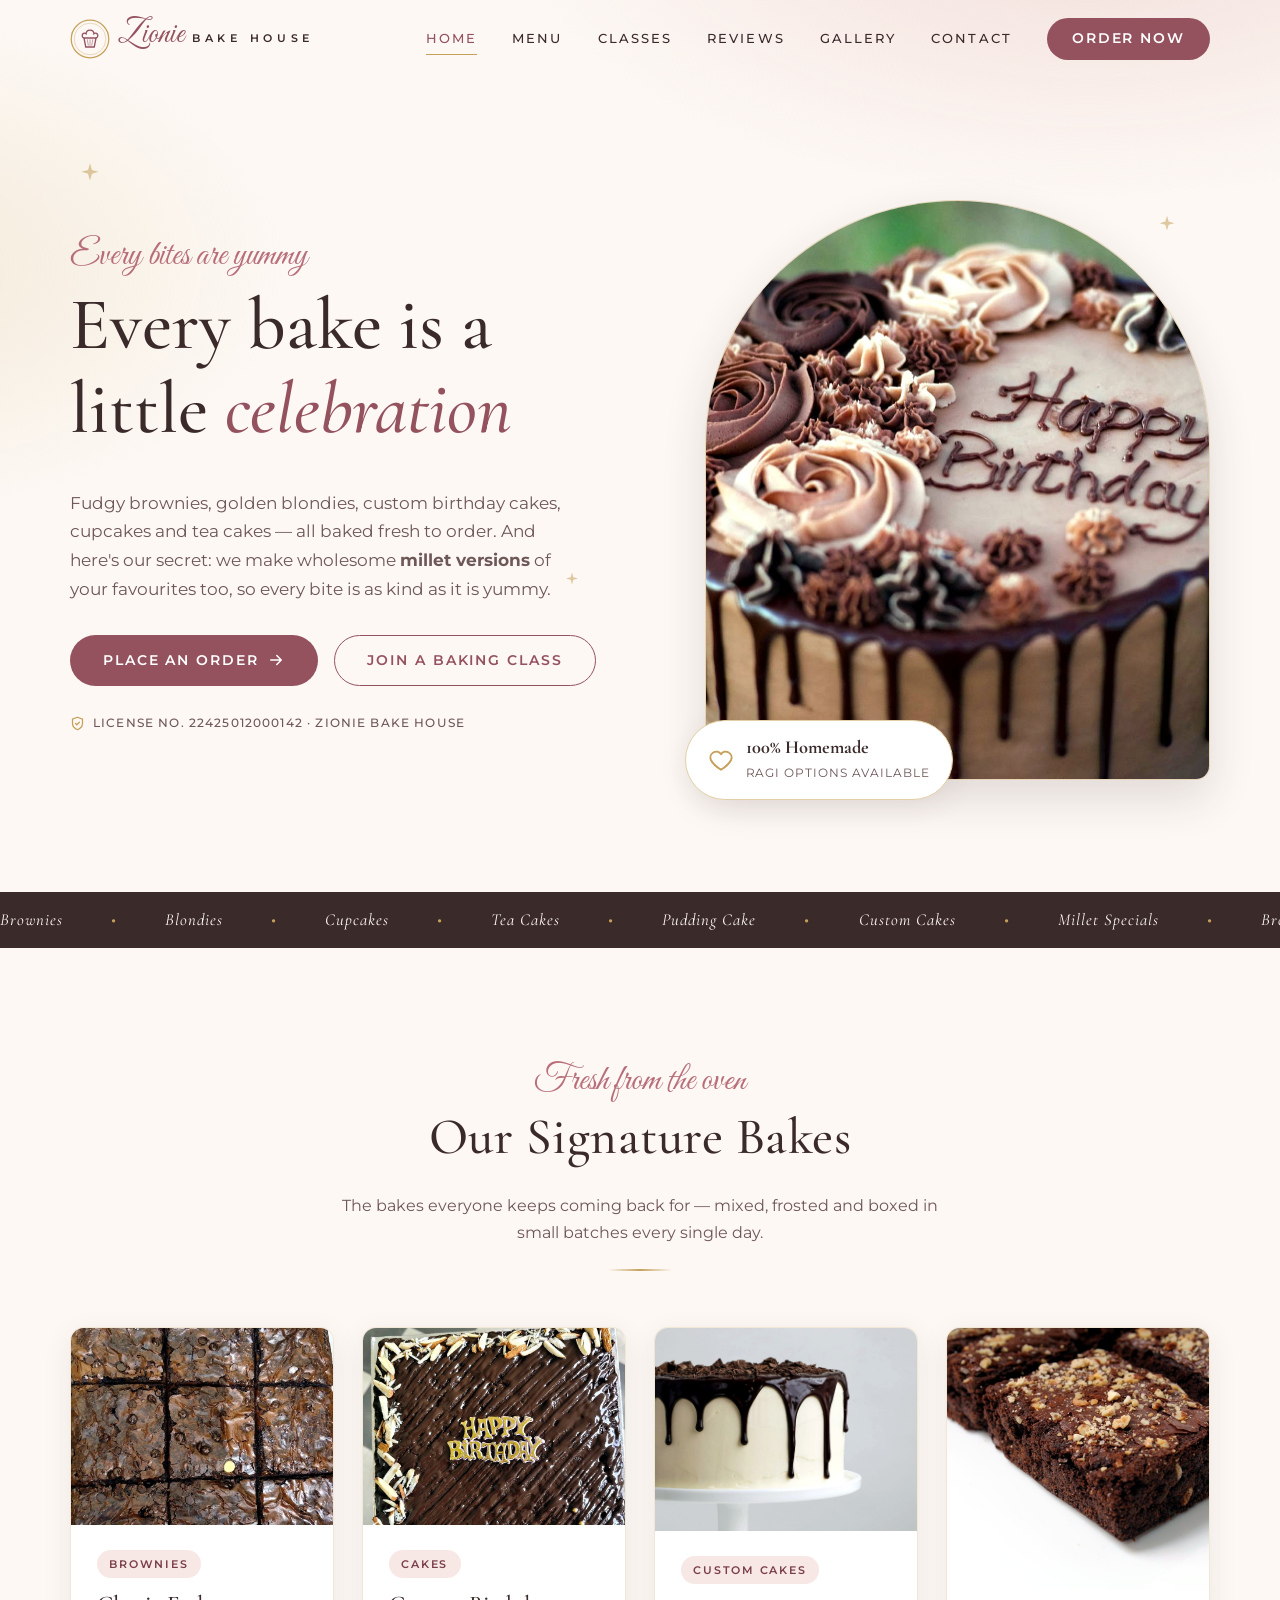
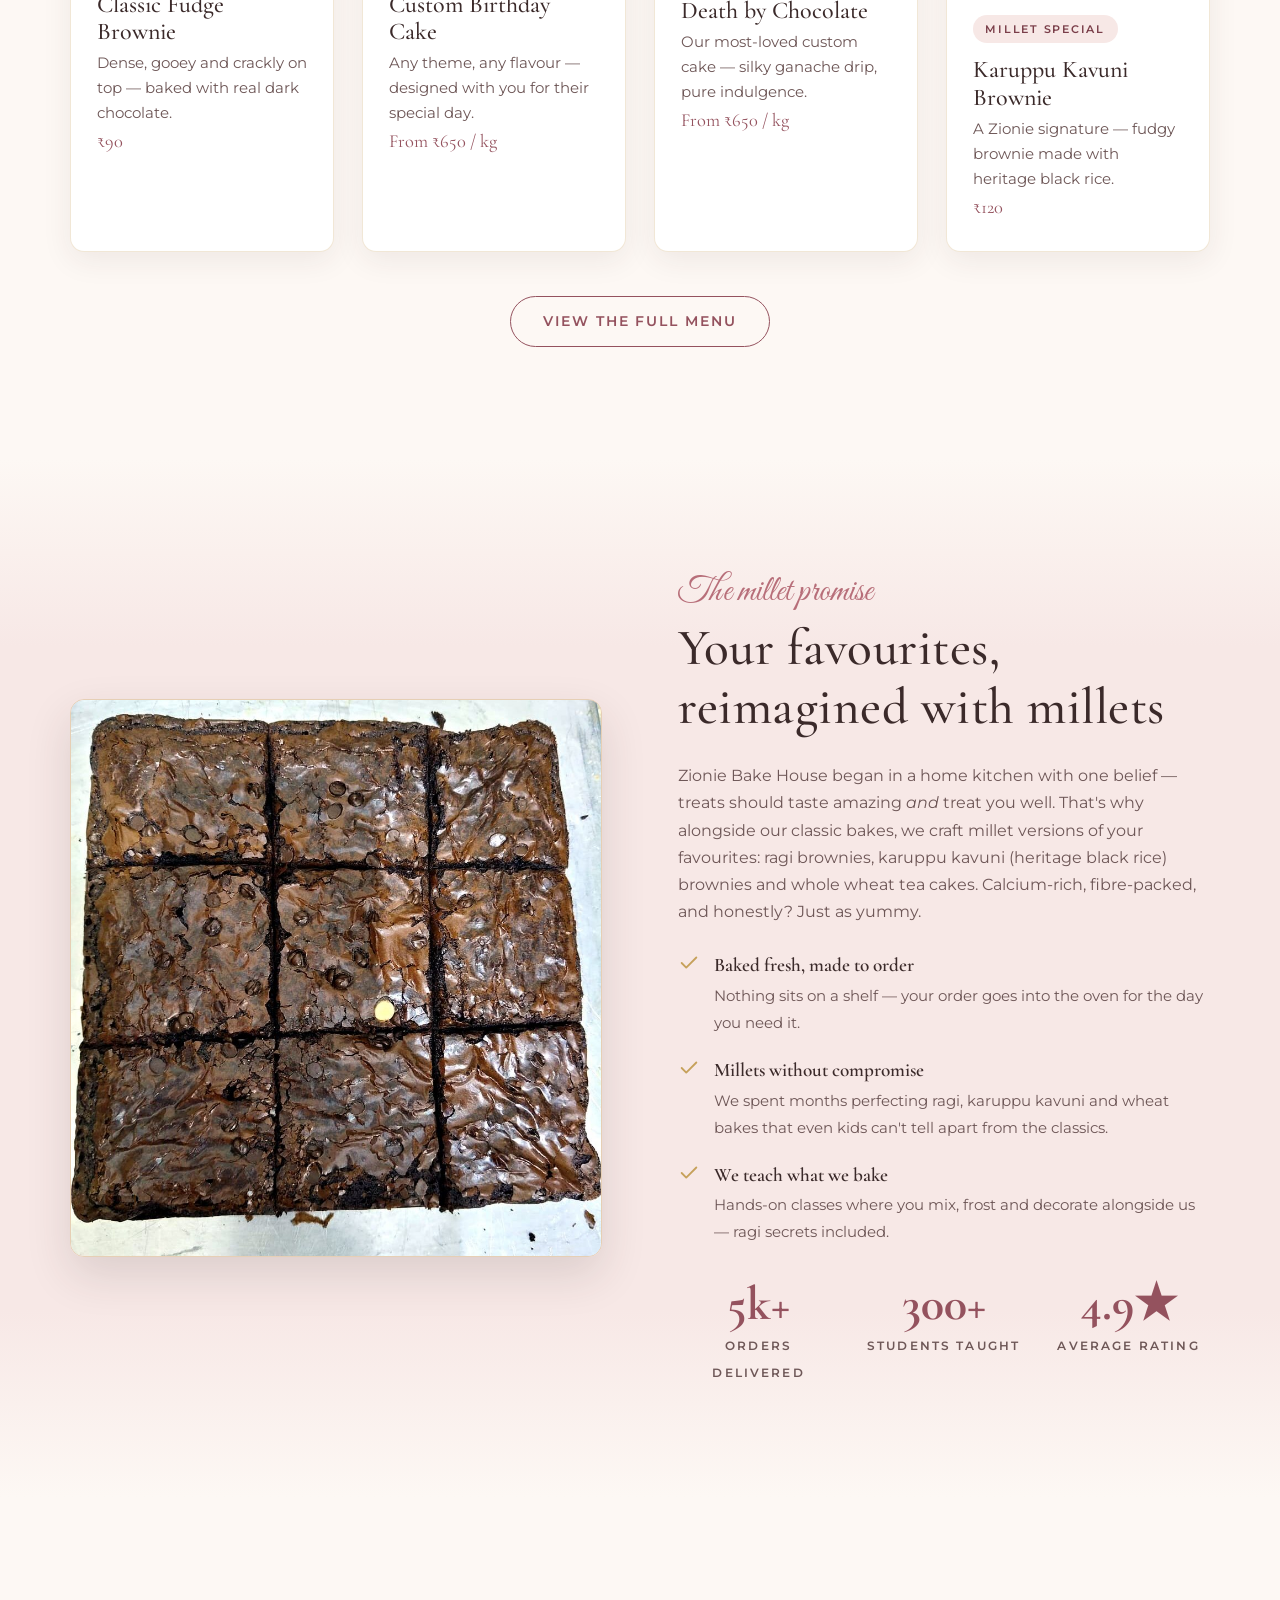
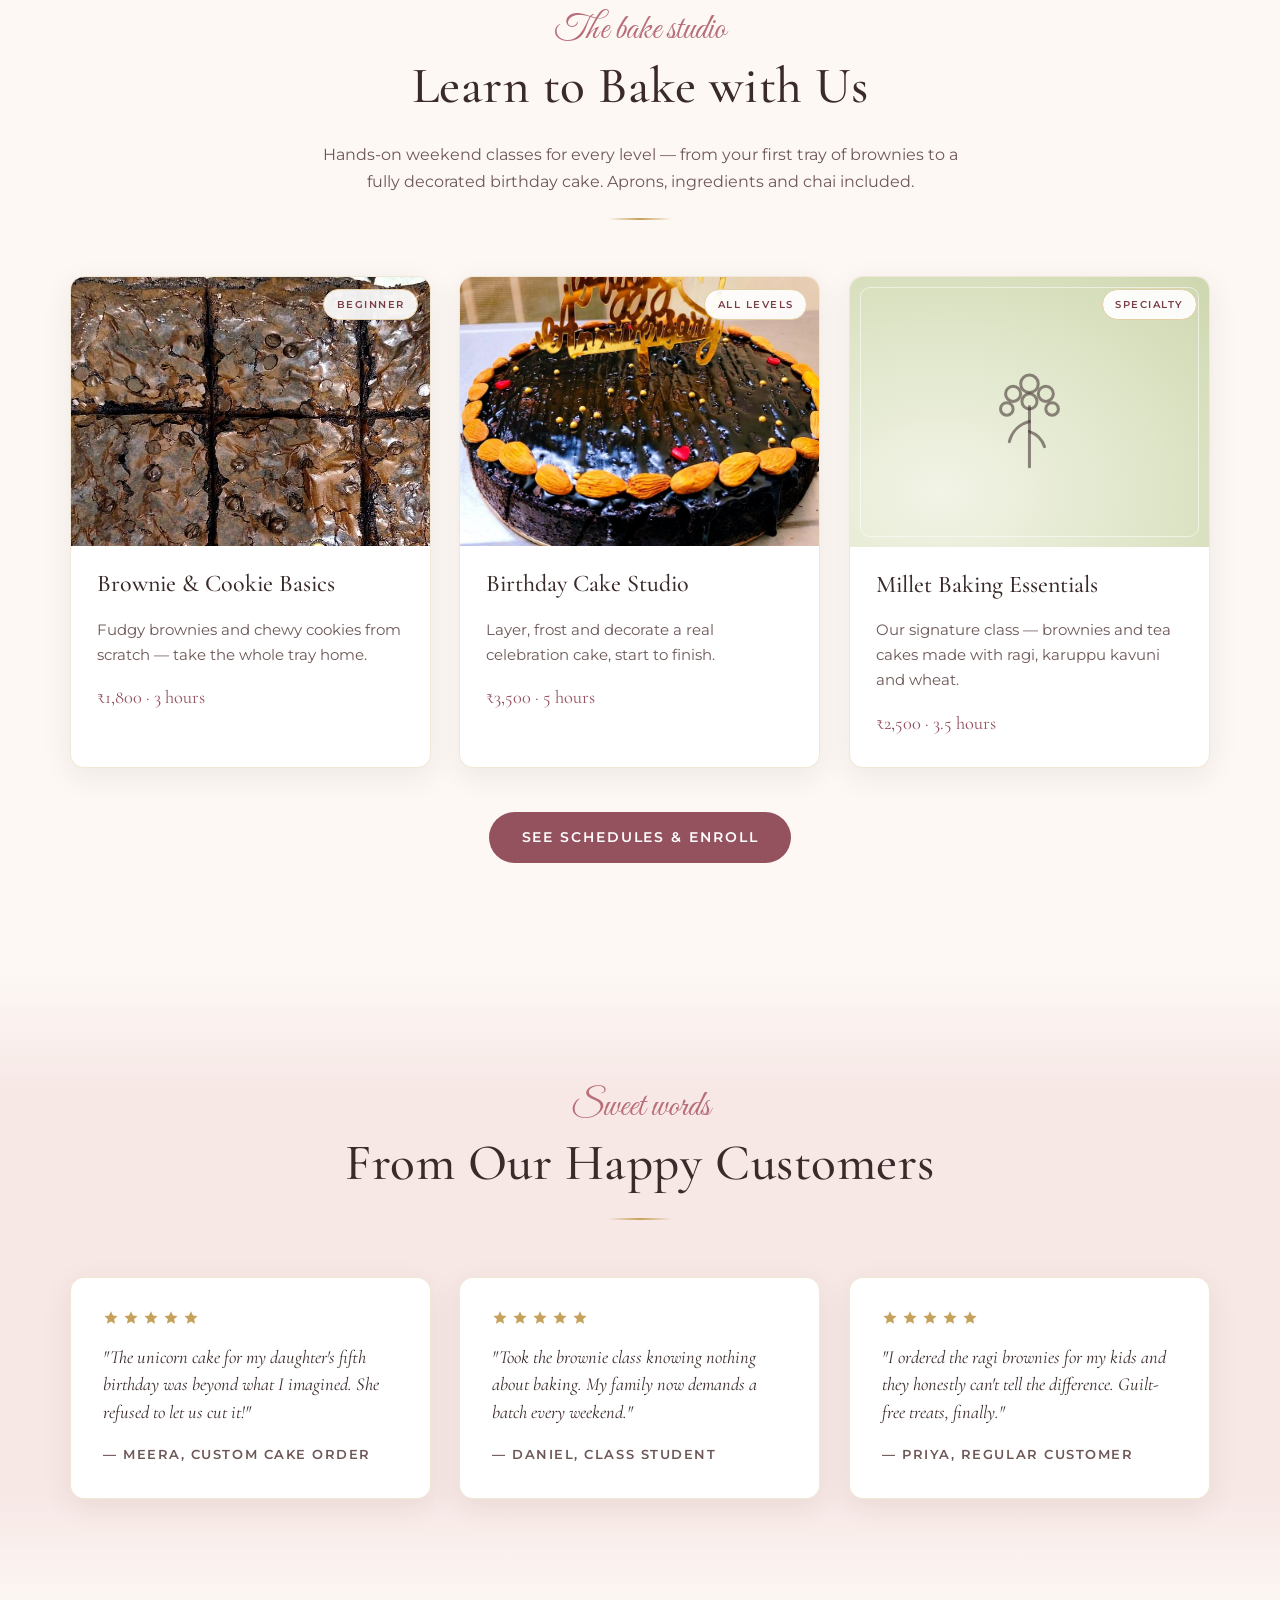
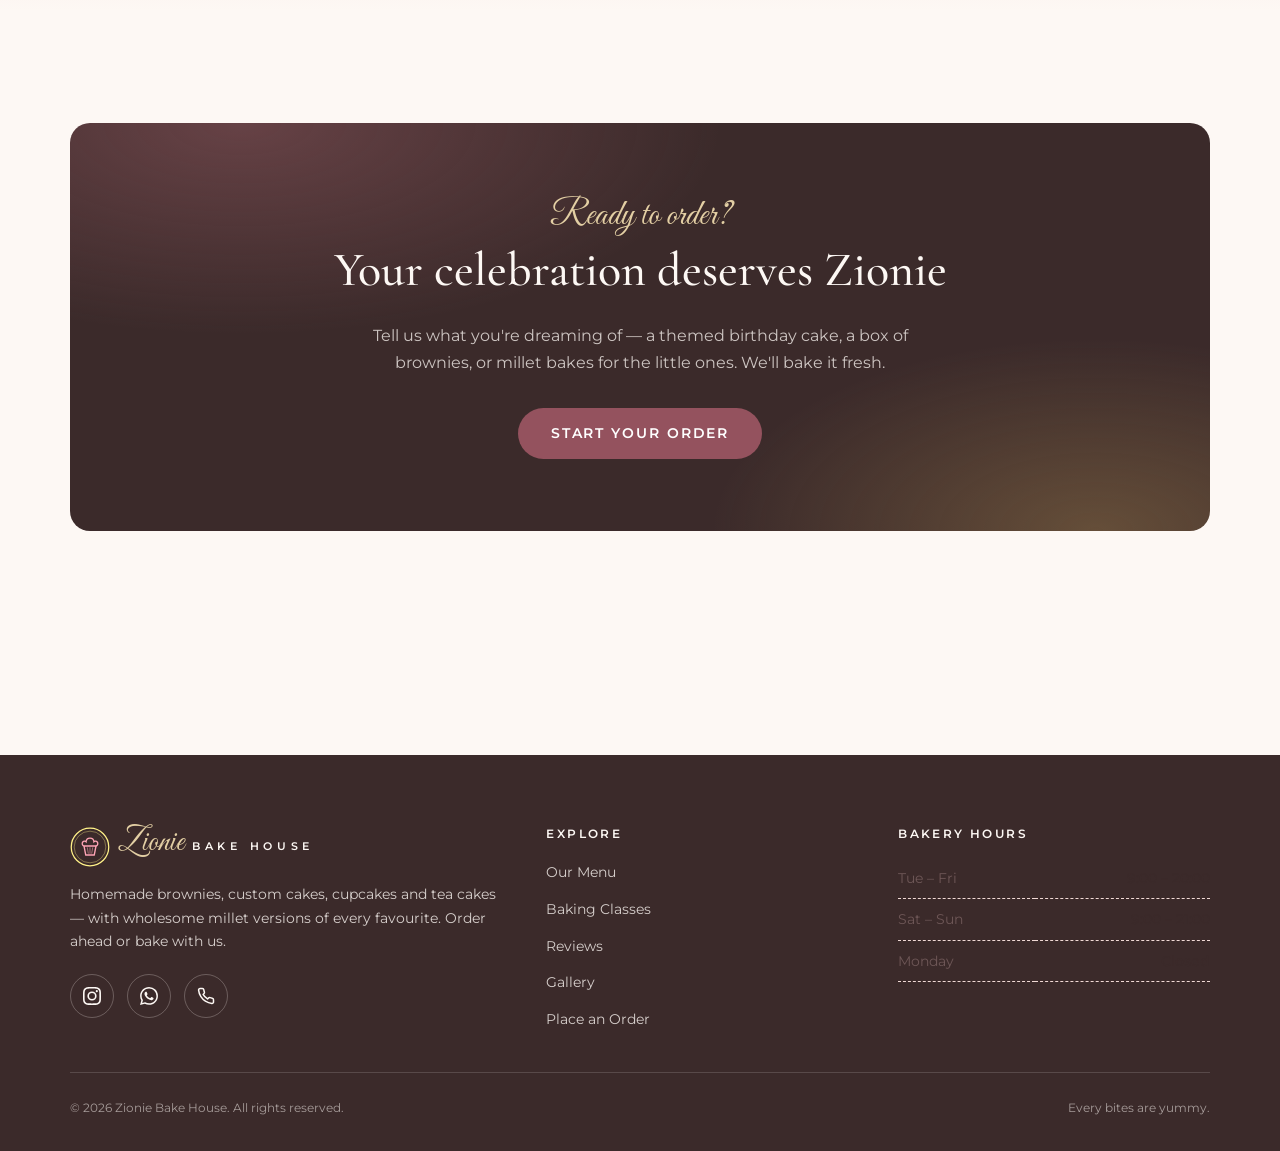
<file: index.html>
<!DOCTYPE html>
<html lang="en">
<head>
  <meta charset="UTF-8" />
  <meta name="viewport" content="width=device-width, initial-scale=1" />
  <title>Zionie Bake House — Brownies, Custom Cakes &amp; Millet Bakes</title>
  <meta name="description" content="Zionie Bake House bakes fudgy brownies, blondies, custom celebration cakes, cupcakes and tea cakes — plus wholesome millet versions of your favourites. Order on WhatsApp or join a baking class." />
  <link rel="stylesheet" href="css/styles.css" />
  <link rel="icon" href="data:image/svg+xml,<svg xmlns='http://www.w3.org/2000/svg' viewBox='0 0 100 100'><text y='0.9em' font-size='90'>🧁</text></svg>" />
</head>
<body>
  <a class="skip-link" href="#main">Skip to content</a>

  <header class="site-header">
    <div class="container nav-bar">
      <a href="index.html" class="brand" aria-label="Zionie Bake House — home">
        <svg class="brand-mark" viewBox="0 0 48 48" fill="none" aria-hidden="true">
          <circle cx="24" cy="24" r="22.5" stroke="#C6A15B" stroke-width="1.5"/>
          <circle cx="24" cy="24" r="19" stroke="#C6A15B" stroke-width="0.75" opacity="0.6"/>
          <path d="M16.2 22.6c-1.6-1-2.1-3.1-.9-4.6 1-1.2 2.9-1.3 4-.3.2-2.5 2.3-4.4 4.7-4.4s4.5 1.9 4.7 4.4c1.1-1 3-.9 4 .3 1.2 1.5.7 3.6-.9 4.6" stroke="#94525E" stroke-width="1.6" stroke-linecap="round"/>
          <path d="M16.8 22.8h14.4l-2.1 10.8H18.9z" stroke="#94525E" stroke-width="1.6" stroke-linejoin="round"/>
          <path d="M20.7 24.4l1.3 7.6M27.3 24.4L26 32M24 24.4v7.8" stroke="#94525E" stroke-width="1" opacity="0.65"/>
        </svg>
        <span class="brand-script">Zionie</span>
        <span class="brand-caps">Bake House</span>
      </a>
      <button class="nav-toggle" aria-expanded="false" aria-label="Toggle navigation menu" aria-controls="nav-menu">
        <span></span><span></span><span></span>
      </button>
      <ul class="nav-links" id="nav-menu">
        <li><a href="index.html" aria-current="page">Home</a></li>
        <li><a href="menu.html">Menu</a></li>
        <li><a href="classes.html">Classes</a></li>
        <li><a href="reviews.html">Reviews</a></li>
        <li><a href="gallery.html">Gallery</a></li>
        <li><a href="contact.html">Contact</a></li>
        <li><a href="contact.html" class="btn btn-primary">Order Now</a></li>
      </ul>
    </div>
  </header>

  <main id="main">

    <!-- ============ HERO ============ -->
    <section class="hero">
      <svg class="float-decor" style="top:18%; left:6%" width="26" height="26" viewBox="0 0 24 24" fill="currentColor" aria-hidden="true"><path d="M12 2l1.8 6.2L20 10l-6.2 1.8L12 18l-1.8-6.2L4 10l6.2-1.8L12 2z"/></svg>
      <svg class="float-decor d2" style="top:64%; left:44%" width="18" height="18" viewBox="0 0 24 24" fill="currentColor" aria-hidden="true"><path d="M12 2l1.8 6.2L20 10l-6.2 1.8L12 18l-1.8-6.2L4 10l6.2-1.8L12 2z"/></svg>
      <svg class="float-decor d3" style="top:24%; right:8%" width="22" height="22" viewBox="0 0 24 24" fill="currentColor" aria-hidden="true"><path d="M12 2l1.8 6.2L20 10l-6.2 1.8L12 18l-1.8-6.2L4 10l6.2-1.8L12 2z"/></svg>

      <div class="container hero-grid">
        <div class="reveal">
          <span class="script-accent">Every bites are yummy</span>
          <h1>Every bake is a little <em>celebration</em></h1>
          <p class="hero-lede">
            Fudgy brownies, golden blondies, custom birthday cakes, cupcakes and tea cakes — all baked
            fresh to order. And here's our secret: we make wholesome <strong>millet versions</strong> of
            your favourites too, so every bite is as kind as it is yummy.
          </p>
          <div class="hero-ctas">
            <a href="contact.html" class="btn btn-primary">
              Place an Order
              <svg viewBox="0 0 24 24" fill="none" stroke="currentColor" stroke-width="2" stroke-linecap="round" stroke-linejoin="round" aria-hidden="true"><path d="M5 12h14M13 6l6 6-6 6"/></svg>
            </a>
            <a href="classes.html" class="btn btn-outline">Join a Baking Class</a>
          </div>
          <p class="legal-note">
            <svg viewBox="0 0 24 24" fill="none" stroke="currentColor" stroke-width="2" stroke-linecap="round" stroke-linejoin="round" aria-hidden="true"><path d="M12 22s8-3.6 8-10V5l-8-3-8 3v7c0 6.4 8 10 8 10z"/><path d="M9 12l2 2 4-4"/></svg>
            License No. 22425012000142 · Zionie Bake House
          </p>
        </div>

        <div class="hero-visual reveal" style="--reveal-delay:150ms">
          <div class="frame">
            <img src="images/hero-cake.jpg" alt="Chocolate drip birthday cake with buttercream roses piped Happy Birthday — baked at Zionie Bake House" style="width:100%; aspect-ratio:4/4.6; object-fit:cover; display:block" />
          </div>
          <div class="hero-badge">
            <svg viewBox="0 0 24 24" fill="none" stroke="currentColor" stroke-width="1.8" stroke-linecap="round" stroke-linejoin="round" aria-hidden="true"><path d="M12 21s-7-4.4-9.3-9A5.4 5.4 0 0112 6.6 5.4 5.4 0 0121.3 12c-2.3 4.6-9.3 9-9.3 9z"/></svg>
            <div>
              <strong>100% Homemade</strong>
              <small>Ragi options available</small>
            </div>
          </div>
        </div>
      </div>
    </section>

    <!-- ============ RIBBON ============ -->
    <div class="ribbon" aria-hidden="true">
      <div class="ribbon-track">
        <span>Brownies <i class="dot">•</i> Blondies <i class="dot">•</i> Cupcakes <i class="dot">•</i> Tea Cakes <i class="dot">•</i> Pudding Cake <i class="dot">•</i> Custom Cakes <i class="dot">•</i> Millet Specials <i class="dot">•</i></span>
        <span>Brownies <i class="dot">•</i> Blondies <i class="dot">•</i> Cupcakes <i class="dot">•</i> Tea Cakes <i class="dot">•</i> Pudding Cake <i class="dot">•</i> Custom Cakes <i class="dot">•</i> Millet Specials <i class="dot">•</i></span>
      </div>
    </div>

    <!-- ============ SIGNATURE COLLECTION ============ -->
    <section class="section">
      <div class="container">
        <div class="section-head center reveal">
          <span class="script-accent">Fresh from the oven</span>
          <h2 class="section-title">Our Signature Bakes</h2>
          <p class="section-intro">The bakes everyone keeps coming back for — mixed, frosted and boxed in small batches every single day.</p>
          <hr class="gold-rule" />
        </div>

        <div class="card-grid" data-stagger="110">
          <article class="card reveal">
            <img class="photo" src="images/menu-fudge-brownie.jpg" alt="Chocolate chip fudge brownies with shiny crackly tops" loading="lazy" />
            <div class="card-body">
              <span class="card-tag">Brownies</span>
              <h3>Classic Fudge Brownie</h3>
              <p>Dense, gooey and crackly on top — baked with real dark chocolate.</p>
              <p class="price">₹90</p>
            </div>
          </article>

          <article class="card reveal">
            <img class="photo" src="images/custom-birthday.jpg" alt="Square chocolate birthday cake with glossy ganache, almond flakes and a gold Happy Birthday topper" loading="lazy" />
            <div class="card-body">
              <span class="card-tag">Cakes</span>
              <h3>Custom Birthday Cake</h3>
              <p>Any theme, any flavour — designed with you for their special day.</p>
              <p class="price">From ₹650 / kg</p>
            </div>
          </article>

          <article class="card reveal">
            <img class="photo" src="images/menu-death-by-chocolate.jpg" alt="Frosted cake with dark chocolate ganache drip and chopped chocolate on top" loading="lazy" />
            <div class="card-body">
              <span class="card-tag">Custom Cakes</span>
              <h3>Death by Chocolate</h3>
              <p>Our most-loved custom cake — silky ganache drip, pure indulgence.</p>
              <p class="price">From ₹650 / kg</p>
            </div>
          </article>

          <article class="card reveal">
            <img class="photo" src="images/menu-kavuni-brownie.jpg" alt="Dark fudgy brownie squares topped with roasted nut crumble" loading="lazy" />
            <div class="card-body">
              <span class="card-tag">Millet Special</span>
              <h3>Karuppu Kavuni Brownie</h3>
              <p>A Zionie signature — fudgy brownie made with heritage black rice.</p>
              <p class="price">₹120</p>
            </div>
          </article>
        </div>

        <div class="center reveal" style="margin-top:2.75rem">
          <a href="menu.html" class="btn btn-outline">View the Full Menu</a>
        </div>
      </div>
    </section>

    <!-- ============ STORY / RAGI ============ -->
    <section class="section blush">
      <div class="container split">
        <div class="frame reveal">
          <img src="images/millet-story.jpg" alt="Fudgy chocolate chip brownies — also baked in ragi and karuppu kavuni millet versions" style="width:100%; aspect-ratio:4/4.2; object-fit:cover; display:block" loading="lazy" />
        </div>
        <div class="reveal" style="--reveal-delay:120ms">
          <span class="script-accent">The millet promise</span>
          <h2 class="section-title">Your favourites, reimagined with millets</h2>
          <p class="section-intro">
            Zionie Bake House began in a home kitchen with one belief — treats should taste amazing
            <em>and</em> treat you well. That's why alongside our classic bakes, we craft millet
            versions of your favourites: ragi brownies, karuppu kavuni (heritage black rice) brownies
            and whole wheat tea cakes. Calcium-rich, fibre-packed, and honestly? Just as yummy.
          </p>
          <ul class="feature-list">
            <li>
              <svg viewBox="0 0 24 24" fill="none" stroke="currentColor" stroke-width="2" stroke-linecap="round" stroke-linejoin="round" aria-hidden="true"><path d="M20 6L9 17l-5-5"/></svg>
              <div><strong>Baked fresh, made to order</strong><span>Nothing sits on a shelf — your order goes into the oven for the day you need it.</span></div>
            </li>
            <li>
              <svg viewBox="0 0 24 24" fill="none" stroke="currentColor" stroke-width="2" stroke-linecap="round" stroke-linejoin="round" aria-hidden="true"><path d="M20 6L9 17l-5-5"/></svg>
              <div><strong>Millets without compromise</strong><span>We spent months perfecting ragi, karuppu kavuni and wheat bakes that even kids can't tell apart from the classics.</span></div>
            </li>
            <li>
              <svg viewBox="0 0 24 24" fill="none" stroke="currentColor" stroke-width="2" stroke-linecap="round" stroke-linejoin="round" aria-hidden="true"><path d="M20 6L9 17l-5-5"/></svg>
              <div><strong>We teach what we bake</strong><span>Hands-on classes where you mix, frost and decorate alongside us — ragi secrets included.</span></div>
            </li>
          </ul>
          <div class="stats" data-stagger="100">
            <div class="stat reveal"><strong>5k+</strong><span>Orders delivered</span></div>
            <div class="stat reveal"><strong>300+</strong><span>Students taught</span></div>
            <div class="stat reveal"><strong>4.9★</strong><span>Average rating</span></div>
          </div>
        </div>
      </div>
    </section>

    <!-- ============ CLASSES TEASER ============ -->
    <section class="section">
      <div class="container">
        <div class="section-head center reveal">
          <span class="script-accent">The bake studio</span>
          <h2 class="section-title">Learn to Bake with Us</h2>
          <p class="section-intro">Hands-on weekend classes for every level — from your first tray of brownies to a fully decorated birthday cake. Aprons, ingredients and chai included.</p>
          <hr class="gold-rule" />
        </div>

        <div class="card-grid" data-stagger="110">
          <article class="card class-card reveal">
            <div style="position:relative">
              <span class="level-badge">Beginner</span>
              <img class="photo" src="images/class-brownie-basics.jpg" alt="Freshly baked chocolate chip brownies cut into squares" loading="lazy" />
            </div>
            <div class="card-body">
              <h3>Brownie &amp; Cookie Basics</h3>
              <p>Fudgy brownies and chewy cookies from scratch — take the whole tray home.</p>
              <p class="price">₹1,800 · 3 hours</p>
            </div>
          </article>

          <article class="card class-card reveal">
            <div style="position:relative">
              <span class="level-badge">All levels</span>
              <img class="photo" src="images/class-cake-studio.jpg" alt="Glazed chocolate celebration cake ringed with almonds" loading="lazy" />
            </div>
            <div class="card-body">
              <h3>Birthday Cake Studio</h3>
              <p>Layer, frost and decorate a real celebration cake, start to finish.</p>
              <p class="price">₹3,500 · 5 hours</p>
            </div>
          </article>

          <article class="card class-card reveal">
            <div style="position:relative">
              <span class="level-badge">Specialty</span>
              <div class="pastry-visual tile-pistache" role="img" aria-label="Illustration of a ragi millet stalk"><svg viewBox="0 0 120 120" fill="none" stroke="currentColor" stroke-width="2.4" stroke-linecap="round" stroke-linejoin="round" aria-hidden="true"><path d="M60 104V56"/><circle cx="60" cy="38" r="7"/><circle cx="47" cy="46" r="6"/><circle cx="73" cy="46" r="6"/><circle cx="42" cy="58" r="5"/><circle cx="78" cy="58" r="5"/><circle cx="60" cy="52" r="6"/><path d="M60 68c-8 2-14 8-16 16M60 76c6 2 10 6 12 12"/></svg></div>
            </div>
            <div class="card-body">
              <h3>Millet Baking Essentials</h3>
              <p>Our signature class — brownies and tea cakes made with ragi, karuppu kavuni and wheat.</p>
              <p class="price">₹2,500 · 3.5 hours</p>
            </div>
          </article>
        </div>

        <div class="center reveal" style="margin-top:2.75rem">
          <a href="classes.html" class="btn btn-primary">See Schedules &amp; Enroll</a>
        </div>
      </div>
    </section>

    <!-- ============ TESTIMONIALS ============ -->
    <section class="section blush">
      <div class="container">
        <div class="section-head center reveal">
          <span class="script-accent">Sweet words</span>
          <h2 class="section-title">From Our Happy Customers</h2>
          <hr class="gold-rule" />
        </div>
        <div class="card-grid" data-stagger="110">
          <div class="quote-card reveal">
            <div class="stars" aria-label="5 out of 5 stars">
              <svg viewBox="0 0 24 24" fill="currentColor" aria-hidden="true"><path d="M12 2l2.9 6.3 6.9.8-5.1 4.7 1.4 6.8L12 17.2 5.9 20.6l1.4-6.8L2.2 9.1l6.9-.8L12 2z"/></svg>
              <svg viewBox="0 0 24 24" fill="currentColor" aria-hidden="true"><path d="M12 2l2.9 6.3 6.9.8-5.1 4.7 1.4 6.8L12 17.2 5.9 20.6l1.4-6.8L2.2 9.1l6.9-.8L12 2z"/></svg>
              <svg viewBox="0 0 24 24" fill="currentColor" aria-hidden="true"><path d="M12 2l2.9 6.3 6.9.8-5.1 4.7 1.4 6.8L12 17.2 5.9 20.6l1.4-6.8L2.2 9.1l6.9-.8L12 2z"/></svg>
              <svg viewBox="0 0 24 24" fill="currentColor" aria-hidden="true"><path d="M12 2l2.9 6.3 6.9.8-5.1 4.7 1.4 6.8L12 17.2 5.9 20.6l1.4-6.8L2.2 9.1l6.9-.8L12 2z"/></svg>
              <svg viewBox="0 0 24 24" fill="currentColor" aria-hidden="true"><path d="M12 2l2.9 6.3 6.9.8-5.1 4.7 1.4 6.8L12 17.2 5.9 20.6l1.4-6.8L2.2 9.1l6.9-.8L12 2z"/></svg>
            </div>
            <blockquote>"The unicorn cake for my daughter's fifth birthday was beyond what I imagined. She refused to let us cut it!"</blockquote>
            <cite>— Meera, custom cake order</cite>
          </div>

          <div class="quote-card reveal">
            <div class="stars" aria-label="5 out of 5 stars">
              <svg viewBox="0 0 24 24" fill="currentColor" aria-hidden="true"><path d="M12 2l2.9 6.3 6.9.8-5.1 4.7 1.4 6.8L12 17.2 5.9 20.6l1.4-6.8L2.2 9.1l6.9-.8L12 2z"/></svg>
              <svg viewBox="0 0 24 24" fill="currentColor" aria-hidden="true"><path d="M12 2l2.9 6.3 6.9.8-5.1 4.7 1.4 6.8L12 17.2 5.9 20.6l1.4-6.8L2.2 9.1l6.9-.8L12 2z"/></svg>
              <svg viewBox="0 0 24 24" fill="currentColor" aria-hidden="true"><path d="M12 2l2.9 6.3 6.9.8-5.1 4.7 1.4 6.8L12 17.2 5.9 20.6l1.4-6.8L2.2 9.1l6.9-.8L12 2z"/></svg>
              <svg viewBox="0 0 24 24" fill="currentColor" aria-hidden="true"><path d="M12 2l2.9 6.3 6.9.8-5.1 4.7 1.4 6.8L12 17.2 5.9 20.6l1.4-6.8L2.2 9.1l6.9-.8L12 2z"/></svg>
              <svg viewBox="0 0 24 24" fill="currentColor" aria-hidden="true"><path d="M12 2l2.9 6.3 6.9.8-5.1 4.7 1.4 6.8L12 17.2 5.9 20.6l1.4-6.8L2.2 9.1l6.9-.8L12 2z"/></svg>
            </div>
            <blockquote>"Took the brownie class knowing nothing about baking. My family now demands a batch every weekend."</blockquote>
            <cite>— Daniel, class student</cite>
          </div>

          <div class="quote-card reveal">
            <div class="stars" aria-label="5 out of 5 stars">
              <svg viewBox="0 0 24 24" fill="currentColor" aria-hidden="true"><path d="M12 2l2.9 6.3 6.9.8-5.1 4.7 1.4 6.8L12 17.2 5.9 20.6l1.4-6.8L2.2 9.1l6.9-.8L12 2z"/></svg>
              <svg viewBox="0 0 24 24" fill="currentColor" aria-hidden="true"><path d="M12 2l2.9 6.3 6.9.8-5.1 4.7 1.4 6.8L12 17.2 5.9 20.6l1.4-6.8L2.2 9.1l6.9-.8L12 2z"/></svg>
              <svg viewBox="0 0 24 24" fill="currentColor" aria-hidden="true"><path d="M12 2l2.9 6.3 6.9.8-5.1 4.7 1.4 6.8L12 17.2 5.9 20.6l1.4-6.8L2.2 9.1l6.9-.8L12 2z"/></svg>
              <svg viewBox="0 0 24 24" fill="currentColor" aria-hidden="true"><path d="M12 2l2.9 6.3 6.9.8-5.1 4.7 1.4 6.8L12 17.2 5.9 20.6l1.4-6.8L2.2 9.1l6.9-.8L12 2z"/></svg>
              <svg viewBox="0 0 24 24" fill="currentColor" aria-hidden="true"><path d="M12 2l2.9 6.3 6.9.8-5.1 4.7 1.4 6.8L12 17.2 5.9 20.6l1.4-6.8L2.2 9.1l6.9-.8L12 2z"/></svg>
            </div>
            <blockquote>"I ordered the ragi brownies for my kids and they honestly can't tell the difference. Guilt-free treats, finally."</blockquote>
            <cite>— Priya, regular customer</cite>
          </div>
        </div>
      </div>
    </section>

    <!-- ============ CTA ============ -->
    <section class="section">
      <div class="container">
        <div class="cta-band reveal">
          <span class="script-accent">Ready to order?</span>
          <h2>Your celebration deserves Zionie</h2>
          <p>Tell us what you're dreaming of — a themed birthday cake, a box of brownies, or millet bakes for the little ones. We'll bake it fresh.</p>
          <a href="contact.html" class="btn btn-primary">Start Your Order</a>
        </div>
      </div>
    </section>
  </main>

  <!-- ============ FOOTER ============ -->
  <footer class="site-footer">
    <div class="container">
      <div class="footer-grid">
        <div>
          <a href="index.html" class="brand" aria-label="Zionie Bake House — home">
            <svg class="brand-mark" viewBox="0 0 48 48" fill="none" aria-hidden="true">
              <circle cx="24" cy="24" r="22.5" stroke="#C6A15B" stroke-width="1.5"/>
              <circle cx="24" cy="24" r="19" stroke="#C6A15B" stroke-width="0.75" opacity="0.6"/>
              <path d="M16.2 22.6c-1.6-1-2.1-3.1-.9-4.6 1-1.2 2.9-1.3 4-.3.2-2.5 2.3-4.4 4.7-4.4s4.5 1.9 4.7 4.4c1.1-1 3-.9 4 .3 1.2 1.5.7 3.6-.9 4.6" stroke="#B76E79" stroke-width="1.6" stroke-linecap="round"/>
              <path d="M16.8 22.8h14.4l-2.1 10.8H18.9z" stroke="#B76E79" stroke-width="1.6" stroke-linejoin="round"/>
              <path d="M20.7 24.4l1.3 7.6M27.3 24.4L26 32M24 24.4v7.8" stroke="#B76E79" stroke-width="1" opacity="0.65"/>
            </svg>
            <span class="brand-script">Zionie</span>
            <span class="brand-caps">Bake House</span>
          </a>
          <p style="margin-top:1rem">Homemade brownies, custom cakes, cupcakes and tea cakes — with wholesome millet versions of every favourite. Order ahead or bake with us.</p>
          <div class="social-row">
            <a href="https://www.instagram.com/zionie_bake_house" target="_blank" rel="noopener" aria-label="Zionie Bake House on Instagram"><svg viewBox="0 0 24 24" fill="currentColor" aria-hidden="true"><path d="M12 2.16c3.2 0 3.58.01 4.85.07 1.17.05 1.8.25 2.23.41.56.22.96.48 1.38.9.42.42.68.82.9 1.38.16.42.36 1.06.41 2.23.06 1.27.07 1.65.07 4.85s-.01 3.58-.07 4.85c-.05 1.17-.25 1.8-.41 2.23-.22.56-.48.96-.9 1.38-.42.42-.82.68-1.38.9-.42.16-1.06.36-2.23.41-1.27.06-1.65.07-4.85.07s-3.58-.01-4.85-.07c-1.17-.05-1.8-.25-2.23-.41a3.72 3.72 0 01-1.38-.9c-.42-.42-.68-.82-.9-1.38-.16-.42-.36-1.06-.41-2.23-.06-1.27-.07-1.65-.07-4.85s.01-3.58.07-4.85c.05-1.17.25-1.8.41-2.23.22-.56.48-.96.9-1.38.42-.42.82-.68 1.38-.9.42-.16 1.06-.36 2.23-.41 1.27-.06 1.65-.07 4.85-.07M12 0C8.74 0 8.33.01 7.05.07 5.78.13 4.9.33 4.14.63c-.79.3-1.46.72-2.13 1.38C1.35 2.68.94 3.35.63 4.14.33 4.9.13 5.78.07 7.05.01 8.33 0 8.74 0 12s.01 3.67.07 4.95c.06 1.27.26 2.15.56 2.91.3.79.72 1.46 1.38 2.13.67.66 1.34 1.08 2.13 1.38.76.3 1.64.5 2.91.56 1.28.06 1.69.07 4.95.07s3.67-.01 4.95-.07c1.27-.06 2.15-.26 2.91-.56.79-.3 1.46-.72 2.13-1.38.66-.67 1.08-1.34 1.38-2.13.3-.76.5-1.64.56-2.91.06-1.28.07-1.69.07-4.95s-.01-3.67-.07-4.95c-.06-1.27-.26-2.15-.56-2.91-.3-.79-.72-1.46-1.38-2.13A5.88 5.88 0 0019.86.63c-.76-.3-1.64-.5-2.91-.56C15.67.01 15.26 0 12 0zm0 5.84A6.16 6.16 0 1018.16 12 6.16 6.16 0 0012 5.84zM12 16a4 4 0 114-4 4 4 0 01-4 4zm7.85-10.4a1.44 1.44 0 11-1.44-1.44 1.44 1.44 0 011.44 1.44z"/></svg></a>
            <a href="https://wa.me/917708915271" target="_blank" rel="noopener" aria-label="Chat with Zionie Bake House on WhatsApp"><svg viewBox="0 0 24 24" fill="currentColor" aria-hidden="true"><path d="M17.47 14.38c-.3-.15-1.76-.87-2.03-.97-.27-.1-.47-.15-.67.15-.2.3-.77.97-.94 1.16-.17.2-.35.22-.64.08-.3-.15-1.26-.46-2.39-1.47-.88-.79-1.48-1.76-1.65-2.06-.17-.3-.02-.46.13-.61.13-.13.3-.35.45-.52.15-.17.2-.3.3-.5.1-.2.05-.37-.03-.52-.07-.15-.67-1.61-.92-2.2-.24-.58-.49-.5-.67-.51-.17-.01-.37-.01-.57-.01-.2 0-.52.07-.79.37-.27.3-1.04 1.02-1.04 2.48s1.07 2.87 1.21 3.07c.15.2 2.1 3.2 5.08 4.49.71.31 1.26.49 1.69.63.71.23 1.36.2 1.87.12.57-.09 1.76-.72 2-1.41.25-.7.25-1.29.18-1.41-.08-.13-.28-.2-.57-.35m-5.42 7.4h-.01a9.87 9.87 0 01-5.03-1.38l-.36-.21-3.74.98 1-3.65-.24-.37a9.86 9.86 0 01-1.51-5.26c0-5.45 4.44-9.88 9.89-9.88 2.64 0 5.12 1.03 6.99 2.9a9.82 9.82 0 012.89 6.99c0 5.45-4.43 9.88-9.88 9.88m8.41-18.3A11.82 11.82 0 0012.05 0C5.5 0 .16 5.34.16 11.89c0 2.1.55 4.14 1.59 5.95L.06 24l6.3-1.65a11.88 11.88 0 005.68 1.45c6.56 0 11.9-5.34 11.9-11.9 0-3.18-1.24-6.16-3.48-8.41z"/></svg></a>
            <a href="tel:+917708915271" aria-label="Call Zionie Bake House"><svg viewBox="0 0 24 24" fill="none" stroke="currentColor" stroke-width="2" stroke-linecap="round" stroke-linejoin="round" aria-hidden="true"><path d="M22 16.92v3a2 2 0 01-2.18 2 19.79 19.79 0 01-8.63-3.07 19.5 19.5 0 01-6-6 19.79 19.79 0 01-3.07-8.67A2 2 0 014.11 2h3a2 2 0 012 1.72c.13.96.36 1.9.7 2.81a2 2 0 01-.45 2.11L8.09 9.91a16 16 0 006 6l1.27-1.27a2 2 0 012.11-.45c.91.34 1.85.57 2.81.7A2 2 0 0122 16.92z"/></svg></a>
          </div>
        </div>
        <div>
          <h4>Explore</h4>
          <ul class="footer-links">
            <li><a href="menu.html">Our Menu</a></li>
            <li><a href="classes.html">Baking Classes</a></li>
            <li><a href="reviews.html">Reviews</a></li>
            <li><a href="gallery.html">Gallery</a></li>
            <li><a href="contact.html">Place an Order</a></li>
          </ul>
        </div>
        <div>
          <h4>Bakery Hours</h4>
          <table class="hours-table">
            <tr><td>Tue – Fri</td><td>9:00 – 20:00</td></tr>
            <tr><td>Sat – Sun</td><td>9:00 – 21:00</td></tr>
            <tr><td>Monday</td><td>Closed</td></tr>
          </table>
        </div>
      </div>
      <div class="footer-bottom">
        <span>© <span id="year">2026</span> Zionie Bake House. All rights reserved.</span>
        <span>Every bites are yummy.</span>
      </div>
    </div>
  </footer>

  <script src="js/main.js" defer></script>
</body>
</html>
</file>
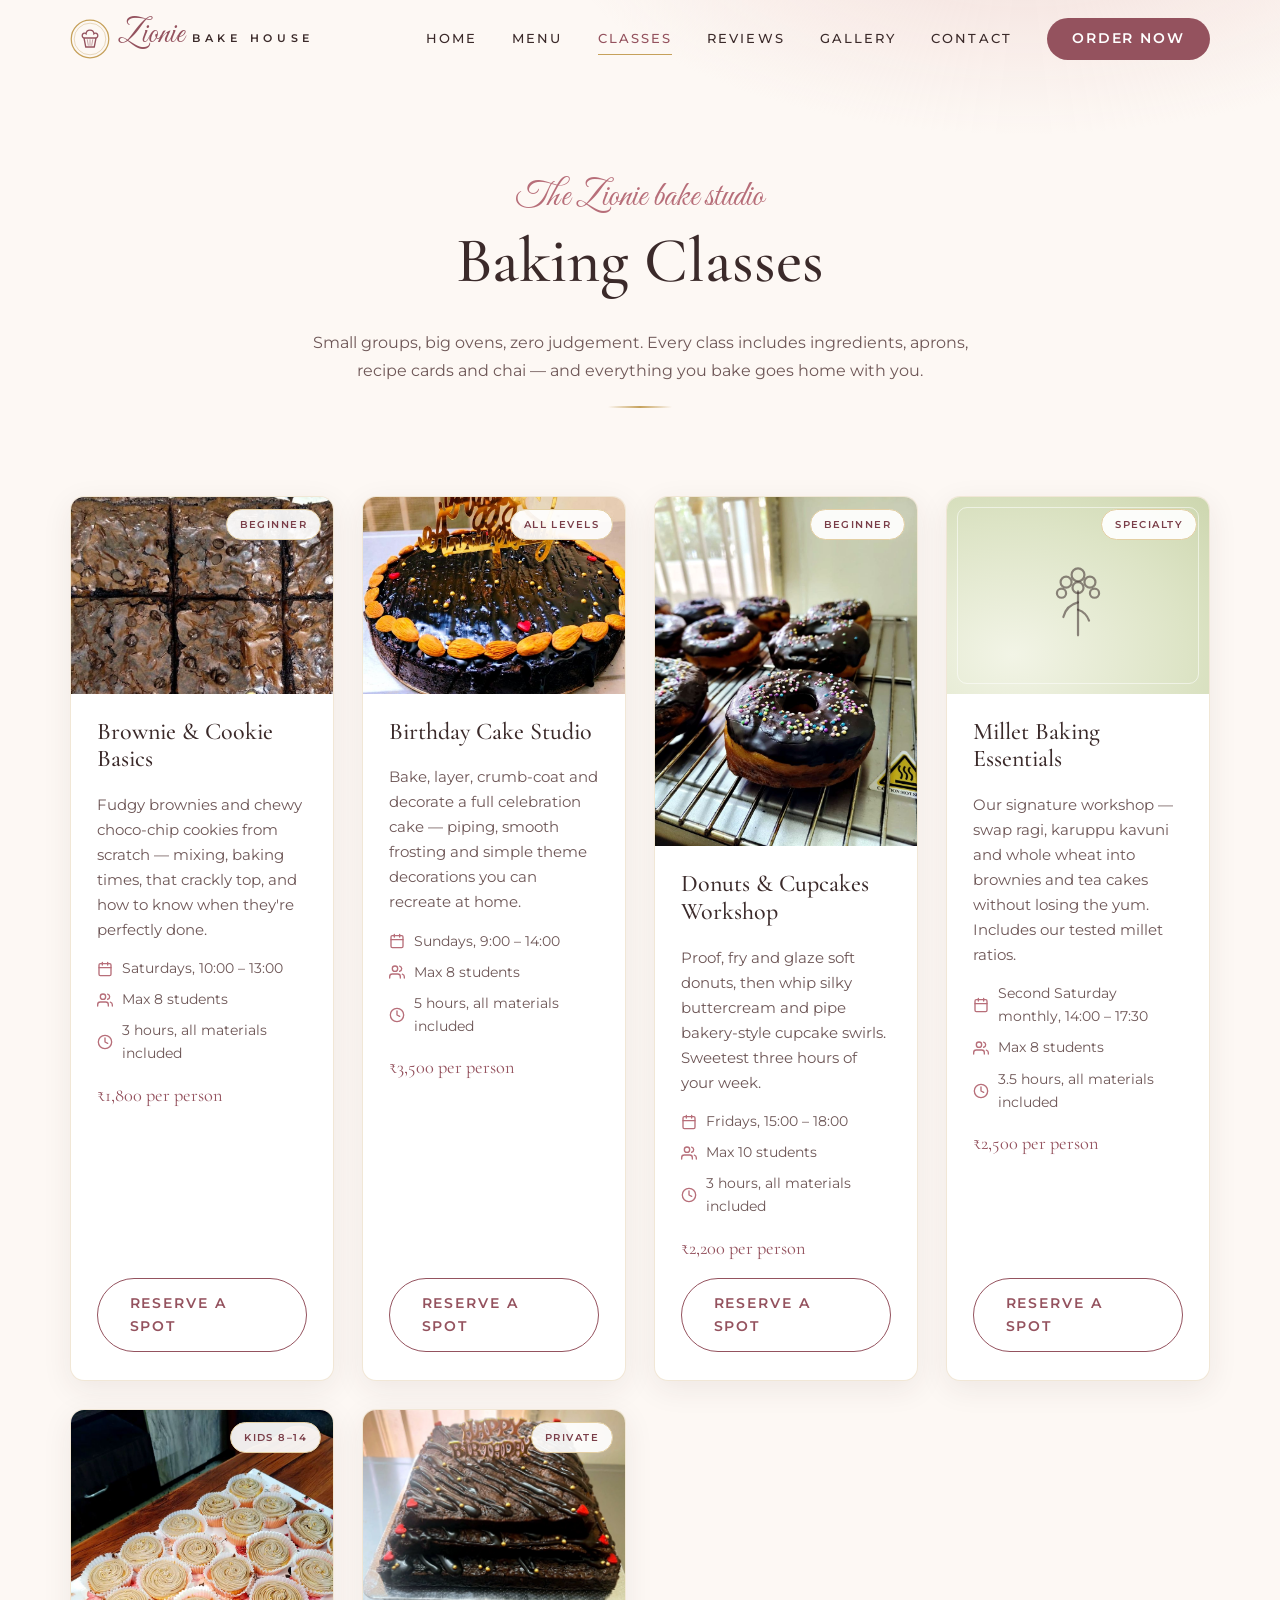
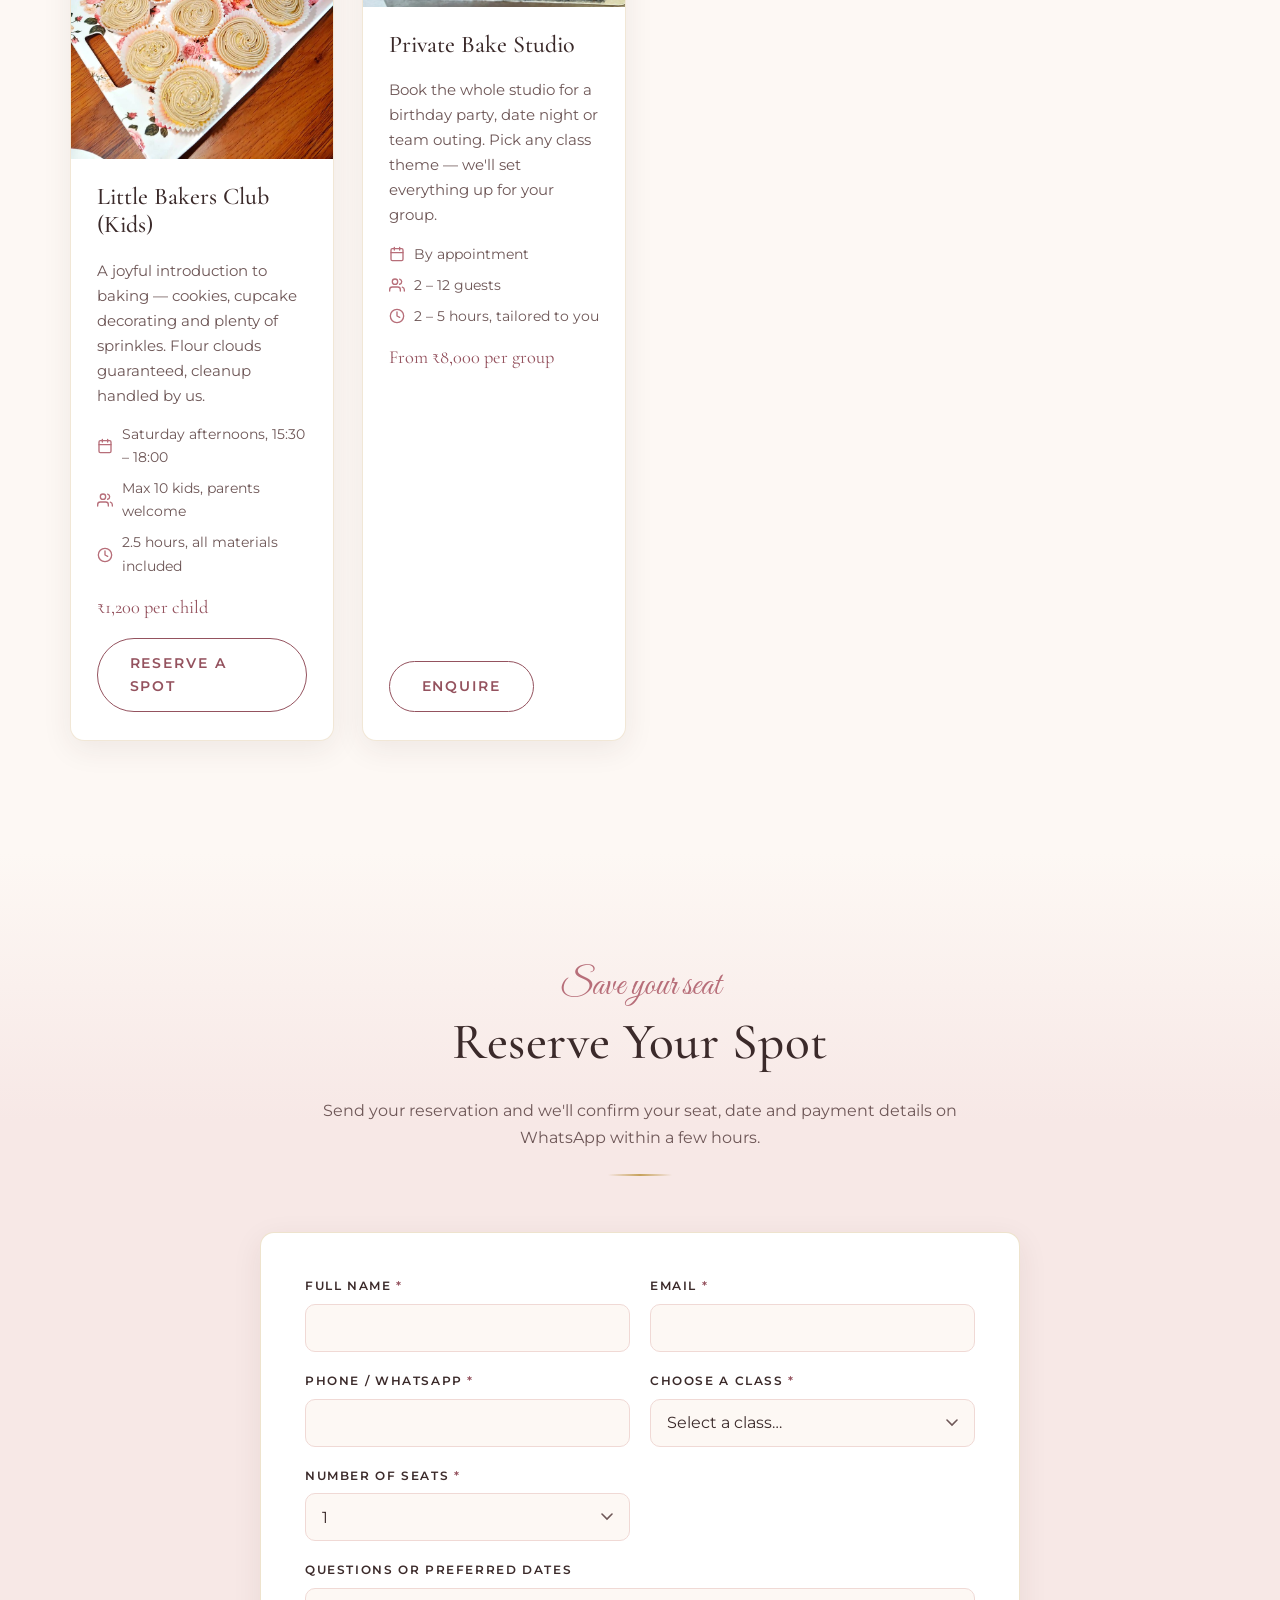
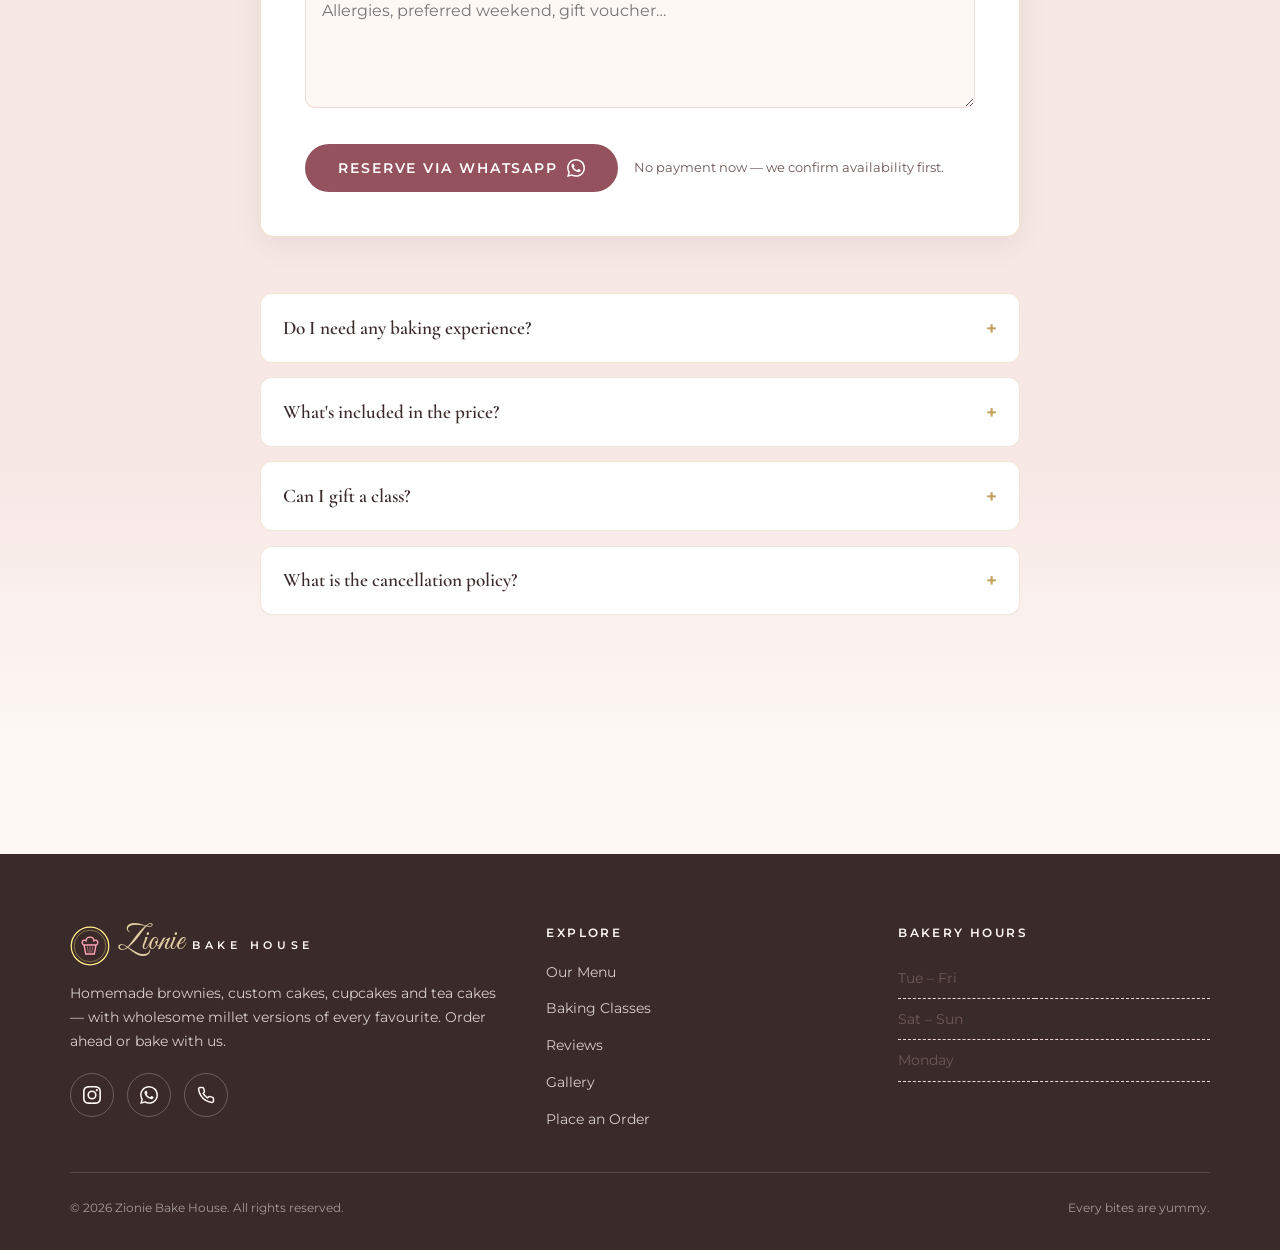
<file: classes.html>
<!DOCTYPE html>
<html lang="en">
<head>
  <meta charset="UTF-8" />
  <meta name="viewport" content="width=device-width, initial-scale=1" />
  <title>Baking Classes — Zionie Bake House | Brownies, Cakes &amp; Ragi Baking</title>
  <meta name="description" content="Hands-on baking classes at Zionie Bake House — brownies, custom birthday cakes, donuts, cupcakes and our signature ragi baking workshop. Small groups, all materials included." />
  <link rel="stylesheet" href="css/styles.css" />
  <link rel="icon" href="data:image/svg+xml,<svg xmlns='http://www.w3.org/2000/svg' viewBox='0 0 100 100'><text y='0.9em' font-size='90'>🧁</text></svg>" />
</head>
<body>
  <a class="skip-link" href="#main">Skip to content</a>

  <header class="site-header">
    <div class="container nav-bar">
      <a href="index.html" class="brand" aria-label="Zionie Bake House — home">
        <svg class="brand-mark" viewBox="0 0 48 48" fill="none" aria-hidden="true">
          <circle cx="24" cy="24" r="22.5" stroke="#C6A15B" stroke-width="1.5"/>
          <circle cx="24" cy="24" r="19" stroke="#C6A15B" stroke-width="0.75" opacity="0.6"/>
          <path d="M16.2 22.6c-1.6-1-2.1-3.1-.9-4.6 1-1.2 2.9-1.3 4-.3.2-2.5 2.3-4.4 4.7-4.4s4.5 1.9 4.7 4.4c1.1-1 3-.9 4 .3 1.2 1.5.7 3.6-.9 4.6" stroke="#94525E" stroke-width="1.6" stroke-linecap="round"/>
          <path d="M16.8 22.8h14.4l-2.1 10.8H18.9z" stroke="#94525E" stroke-width="1.6" stroke-linejoin="round"/>
          <path d="M20.7 24.4l1.3 7.6M27.3 24.4L26 32M24 24.4v7.8" stroke="#94525E" stroke-width="1" opacity="0.65"/>
        </svg>
        <span class="brand-script">Zionie</span>
        <span class="brand-caps">Bake House</span>
      </a>
      <button class="nav-toggle" aria-expanded="false" aria-label="Toggle navigation menu" aria-controls="nav-menu">
        <span></span><span></span><span></span>
      </button>
      <ul class="nav-links" id="nav-menu">
        <li><a href="index.html">Home</a></li>
        <li><a href="menu.html">Menu</a></li>
        <li><a href="classes.html" aria-current="page">Classes</a></li>
        <li><a href="reviews.html">Reviews</a></li>
        <li><a href="gallery.html">Gallery</a></li>
        <li><a href="contact.html">Contact</a></li>
        <li><a href="contact.html" class="btn btn-primary">Order Now</a></li>
      </ul>
    </div>
  </header>

  <main id="main">
    <section class="page-hero">
      <div class="container reveal">
        <span class="script-accent">The Zionie bake studio</span>
        <h1>Baking Classes</h1>
        <p>Small groups, big ovens, zero judgement. Every class includes ingredients, aprons, recipe cards and chai — and everything you bake goes home with you.</p>
        <hr class="gold-rule" />
      </div>
    </section>

    <section class="section" style="padding-top:1rem">
      <div class="container">
        <div class="card-grid" data-stagger="100">

          <article class="card class-card reveal">
            <div style="position:relative">
              <span class="level-badge">Beginner</span>
              <img class="photo" src="images/class-brownie-basics.jpg" alt="Freshly baked chocolate chip brownies cut into squares" loading="lazy" />
            </div>
            <div class="card-body">
              <h3>Brownie &amp; Cookie Basics</h3>
              <p>Fudgy brownies and chewy choco-chip cookies from scratch — mixing, baking times, that crackly top, and how to know when they're perfectly done.</p>
              <ul class="class-meta">
                <li><svg viewBox="0 0 24 24" fill="none" stroke="currentColor" stroke-width="2" stroke-linecap="round" stroke-linejoin="round" aria-hidden="true"><rect x="3" y="4" width="18" height="18" rx="2"/><path d="M16 2v4M8 2v4M3 10h18"/></svg> Saturdays, 10:00 – 13:00</li>
                <li><svg viewBox="0 0 24 24" fill="none" stroke="currentColor" stroke-width="2" stroke-linecap="round" stroke-linejoin="round" aria-hidden="true"><path d="M17 21v-2a4 4 0 00-4-4H5a4 4 0 00-4 4v2"/><circle cx="9" cy="7" r="4"/><path d="M23 21v-2a4 4 0 00-3-3.87M16 3.13a4 4 0 010 7.75"/></svg> Max 8 students</li>
                <li><svg viewBox="0 0 24 24" fill="none" stroke="currentColor" stroke-width="2" stroke-linecap="round" stroke-linejoin="round" aria-hidden="true"><circle cx="12" cy="12" r="10"/><path d="M12 6v6l4 2"/></svg> 3 hours, all materials included</li>
              </ul>
              <p class="price">₹1,800 per person</p>
              <a class="btn btn-outline" href="#enroll" data-class="Brownie &amp; Cookie Basics" onclick="document.getElementById('class-select').value='Brownie & Cookie Basics'">Reserve a Spot</a>
            </div>
          </article>

          <article class="card class-card reveal">
            <div style="position:relative">
              <span class="level-badge">All levels</span>
              <img class="photo" src="images/class-cake-studio.jpg" alt="Glazed chocolate celebration cake ringed with almonds" loading="lazy" />
            </div>
            <div class="card-body">
              <h3>Birthday Cake Studio</h3>
              <p>Bake, layer, crumb-coat and decorate a full celebration cake — piping, smooth frosting and simple theme decorations you can recreate at home.</p>
              <ul class="class-meta">
                <li><svg viewBox="0 0 24 24" fill="none" stroke="currentColor" stroke-width="2" stroke-linecap="round" stroke-linejoin="round" aria-hidden="true"><rect x="3" y="4" width="18" height="18" rx="2"/><path d="M16 2v4M8 2v4M3 10h18"/></svg> Sundays, 9:00 – 14:00</li>
                <li><svg viewBox="0 0 24 24" fill="none" stroke="currentColor" stroke-width="2" stroke-linecap="round" stroke-linejoin="round" aria-hidden="true"><path d="M17 21v-2a4 4 0 00-4-4H5a4 4 0 00-4 4v2"/><circle cx="9" cy="7" r="4"/><path d="M23 21v-2a4 4 0 00-3-3.87M16 3.13a4 4 0 010 7.75"/></svg> Max 8 students</li>
                <li><svg viewBox="0 0 24 24" fill="none" stroke="currentColor" stroke-width="2" stroke-linecap="round" stroke-linejoin="round" aria-hidden="true"><circle cx="12" cy="12" r="10"/><path d="M12 6v6l4 2"/></svg> 5 hours, all materials included</li>
              </ul>
              <p class="price">₹3,500 per person</p>
              <a class="btn btn-outline" href="#enroll" data-class="Birthday Cake Studio" onclick="document.getElementById('class-select').value=this.dataset.class">Reserve a Spot</a>
            </div>
          </article>

          <article class="card class-card reveal">
            <div style="position:relative">
              <span class="level-badge">Beginner</span>
              <img class="photo" src="images/gallery/gallery-03.jpg" alt="Freshly glazed chocolate donuts with rainbow sprinkles" loading="lazy" />
            </div>
            <div class="card-body">
              <h3>Donuts &amp; Cupcakes Workshop</h3>
              <p>Proof, fry and glaze soft donuts, then whip silky buttercream and pipe bakery-style cupcake swirls. Sweetest three hours of your week.</p>
              <ul class="class-meta">
                <li><svg viewBox="0 0 24 24" fill="none" stroke="currentColor" stroke-width="2" stroke-linecap="round" stroke-linejoin="round" aria-hidden="true"><rect x="3" y="4" width="18" height="18" rx="2"/><path d="M16 2v4M8 2v4M3 10h18"/></svg> Fridays, 15:00 – 18:00</li>
                <li><svg viewBox="0 0 24 24" fill="none" stroke="currentColor" stroke-width="2" stroke-linecap="round" stroke-linejoin="round" aria-hidden="true"><path d="M17 21v-2a4 4 0 00-4-4H5a4 4 0 00-4 4v2"/><circle cx="9" cy="7" r="4"/><path d="M23 21v-2a4 4 0 00-3-3.87M16 3.13a4 4 0 010 7.75"/></svg> Max 10 students</li>
                <li><svg viewBox="0 0 24 24" fill="none" stroke="currentColor" stroke-width="2" stroke-linecap="round" stroke-linejoin="round" aria-hidden="true"><circle cx="12" cy="12" r="10"/><path d="M12 6v6l4 2"/></svg> 3 hours, all materials included</li>
              </ul>
              <p class="price">₹2,200 per person</p>
              <a class="btn btn-outline" href="#enroll" data-class="Donuts &amp; Cupcakes Workshop" onclick="document.getElementById('class-select').value='Donuts & Cupcakes Workshop'">Reserve a Spot</a>
            </div>
          </article>

          <article class="card class-card reveal">
            <div style="position:relative">
              <span class="level-badge">Specialty</span>
              <div class="pastry-visual tile-pistache" role="img" aria-label="Illustration of a ragi millet stalk">
                <svg viewBox="0 0 120 120" fill="none" stroke="currentColor" stroke-width="2.4" stroke-linecap="round" stroke-linejoin="round" aria-hidden="true"><path d="M60 104V56"/><circle cx="60" cy="38" r="7"/><circle cx="47" cy="46" r="6"/><circle cx="73" cy="46" r="6"/><circle cx="42" cy="58" r="5"/><circle cx="78" cy="58" r="5"/><circle cx="60" cy="52" r="6"/><path d="M60 68c-8 2-14 8-16 16M60 76c6 2 10 6 12 12"/></svg>
              </div>
            </div>
            <div class="card-body">
              <h3>Millet Baking Essentials</h3>
              <p>Our signature workshop — swap ragi, karuppu kavuni and whole wheat into brownies and tea cakes without losing the yum. Includes our tested millet ratios.</p>
              <ul class="class-meta">
                <li><svg viewBox="0 0 24 24" fill="none" stroke="currentColor" stroke-width="2" stroke-linecap="round" stroke-linejoin="round" aria-hidden="true"><rect x="3" y="4" width="18" height="18" rx="2"/><path d="M16 2v4M8 2v4M3 10h18"/></svg> Second Saturday monthly, 14:00 – 17:30</li>
                <li><svg viewBox="0 0 24 24" fill="none" stroke="currentColor" stroke-width="2" stroke-linecap="round" stroke-linejoin="round" aria-hidden="true"><path d="M17 21v-2a4 4 0 00-4-4H5a4 4 0 00-4 4v2"/><circle cx="9" cy="7" r="4"/><path d="M23 21v-2a4 4 0 00-3-3.87M16 3.13a4 4 0 010 7.75"/></svg> Max 8 students</li>
                <li><svg viewBox="0 0 24 24" fill="none" stroke="currentColor" stroke-width="2" stroke-linecap="round" stroke-linejoin="round" aria-hidden="true"><circle cx="12" cy="12" r="10"/><path d="M12 6v6l4 2"/></svg> 3.5 hours, all materials included</li>
              </ul>
              <p class="price">₹2,500 per person</p>
              <a class="btn btn-outline" href="#enroll" data-class="Millet Baking Essentials" onclick="document.getElementById('class-select').value=this.dataset.class">Reserve a Spot</a>
            </div>
          </article>

          <article class="card class-card reveal">
            <div style="position:relative">
              <span class="level-badge">Kids 8–14</span>
              <img class="photo" src="images/gallery/gallery-11.jpg" alt="Tray of rose-swirl buttercream cupcakes" loading="lazy" />
            </div>
            <div class="card-body">
              <h3>Little Bakers Club (Kids)</h3>
              <p>A joyful introduction to baking — cookies, cupcake decorating and plenty of sprinkles. Flour clouds guaranteed, cleanup handled by us.</p>
              <ul class="class-meta">
                <li><svg viewBox="0 0 24 24" fill="none" stroke="currentColor" stroke-width="2" stroke-linecap="round" stroke-linejoin="round" aria-hidden="true"><rect x="3" y="4" width="18" height="18" rx="2"/><path d="M16 2v4M8 2v4M3 10h18"/></svg> Saturday afternoons, 15:30 – 18:00</li>
                <li><svg viewBox="0 0 24 24" fill="none" stroke="currentColor" stroke-width="2" stroke-linecap="round" stroke-linejoin="round" aria-hidden="true"><path d="M17 21v-2a4 4 0 00-4-4H5a4 4 0 00-4 4v2"/><circle cx="9" cy="7" r="4"/><path d="M23 21v-2a4 4 0 00-3-3.87M16 3.13a4 4 0 010 7.75"/></svg> Max 10 kids, parents welcome</li>
                <li><svg viewBox="0 0 24 24" fill="none" stroke="currentColor" stroke-width="2" stroke-linecap="round" stroke-linejoin="round" aria-hidden="true"><circle cx="12" cy="12" r="10"/><path d="M12 6v6l4 2"/></svg> 2.5 hours, all materials included</li>
              </ul>
              <p class="price">₹1,200 per child</p>
              <a class="btn btn-outline" href="#enroll" data-class="Little Bakers Club (Kids)" onclick="document.getElementById('class-select').value=this.dataset.class">Reserve a Spot</a>
            </div>
          </article>

          <article class="card class-card reveal">
            <div style="position:relative">
              <span class="level-badge">Private</span>
              <img class="photo" src="images/class-private-studio.jpg" alt="Tiered brownie celebration cake made for a private party" loading="lazy" />
            </div>
            <div class="card-body">
              <h3>Private Bake Studio</h3>
              <p>Book the whole studio for a birthday party, date night or team outing. Pick any class theme — we'll set everything up for your group.</p>
              <ul class="class-meta">
                <li><svg viewBox="0 0 24 24" fill="none" stroke="currentColor" stroke-width="2" stroke-linecap="round" stroke-linejoin="round" aria-hidden="true"><rect x="3" y="4" width="18" height="18" rx="2"/><path d="M16 2v4M8 2v4M3 10h18"/></svg> By appointment</li>
                <li><svg viewBox="0 0 24 24" fill="none" stroke="currentColor" stroke-width="2" stroke-linecap="round" stroke-linejoin="round" aria-hidden="true"><path d="M17 21v-2a4 4 0 00-4-4H5a4 4 0 00-4 4v2"/><circle cx="9" cy="7" r="4"/><path d="M23 21v-2a4 4 0 00-3-3.87M16 3.13a4 4 0 010 7.75"/></svg> 2 – 12 guests</li>
                <li><svg viewBox="0 0 24 24" fill="none" stroke="currentColor" stroke-width="2" stroke-linecap="round" stroke-linejoin="round" aria-hidden="true"><circle cx="12" cy="12" r="10"/><path d="M12 6v6l4 2"/></svg> 2 – 5 hours, tailored to you</li>
              </ul>
              <p class="price">From ₹8,000 per group</p>
              <a class="btn btn-outline" href="#enroll" data-class="Private Bake Studio" onclick="document.getElementById('class-select').value=this.dataset.class">Enquire</a>
            </div>
          </article>
        </div>
      </div>
    </section>

    <!-- ============ ENROLLMENT ============ -->
    <section class="section blush" id="enroll">
      <div class="container">
        <div class="section-head center reveal">
          <span class="script-accent">Save your seat</span>
          <h2 class="section-title">Reserve Your Spot</h2>
          <p class="section-intro">Send your reservation and we'll confirm your seat, date and payment details on WhatsApp within a few hours.</p>
          <hr class="gold-rule" />
        </div>

        <div class="form-shell reveal" style="max-width:760px; margin-inline:auto">
          <form id="enroll-form" novalidate>
            <div class="form-grid">
              <div class="field">
                <label for="enroll-name">Full name <span class="req" aria-hidden="true">*</span></label>
                <input type="text" id="enroll-name" name="name" autocomplete="name" required />
                <p class="field-error">Please enter your name.</p>
              </div>
              <div class="field">
                <label for="enroll-email">Email <span class="req" aria-hidden="true">*</span></label>
                <input type="email" id="enroll-email" name="email" autocomplete="email" required />
                <p class="field-error">Please enter a valid email address.</p>
              </div>
              <div class="field">
                <label for="enroll-phone">Phone / WhatsApp <span class="req" aria-hidden="true">*</span></label>
                <input type="tel" id="enroll-phone" name="phone" autocomplete="tel" required />
                <p class="field-error">Please enter your phone number.</p>
              </div>
              <div class="field">
                <label for="class-select">Choose a class <span class="req" aria-hidden="true">*</span></label>
                <select id="class-select" name="class" required>
                  <option value="">Select a class…</option>
                  <option>Brownie &amp; Cookie Basics</option>
                  <option>Birthday Cake Studio</option>
                  <option>Donuts &amp; Cupcakes Workshop</option>
                  <option>Millet Baking Essentials</option>
                  <option>Little Bakers Club (Kids)</option>
                  <option>Private Bake Studio</option>
                </select>
                <p class="field-error">Please choose a class.</p>
              </div>
              <div class="field">
                <label for="enroll-guests">Number of seats <span class="req" aria-hidden="true">*</span></label>
                <select id="enroll-guests" name="guests" required>
                  <option>1</option><option>2</option><option>3</option><option>4</option>
                  <option>5+</option>
                </select>
              </div>
              <div class="field full">
                <label for="enroll-questions">Questions or preferred dates</label>
                <textarea id="enroll-questions" name="questions" rows="4" placeholder="Allergies, preferred weekend, gift voucher…"></textarea>
              </div>
            </div>
            <div class="form-actions">
              <button type="submit" class="btn btn-primary">
                Reserve via WhatsApp
                <svg viewBox="0 0 24 24" fill="currentColor" aria-hidden="true"><path d="M17.47 14.38c-.3-.15-1.76-.87-2.03-.97-.27-.1-.47-.15-.67.15-.2.3-.77.97-.94 1.16-.17.2-.35.22-.64.08-.3-.15-1.26-.46-2.39-1.47-.88-.79-1.48-1.76-1.65-2.06-.17-.3-.02-.46.13-.61.13-.13.3-.35.45-.52.15-.17.2-.3.3-.5.1-.2.05-.37-.03-.52-.07-.15-.67-1.61-.92-2.2-.24-.58-.49-.5-.67-.51-.17-.01-.37-.01-.57-.01-.2 0-.52.07-.79.37-.27.3-1.04 1.02-1.04 2.48s1.07 2.87 1.21 3.07c.15.2 2.1 3.2 5.08 4.49.71.31 1.26.49 1.69.63.71.23 1.36.2 1.87.12.57-.09 1.76-.72 2-1.41.25-.7.25-1.29.18-1.41-.08-.13-.28-.2-.57-.35m-5.42 7.4h-.01a9.87 9.87 0 01-5.03-1.38l-.36-.21-3.74.98 1-3.65-.24-.37a9.86 9.86 0 01-1.51-5.26c0-5.45 4.44-9.88 9.89-9.88 2.64 0 5.12 1.03 6.99 2.9a9.82 9.82 0 012.89 6.99c0 5.45-4.43 9.88-9.88 9.88m8.41-18.3A11.82 11.82 0 0012.05 0C5.5 0 .16 5.34.16 11.89c0 2.1.55 4.14 1.59 5.95L.06 24l6.3-1.65a11.88 11.88 0 005.68 1.45c6.56 0 11.9-5.34 11.9-11.9 0-3.18-1.24-6.16-3.48-8.41z"/></svg>
              </button>
              <span class="form-note">No payment now — we confirm availability first.</span>
            </div>
          </form>
          <div class="form-success" role="status">
            Thank you! Your reservation details are on their way via WhatsApp. We'll confirm your seat shortly.
          </div>
        </div>

        <div class="faq reveal" style="margin-top:3.5rem">
          <details>
            <summary>Do I need any baking experience?</summary>
            <p>Not at all. Beginner classes assume zero experience, and we work the room so nobody gets left behind. The cake studio welcomes everyone from first-timers to hobby bakers.</p>
          </details>
          <details>
            <summary>What's included in the price?</summary>
            <p>Everything — ingredients, equipment, aprons, printed recipe cards, chai and coffee. You take home everything you bake, plus a Zionie Bake House box.</p>
          </details>
          <details>
            <summary>Can I gift a class?</summary>
            <p>Yes! Gift vouchers are available for every class and never expire. Mention it in the reservation form and we'll send a beautifully designed voucher by email.</p>
          </details>
          <details>
            <summary>What is the cancellation policy?</summary>
            <p>Full refund up to 72 hours before class. Inside 72 hours, we'll happily move you to any future date instead.</p>
          </details>
        </div>
      </div>
    </section>
  </main>

  <footer class="site-footer">
    <div class="container">
      <div class="footer-grid">
        <div>
          <a href="index.html" class="brand" aria-label="Zionie Bake House — home">
            <svg class="brand-mark" viewBox="0 0 48 48" fill="none" aria-hidden="true">
              <circle cx="24" cy="24" r="22.5" stroke="#C6A15B" stroke-width="1.5"/>
              <circle cx="24" cy="24" r="19" stroke="#C6A15B" stroke-width="0.75" opacity="0.6"/>
              <path d="M16.2 22.6c-1.6-1-2.1-3.1-.9-4.6 1-1.2 2.9-1.3 4-.3.2-2.5 2.3-4.4 4.7-4.4s4.5 1.9 4.7 4.4c1.1-1 3-.9 4 .3 1.2 1.5.7 3.6-.9 4.6" stroke="#B76E79" stroke-width="1.6" stroke-linecap="round"/>
              <path d="M16.8 22.8h14.4l-2.1 10.8H18.9z" stroke="#B76E79" stroke-width="1.6" stroke-linejoin="round"/>
              <path d="M20.7 24.4l1.3 7.6M27.3 24.4L26 32M24 24.4v7.8" stroke="#B76E79" stroke-width="1" opacity="0.65"/>
            </svg>
            <span class="brand-script">Zionie</span>
            <span class="brand-caps">Bake House</span>
          </a>
          <p style="margin-top:1rem">Homemade brownies, custom cakes, cupcakes and tea cakes — with wholesome millet versions of every favourite. Order ahead or bake with us.</p>
          <div class="social-row">
            <a href="https://www.instagram.com/zionie_bake_house" target="_blank" rel="noopener" aria-label="Zionie Bake House on Instagram"><svg viewBox="0 0 24 24" fill="currentColor" aria-hidden="true"><path d="M12 2.16c3.2 0 3.58.01 4.85.07 1.17.05 1.8.25 2.23.41.56.22.96.48 1.38.9.42.42.68.82.9 1.38.16.42.36 1.06.41 2.23.06 1.27.07 1.65.07 4.85s-.01 3.58-.07 4.85c-.05 1.17-.25 1.8-.41 2.23-.22.56-.48.96-.9 1.38-.42.42-.82.68-1.38.9-.42.16-1.06.36-2.23.41-1.27.06-1.65.07-4.85.07s-3.58-.01-4.85-.07c-1.17-.05-1.8-.25-2.23-.41a3.72 3.72 0 01-1.38-.9c-.42-.42-.68-.82-.9-1.38-.16-.42-.36-1.06-.41-2.23-.06-1.27-.07-1.65-.07-4.85s.01-3.58.07-4.85c.05-1.17.25-1.8.41-2.23.22-.56.48-.96.9-1.38.42-.42.82-.68 1.38-.9.42-.16 1.06-.36 2.23-.41 1.27-.06 1.65-.07 4.85-.07M12 0C8.74 0 8.33.01 7.05.07 5.78.13 4.9.33 4.14.63c-.79.3-1.46.72-2.13 1.38C1.35 2.68.94 3.35.63 4.14.33 4.9.13 5.78.07 7.05.01 8.33 0 8.74 0 12s.01 3.67.07 4.95c.06 1.27.26 2.15.56 2.91.3.79.72 1.46 1.38 2.13.67.66 1.34 1.08 2.13 1.38.76.3 1.64.5 2.91.56 1.28.06 1.69.07 4.95.07s3.67-.01 4.95-.07c1.27-.06 2.15-.26 2.91-.56.79-.3 1.46-.72 2.13-1.38.66-.67 1.08-1.34 1.38-2.13.3-.76.5-1.64.56-2.91.06-1.28.07-1.69.07-4.95s-.01-3.67-.07-4.95c-.06-1.27-.26-2.15-.56-2.91-.3-.79-.72-1.46-1.38-2.13A5.88 5.88 0 0019.86.63c-.76-.3-1.64-.5-2.91-.56C15.67.01 15.26 0 12 0zm0 5.84A6.16 6.16 0 1018.16 12 6.16 6.16 0 0012 5.84zM12 16a4 4 0 114-4 4 4 0 01-4 4zm7.85-10.4a1.44 1.44 0 11-1.44-1.44 1.44 1.44 0 011.44 1.44z"/></svg></a>
            <a href="https://wa.me/917708915271" target="_blank" rel="noopener" aria-label="Chat with Zionie Bake House on WhatsApp"><svg viewBox="0 0 24 24" fill="currentColor" aria-hidden="true"><path d="M17.47 14.38c-.3-.15-1.76-.87-2.03-.97-.27-.1-.47-.15-.67.15-.2.3-.77.97-.94 1.16-.17.2-.35.22-.64.08-.3-.15-1.26-.46-2.39-1.47-.88-.79-1.48-1.76-1.65-2.06-.17-.3-.02-.46.13-.61.13-.13.3-.35.45-.52.15-.17.2-.3.3-.5.1-.2.05-.37-.03-.52-.07-.15-.67-1.61-.92-2.2-.24-.58-.49-.5-.67-.51-.17-.01-.37-.01-.57-.01-.2 0-.52.07-.79.37-.27.3-1.04 1.02-1.04 2.48s1.07 2.87 1.21 3.07c.15.2 2.1 3.2 5.08 4.49.71.31 1.26.49 1.69.63.71.23 1.36.2 1.87.12.57-.09 1.76-.72 2-1.41.25-.7.25-1.29.18-1.41-.08-.13-.28-.2-.57-.35m-5.42 7.4h-.01a9.87 9.87 0 01-5.03-1.38l-.36-.21-3.74.98 1-3.65-.24-.37a9.86 9.86 0 01-1.51-5.26c0-5.45 4.44-9.88 9.89-9.88 2.64 0 5.12 1.03 6.99 2.9a9.82 9.82 0 012.89 6.99c0 5.45-4.43 9.88-9.88 9.88m8.41-18.3A11.82 11.82 0 0012.05 0C5.5 0 .16 5.34.16 11.89c0 2.1.55 4.14 1.59 5.95L.06 24l6.3-1.65a11.88 11.88 0 005.68 1.45c6.56 0 11.9-5.34 11.9-11.9 0-3.18-1.24-6.16-3.48-8.41z"/></svg></a>
            <a href="tel:+917708915271" aria-label="Call Zionie Bake House"><svg viewBox="0 0 24 24" fill="none" stroke="currentColor" stroke-width="2" stroke-linecap="round" stroke-linejoin="round" aria-hidden="true"><path d="M22 16.92v3a2 2 0 01-2.18 2 19.79 19.79 0 01-8.63-3.07 19.5 19.5 0 01-6-6 19.79 19.79 0 01-3.07-8.67A2 2 0 014.11 2h3a2 2 0 012 1.72c.13.96.36 1.9.7 2.81a2 2 0 01-.45 2.11L8.09 9.91a16 16 0 006 6l1.27-1.27a2 2 0 012.11-.45c.91.34 1.85.57 2.81.7A2 2 0 0122 16.92z"/></svg></a>
          </div>
        </div>
        <div>
          <h4>Explore</h4>
          <ul class="footer-links">
            <li><a href="menu.html">Our Menu</a></li>
            <li><a href="classes.html">Baking Classes</a></li>
            <li><a href="reviews.html">Reviews</a></li>
            <li><a href="gallery.html">Gallery</a></li>
            <li><a href="contact.html">Place an Order</a></li>
          </ul>
        </div>
        <div>
          <h4>Bakery Hours</h4>
          <table class="hours-table">
            <tr><td>Tue – Fri</td><td>9:00 – 20:00</td></tr>
            <tr><td>Sat – Sun</td><td>9:00 – 21:00</td></tr>
            <tr><td>Monday</td><td>Closed</td></tr>
          </table>
        </div>
      </div>
      <div class="footer-bottom">
        <span>© <span id="year">2026</span> Zionie Bake House. All rights reserved.</span>
        <span>Every bites are yummy.</span>
      </div>
    </div>
  </footer>

  <script src="js/main.js" defer></script>
</body>
</html>
</file>
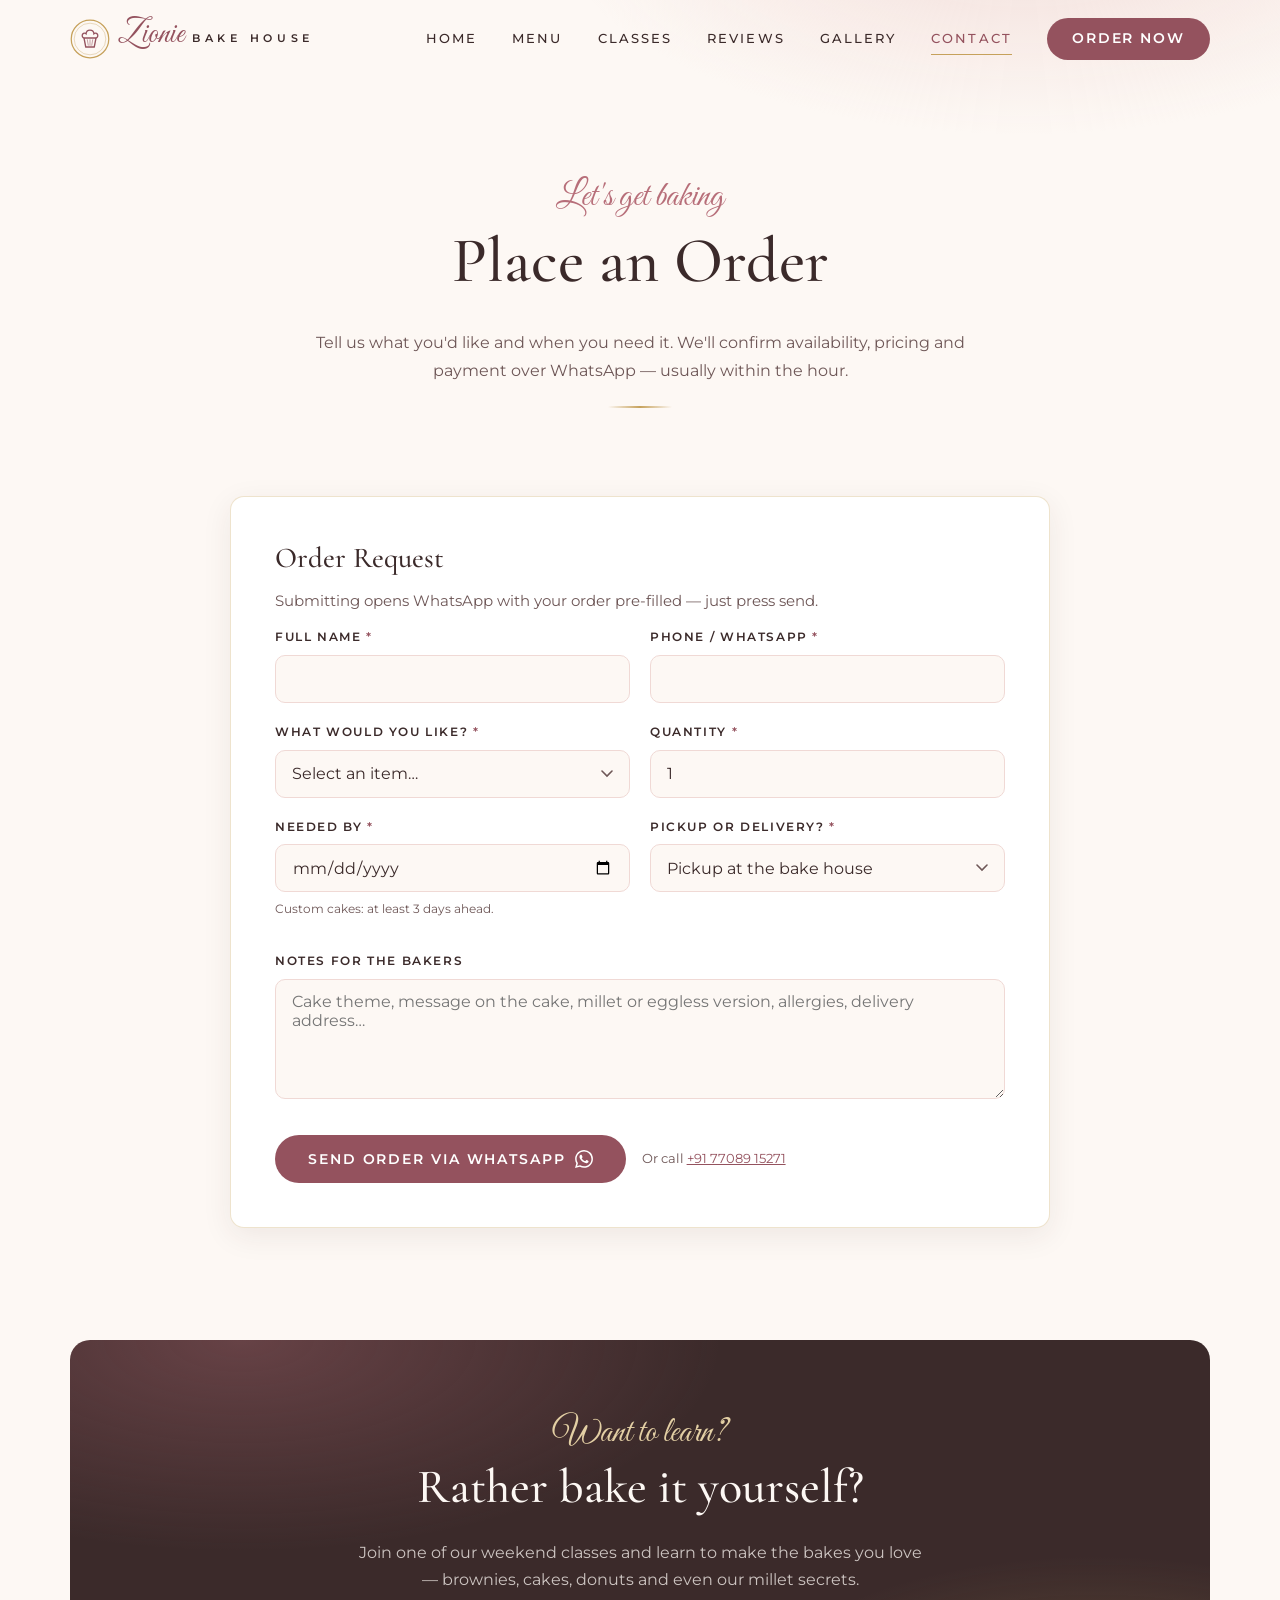
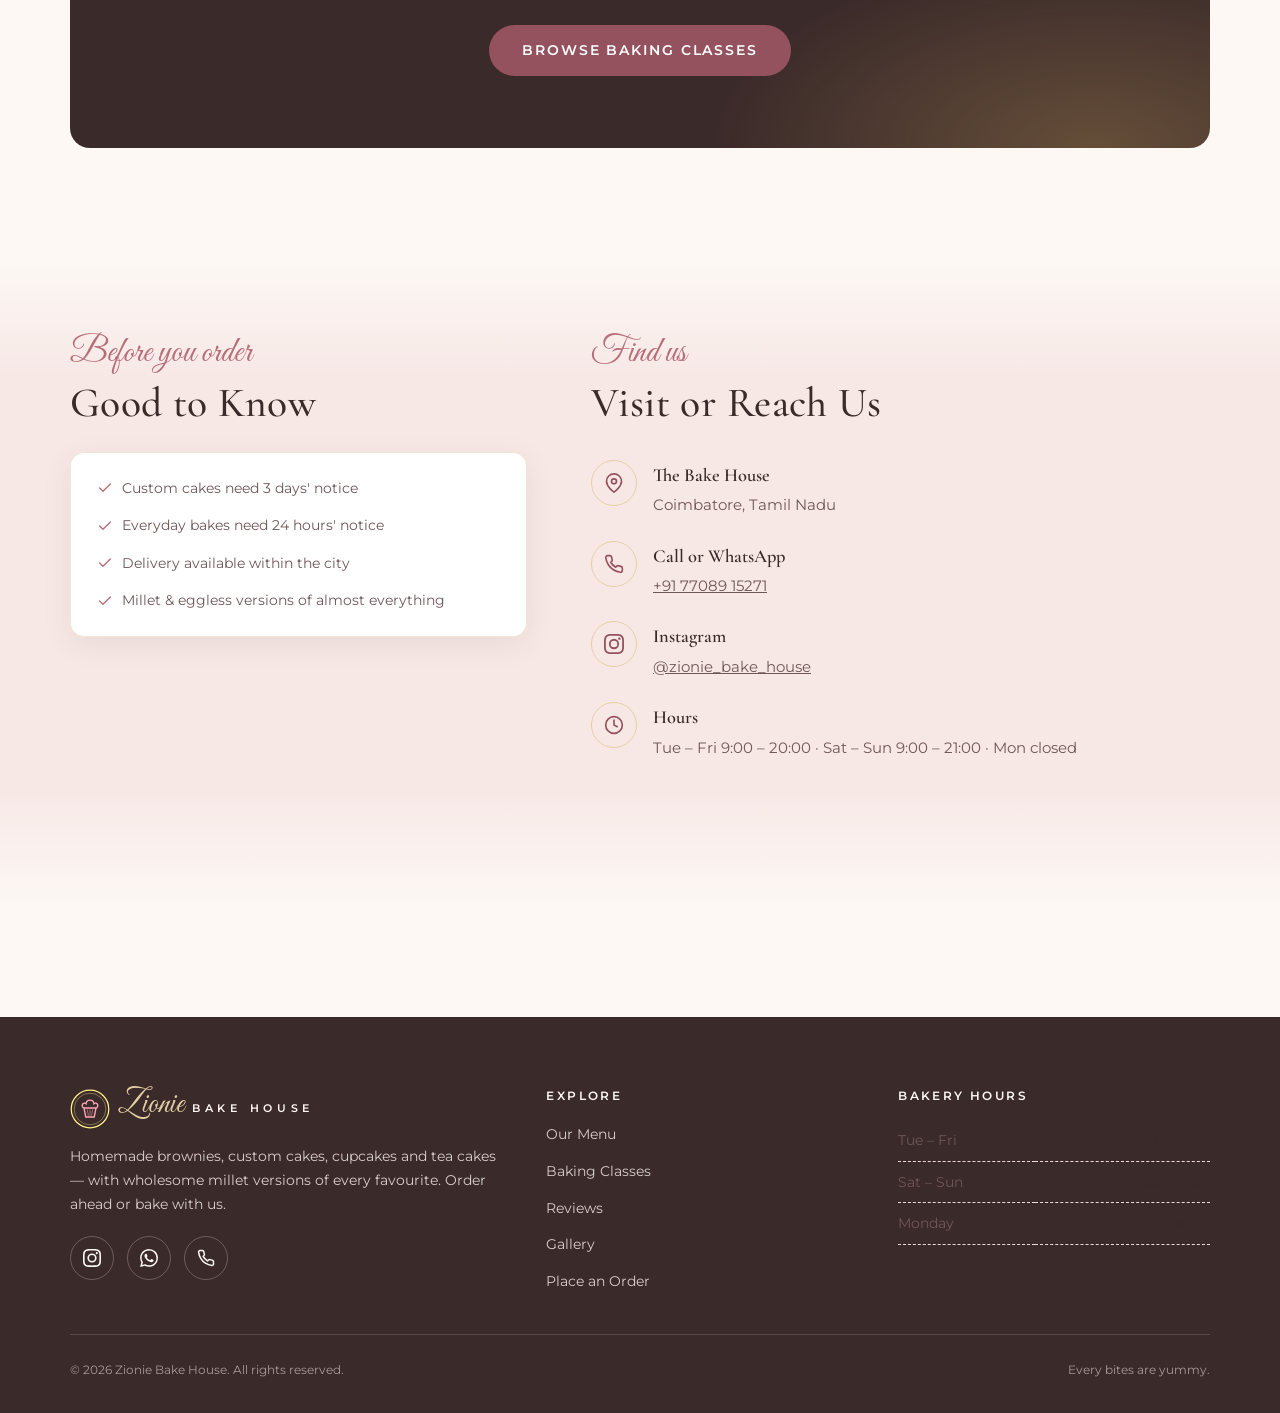
<file: contact.html>
<!DOCTYPE html>
<html lang="en">
<head>
  <meta charset="UTF-8" />
  <meta name="viewport" content="width=device-width, initial-scale=1" />
  <title>Order &amp; Contact — Zionie Bake House</title>
  <meta name="description" content="Place an order with Zionie Bake House — brownies, custom celebration cakes, cupcakes, tea cakes and millet specials. Send your order and confirm instantly on WhatsApp." />
  <link rel="stylesheet" href="css/styles.css" />
  <link rel="icon" href="data:image/svg+xml,<svg xmlns='http://www.w3.org/2000/svg' viewBox='0 0 100 100'><text y='0.9em' font-size='90'>🧁</text></svg>" />
</head>
<body>
  <a class="skip-link" href="#main">Skip to content</a>

  <header class="site-header">
    <div class="container nav-bar">
      <a href="index.html" class="brand" aria-label="Zionie Bake House — home">
        <svg class="brand-mark" viewBox="0 0 48 48" fill="none" aria-hidden="true">
          <circle cx="24" cy="24" r="22.5" stroke="#C6A15B" stroke-width="1.5"/>
          <circle cx="24" cy="24" r="19" stroke="#C6A15B" stroke-width="0.75" opacity="0.6"/>
          <path d="M16.2 22.6c-1.6-1-2.1-3.1-.9-4.6 1-1.2 2.9-1.3 4-.3.2-2.5 2.3-4.4 4.7-4.4s4.5 1.9 4.7 4.4c1.1-1 3-.9 4 .3 1.2 1.5.7 3.6-.9 4.6" stroke="#94525E" stroke-width="1.6" stroke-linecap="round"/>
          <path d="M16.8 22.8h14.4l-2.1 10.8H18.9z" stroke="#94525E" stroke-width="1.6" stroke-linejoin="round"/>
          <path d="M20.7 24.4l1.3 7.6M27.3 24.4L26 32M24 24.4v7.8" stroke="#94525E" stroke-width="1" opacity="0.65"/>
        </svg>
        <span class="brand-script">Zionie</span>
        <span class="brand-caps">Bake House</span>
      </a>
      <button class="nav-toggle" aria-expanded="false" aria-label="Toggle navigation menu" aria-controls="nav-menu">
        <span></span><span></span><span></span>
      </button>
      <ul class="nav-links" id="nav-menu">
        <li><a href="index.html">Home</a></li>
        <li><a href="menu.html">Menu</a></li>
        <li><a href="classes.html">Classes</a></li>
        <li><a href="reviews.html">Reviews</a></li>
        <li><a href="gallery.html">Gallery</a></li>
        <li><a href="contact.html" aria-current="page">Contact</a></li>
        <li><a href="#order" class="btn btn-primary">Order Now</a></li>
      </ul>
    </div>
  </header>

  <main id="main">
    <section class="page-hero">
      <div class="container reveal">
        <span class="script-accent">Let's get baking</span>
        <h1>Place an Order</h1>
        <p>Tell us what you'd like and when you need it. We'll confirm availability, pricing and payment over WhatsApp — usually within the hour.</p>
        <hr class="gold-rule" />
      </div>
    </section>

    <!-- 1. Order request -->
    <section class="section" style="padding-top:1rem" id="order">
      <div class="container">
        <div class="form-shell reveal" style="max-width:820px; margin-inline:auto">
          <h2 style="font-size:1.8rem">Order Request</h2>
          <p style="color:var(--muted); font-size:0.92rem">Submitting opens WhatsApp with your order pre-filled — just press send.</p>
          <form id="order-form" novalidate>
            <div class="form-grid">
              <div class="field">
                <label for="order-name">Full name <span class="req" aria-hidden="true">*</span></label>
                <input type="text" id="order-name" name="name" autocomplete="name" required />
                <p class="field-error">Please enter your name.</p>
              </div>
              <div class="field">
                <label for="order-phone">Phone / WhatsApp <span class="req" aria-hidden="true">*</span></label>
                <input type="tel" id="order-phone" name="phone" autocomplete="tel" required />
                <p class="field-error">Please enter your phone number.</p>
              </div>
              <div class="field">
                <label for="order-item">What would you like? <span class="req" aria-hidden="true">*</span></label>
                <select id="order-item" name="item" required>
                  <option value="">Select an item…</option>
                  <optgroup label="Brownies &amp; Blondies">
                    <option>Classic Fudge Brownie</option>
                    <option>Walnut Crunch Brownie</option>
                    <option>Butterscotch Blondie</option>
                  </optgroup>
                  <optgroup label="Cupcakes">
                    <option>Vanilla Cupcakes (box of 6)</option>
                    <option>Double Chocolate Cupcakes (box of 6)</option>
                  </optgroup>
                  <optgroup label="Tea &amp; Pudding Cakes">
                    <option>Classic Tea Cake</option>
                    <option>Pudding Cake</option>
                  </optgroup>
                  <optgroup label="Customized Cakes">
                    <option>Custom Cake — Butterscotch</option>
                    <option>Custom Cake — Black Forest</option>
                    <option>Custom Cake — White Forest</option>
                    <option>Custom Cake — Death by Chocolate</option>
                    <option>Custom Cake — Ferrero Rocher</option>
                    <option>Custom Cake — Oreo</option>
                    <option>Custom Cake — Rosemilk</option>
                    <option>Custom Cake — Gulab Jamun</option>
                  </optgroup>
                  <optgroup label="Millet Varieties">
                    <option>Ragi Brownie</option>
                    <option>Karuppu Kavuni Brownie</option>
                    <option>Wheat Tea Cake</option>
                  </optgroup>
                  <optgroup label="Something else">
                    <option>Custom request — see notes</option>
                  </optgroup>
                </select>
                <p class="field-error">Please choose an item.</p>
              </div>
              <div class="field">
                <label for="order-qty">Quantity <span class="req" aria-hidden="true">*</span></label>
                <input type="number" id="order-qty" name="quantity" min="1" value="1" required inputmode="numeric" />
                <p class="field-error">Please enter a quantity.</p>
              </div>
              <div class="field">
                <label for="order-date">Needed by <span class="req" aria-hidden="true">*</span></label>
                <input type="date" id="order-date" name="date" required />
                <p class="field-error">Please pick a date.</p>
                <p class="hint">Custom cakes: at least 3 days ahead.</p>
              </div>
              <div class="field">
                <label for="order-fulfilment">Pickup or delivery? <span class="req" aria-hidden="true">*</span></label>
                <select id="order-fulfilment" name="fulfilment" required>
                  <option>Pickup at the bake house</option>
                  <option>Delivery (within city)</option>
                </select>
              </div>
              <div class="field full">
                <label for="order-notes">Notes for the bakers</label>
                <textarea id="order-notes" name="notes" rows="4" placeholder="Cake theme, message on the cake, millet or eggless version, allergies, delivery address…"></textarea>
              </div>
            </div>
            <div class="form-actions">
              <button type="submit" class="btn btn-primary">
                Send Order via WhatsApp
                <svg viewBox="0 0 24 24" fill="currentColor" aria-hidden="true"><path d="M17.47 14.38c-.3-.15-1.76-.87-2.03-.97-.27-.1-.47-.15-.67.15-.2.3-.77.97-.94 1.16-.17.2-.35.22-.64.08-.3-.15-1.26-.46-2.39-1.47-.88-.79-1.48-1.76-1.65-2.06-.17-.3-.02-.46.13-.61.13-.13.3-.35.45-.52.15-.17.2-.3.3-.5.1-.2.05-.37-.03-.52-.07-.15-.67-1.61-.92-2.2-.24-.58-.49-.5-.67-.51-.17-.01-.37-.01-.57-.01-.2 0-.52.07-.79.37-.27.3-1.04 1.02-1.04 2.48s1.07 2.87 1.21 3.07c.15.2 2.1 3.2 5.08 4.49.71.31 1.26.49 1.69.63.71.23 1.36.2 1.87.12.57-.09 1.76-.72 2-1.41.25-.7.25-1.29.18-1.41-.08-.13-.28-.2-.57-.35m-5.42 7.4h-.01a9.87 9.87 0 01-5.03-1.38l-.36-.21-3.74.98 1-3.65-.24-.37a9.86 9.86 0 01-1.51-5.26c0-5.45 4.44-9.88 9.89-9.88 2.64 0 5.12 1.03 6.99 2.9a9.82 9.82 0 012.89 6.99c0 5.45-4.43 9.88-9.88 9.88m8.41-18.3A11.82 11.82 0 0012.05 0C5.5 0 .16 5.34.16 11.89c0 2.1.55 4.14 1.59 5.95L.06 24l6.3-1.65a11.88 11.88 0 005.68 1.45c6.56 0 11.9-5.34 11.9-11.9 0-3.18-1.24-6.16-3.48-8.41z"/></svg>
              </button>
              <span class="form-note">Or call <a href="tel:+917708915271">+91 77089 15271</a></span>
            </div>
          </form>
          <div class="form-success" role="status">
            Thank you! WhatsApp should have opened with your order — press send and we'll take it from there.
          </div>
        </div>
      </div>
    </section>

    <!-- 2. Classes ad -->
    <section class="section" style="padding-top:0">
      <div class="container">
        <div class="cta-band reveal">
          <span class="script-accent">Want to learn?</span>
          <h2>Rather bake it yourself?</h2>
          <p>Join one of our weekend classes and learn to make the bakes you love — brownies, cakes, donuts and even our millet secrets.</p>
          <a href="classes.html" class="btn btn-primary">Browse Baking Classes</a>
        </div>
      </div>
    </section>

    <!-- 3. Good to know + 4. Find us -->
    <section class="section blush" style="padding-top:clamp(3rem,6vw,4.5rem)">
      <div class="container contact-grid">
        <div class="reveal">
          <span class="script-accent">Before you order</span>
          <h2 class="section-title" style="font-size:clamp(1.9rem,3.5vw,2.6rem)">Good to Know</h2>
          <div class="card" style="padding:1.5rem 1.6rem; margin-top:1.5rem">
            <ul class="class-meta" style="gap:0.9rem">
              <li><svg viewBox="0 0 24 24" fill="none" stroke="currentColor" stroke-width="2" stroke-linecap="round" stroke-linejoin="round" aria-hidden="true"><path d="M20 6L9 17l-5-5"/></svg> Custom cakes need 3 days' notice</li>
              <li><svg viewBox="0 0 24 24" fill="none" stroke="currentColor" stroke-width="2" stroke-linecap="round" stroke-linejoin="round" aria-hidden="true"><path d="M20 6L9 17l-5-5"/></svg> Everyday bakes need 24 hours' notice</li>
              <li><svg viewBox="0 0 24 24" fill="none" stroke="currentColor" stroke-width="2" stroke-linecap="round" stroke-linejoin="round" aria-hidden="true"><path d="M20 6L9 17l-5-5"/></svg> Delivery available within the city</li>
              <li><svg viewBox="0 0 24 24" fill="none" stroke="currentColor" stroke-width="2" stroke-linecap="round" stroke-linejoin="round" aria-hidden="true"><path d="M20 6L9 17l-5-5"/></svg> Millet &amp; eggless versions of almost everything</li>
            </ul>
          </div>
        </div>

        <div class="reveal" id="visit" style="--reveal-delay:120ms">
          <span class="script-accent">Find us</span>
          <h2 class="section-title" style="font-size:clamp(1.9rem,3.5vw,2.6rem)">Visit or Reach Us</h2>
          <ul class="info-list">
            <li>
              <span class="icon-disc"><svg viewBox="0 0 24 24" fill="none" stroke="currentColor" stroke-width="2" stroke-linecap="round" stroke-linejoin="round" aria-hidden="true"><path d="M21 10c0 7-9 13-9 13S3 17 3 10a9 9 0 0118 0z"/><circle cx="12" cy="10" r="3"/></svg></span>
              <div>
                <strong>The Bake House</strong>
                <span>Coimbatore, Tamil Nadu</span>
              </div>
            </li>
            <li>
              <span class="icon-disc"><svg viewBox="0 0 24 24" fill="none" stroke="currentColor" stroke-width="2" stroke-linecap="round" stroke-linejoin="round" aria-hidden="true"><path d="M22 16.92v3a2 2 0 01-2.18 2 19.79 19.79 0 01-8.63-3.07 19.5 19.5 0 01-6-6 19.79 19.79 0 01-3.07-8.67A2 2 0 014.11 2h3a2 2 0 012 1.72c.13.96.36 1.9.7 2.81a2 2 0 01-.45 2.11L8.09 9.91a16 16 0 006 6l1.27-1.27a2 2 0 012.11-.45c.91.34 1.85.57 2.81.7A2 2 0 0122 16.92z"/></svg></span>
              <div>
                <strong>Call or WhatsApp</strong>
                <a href="tel:+917708915271">+91 77089 15271</a>
              </div>
            </li>
            <li>
              <span class="icon-disc"><svg viewBox="0 0 24 24" fill="currentColor" aria-hidden="true"><path d="M12 2.16c3.2 0 3.58.01 4.85.07 1.17.05 1.8.25 2.23.41.56.22.96.48 1.38.9.42.42.68.82.9 1.38.16.42.36 1.06.41 2.23.06 1.27.07 1.65.07 4.85s-.01 3.58-.07 4.85c-.05 1.17-.25 1.8-.41 2.23-.22.56-.48.96-.9 1.38-.42.42-.82.68-1.38.9-.42.16-1.06.36-2.23.41-1.27.06-1.65.07-4.85.07s-3.58-.01-4.85-.07c-1.17-.05-1.8-.25-2.23-.41a3.72 3.72 0 01-1.38-.9c-.42-.42-.68-.82-.9-1.38-.16-.42-.36-1.06-.41-2.23-.06-1.27-.07-1.65-.07-4.85s.01-3.58.07-4.85c.05-1.17.25-1.8.41-2.23.22-.56.48-.96.9-1.38.42-.42.82-.68 1.38-.9.42-.16 1.06-.36 2.23-.41 1.27-.06 1.65-.07 4.85-.07M12 0C8.74 0 8.33.01 7.05.07 5.78.13 4.9.33 4.14.63c-.79.3-1.46.72-2.13 1.38C1.35 2.68.94 3.35.63 4.14.33 4.9.13 5.78.07 7.05.01 8.33 0 8.74 0 12s.01 3.67.07 4.95c.06 1.27.26 2.15.56 2.91.3.79.72 1.46 1.38 2.13.67.66 1.34 1.08 2.13 1.38.76.3 1.64.5 2.91.56 1.28.06 1.69.07 4.95.07s3.67-.01 4.95-.07c1.27-.06 2.15-.26 2.91-.56.79-.3 1.46-.72 2.13-1.38.66-.67 1.08-1.34 1.38-2.13.3-.76.5-1.64.56-2.91.06-1.28.07-1.69.07-4.95s-.01-3.67-.07-4.95c-.06-1.27-.26-2.15-.56-2.91-.3-.79-.72-1.46-1.38-2.13A5.88 5.88 0 0019.86.63c-.76-.3-1.64-.5-2.91-.56C15.67.01 15.26 0 12 0zm0 5.84A6.16 6.16 0 1018.16 12 6.16 6.16 0 0012 5.84zM12 16a4 4 0 114-4 4 4 0 01-4 4zm7.85-10.4a1.44 1.44 0 11-1.44-1.44 1.44 1.44 0 011.44 1.44z"/></svg></span>
              <div>
                <strong>Instagram</strong>
                <a href="https://www.instagram.com/zionie_bake_house" target="_blank" rel="noopener">@zionie_bake_house</a>
              </div>
            </li>
            <li>
              <span class="icon-disc"><svg viewBox="0 0 24 24" fill="none" stroke="currentColor" stroke-width="2" stroke-linecap="round" stroke-linejoin="round" aria-hidden="true"><circle cx="12" cy="12" r="10"/><path d="M12 6v6l4 2"/></svg></span>
              <div>
                <strong>Hours</strong>
                <span>Tue – Fri 9:00 – 20:00 · Sat – Sun 9:00 – 21:00 · Mon closed</span>
              </div>
            </li>
          </ul>
        </div>
      </div>
    </section>
  </main>

  <footer class="site-footer">
    <div class="container">
      <div class="footer-grid">
        <div>
          <a href="index.html" class="brand" aria-label="Zionie Bake House — home">
            <svg class="brand-mark" viewBox="0 0 48 48" fill="none" aria-hidden="true">
              <circle cx="24" cy="24" r="22.5" stroke="#C6A15B" stroke-width="1.5"/>
              <circle cx="24" cy="24" r="19" stroke="#C6A15B" stroke-width="0.75" opacity="0.6"/>
              <path d="M16.2 22.6c-1.6-1-2.1-3.1-.9-4.6 1-1.2 2.9-1.3 4-.3.2-2.5 2.3-4.4 4.7-4.4s4.5 1.9 4.7 4.4c1.1-1 3-.9 4 .3 1.2 1.5.7 3.6-.9 4.6" stroke="#B76E79" stroke-width="1.6" stroke-linecap="round"/>
              <path d="M16.8 22.8h14.4l-2.1 10.8H18.9z" stroke="#B76E79" stroke-width="1.6" stroke-linejoin="round"/>
              <path d="M20.7 24.4l1.3 7.6M27.3 24.4L26 32M24 24.4v7.8" stroke="#B76E79" stroke-width="1" opacity="0.65"/>
            </svg>
            <span class="brand-script">Zionie</span>
            <span class="brand-caps">Bake House</span>
          </a>
          <p style="margin-top:1rem">Homemade brownies, custom cakes, cupcakes and tea cakes — with wholesome millet versions of every favourite. Order ahead or bake with us.</p>
          <div class="social-row">
            <a href="https://www.instagram.com/zionie_bake_house" target="_blank" rel="noopener" aria-label="Zionie Bake House on Instagram"><svg viewBox="0 0 24 24" fill="currentColor" aria-hidden="true"><path d="M12 2.16c3.2 0 3.58.01 4.85.07 1.17.05 1.8.25 2.23.41.56.22.96.48 1.38.9.42.42.68.82.9 1.38.16.42.36 1.06.41 2.23.06 1.27.07 1.65.07 4.85s-.01 3.58-.07 4.85c-.05 1.17-.25 1.8-.41 2.23-.22.56-.48.96-.9 1.38-.42.42-.82.68-1.38.9-.42.16-1.06.36-2.23.41-1.27.06-1.65.07-4.85.07s-3.58-.01-4.85-.07c-1.17-.05-1.8-.25-2.23-.41a3.72 3.72 0 01-1.38-.9c-.42-.42-.68-.82-.9-1.38-.16-.42-.36-1.06-.41-2.23-.06-1.27-.07-1.65-.07-4.85s.01-3.58.07-4.85c.05-1.17.25-1.8.41-2.23.22-.56.48-.96.9-1.38.42-.42.82-.68 1.38-.9.42-.16 1.06-.36 2.23-.41 1.27-.06 1.65-.07 4.85-.07M12 0C8.74 0 8.33.01 7.05.07 5.78.13 4.9.33 4.14.63c-.79.3-1.46.72-2.13 1.38C1.35 2.68.94 3.35.63 4.14.33 4.9.13 5.78.07 7.05.01 8.33 0 8.74 0 12s.01 3.67.07 4.95c.06 1.27.26 2.15.56 2.91.3.79.72 1.46 1.38 2.13.67.66 1.34 1.08 2.13 1.38.76.3 1.64.5 2.91.56 1.28.06 1.69.07 4.95.07s3.67-.01 4.95-.07c1.27-.06 2.15-.26 2.91-.56.79-.3 1.46-.72 2.13-1.38.66-.67 1.08-1.34 1.38-2.13.3-.76.5-1.64.56-2.91.06-1.28.07-1.69.07-4.95s-.01-3.67-.07-4.95c-.06-1.27-.26-2.15-.56-2.91-.3-.79-.72-1.46-1.38-2.13A5.88 5.88 0 0019.86.63c-.76-.3-1.64-.5-2.91-.56C15.67.01 15.26 0 12 0zm0 5.84A6.16 6.16 0 1018.16 12 6.16 6.16 0 0012 5.84zM12 16a4 4 0 114-4 4 4 0 01-4 4zm7.85-10.4a1.44 1.44 0 11-1.44-1.44 1.44 1.44 0 011.44 1.44z"/></svg></a>
            <a href="https://wa.me/917708915271" target="_blank" rel="noopener" aria-label="Chat with Zionie Bake House on WhatsApp"><svg viewBox="0 0 24 24" fill="currentColor" aria-hidden="true"><path d="M17.47 14.38c-.3-.15-1.76-.87-2.03-.97-.27-.1-.47-.15-.67.15-.2.3-.77.97-.94 1.16-.17.2-.35.22-.64.08-.3-.15-1.26-.46-2.39-1.47-.88-.79-1.48-1.76-1.65-2.06-.17-.3-.02-.46.13-.61.13-.13.3-.35.45-.52.15-.17.2-.3.3-.5.1-.2.05-.37-.03-.52-.07-.15-.67-1.61-.92-2.2-.24-.58-.49-.5-.67-.51-.17-.01-.37-.01-.57-.01-.2 0-.52.07-.79.37-.27.3-1.04 1.02-1.04 2.48s1.07 2.87 1.21 3.07c.15.2 2.1 3.2 5.08 4.49.71.31 1.26.49 1.69.63.71.23 1.36.2 1.87.12.57-.09 1.76-.72 2-1.41.25-.7.25-1.29.18-1.41-.08-.13-.28-.2-.57-.35m-5.42 7.4h-.01a9.87 9.87 0 01-5.03-1.38l-.36-.21-3.74.98 1-3.65-.24-.37a9.86 9.86 0 01-1.51-5.26c0-5.45 4.44-9.88 9.89-9.88 2.64 0 5.12 1.03 6.99 2.9a9.82 9.82 0 012.89 6.99c0 5.45-4.43 9.88-9.88 9.88m8.41-18.3A11.82 11.82 0 0012.05 0C5.5 0 .16 5.34.16 11.89c0 2.1.55 4.14 1.59 5.95L.06 24l6.3-1.65a11.88 11.88 0 005.68 1.45c6.56 0 11.9-5.34 11.9-11.9 0-3.18-1.24-6.16-3.48-8.41z"/></svg></a>
            <a href="tel:+917708915271" aria-label="Call Zionie Bake House"><svg viewBox="0 0 24 24" fill="none" stroke="currentColor" stroke-width="2" stroke-linecap="round" stroke-linejoin="round" aria-hidden="true"><path d="M22 16.92v3a2 2 0 01-2.18 2 19.79 19.79 0 01-8.63-3.07 19.5 19.5 0 01-6-6 19.79 19.79 0 01-3.07-8.67A2 2 0 014.11 2h3a2 2 0 012 1.72c.13.96.36 1.9.7 2.81a2 2 0 01-.45 2.11L8.09 9.91a16 16 0 006 6l1.27-1.27a2 2 0 012.11-.45c.91.34 1.85.57 2.81.7A2 2 0 0122 16.92z"/></svg></a>
          </div>
        </div>
        <div>
          <h4>Explore</h4>
          <ul class="footer-links">
            <li><a href="menu.html">Our Menu</a></li>
            <li><a href="classes.html">Baking Classes</a></li>
            <li><a href="reviews.html">Reviews</a></li>
            <li><a href="gallery.html">Gallery</a></li>
            <li><a href="contact.html">Place an Order</a></li>
          </ul>
        </div>
        <div>
          <h4>Bakery Hours</h4>
          <table class="hours-table">
            <tr><td>Tue – Fri</td><td>9:00 – 20:00</td></tr>
            <tr><td>Sat – Sun</td><td>9:00 – 21:00</td></tr>
            <tr><td>Monday</td><td>Closed</td></tr>
          </table>
        </div>
      </div>
      <div class="footer-bottom">
        <span>© <span id="year">2026</span> Zionie Bake House. All rights reserved.</span>
        <span>Every bites are yummy.</span>
      </div>
    </div>
  </footer>

  <script src="js/main.js" defer></script>
</body>
</html>
</file>
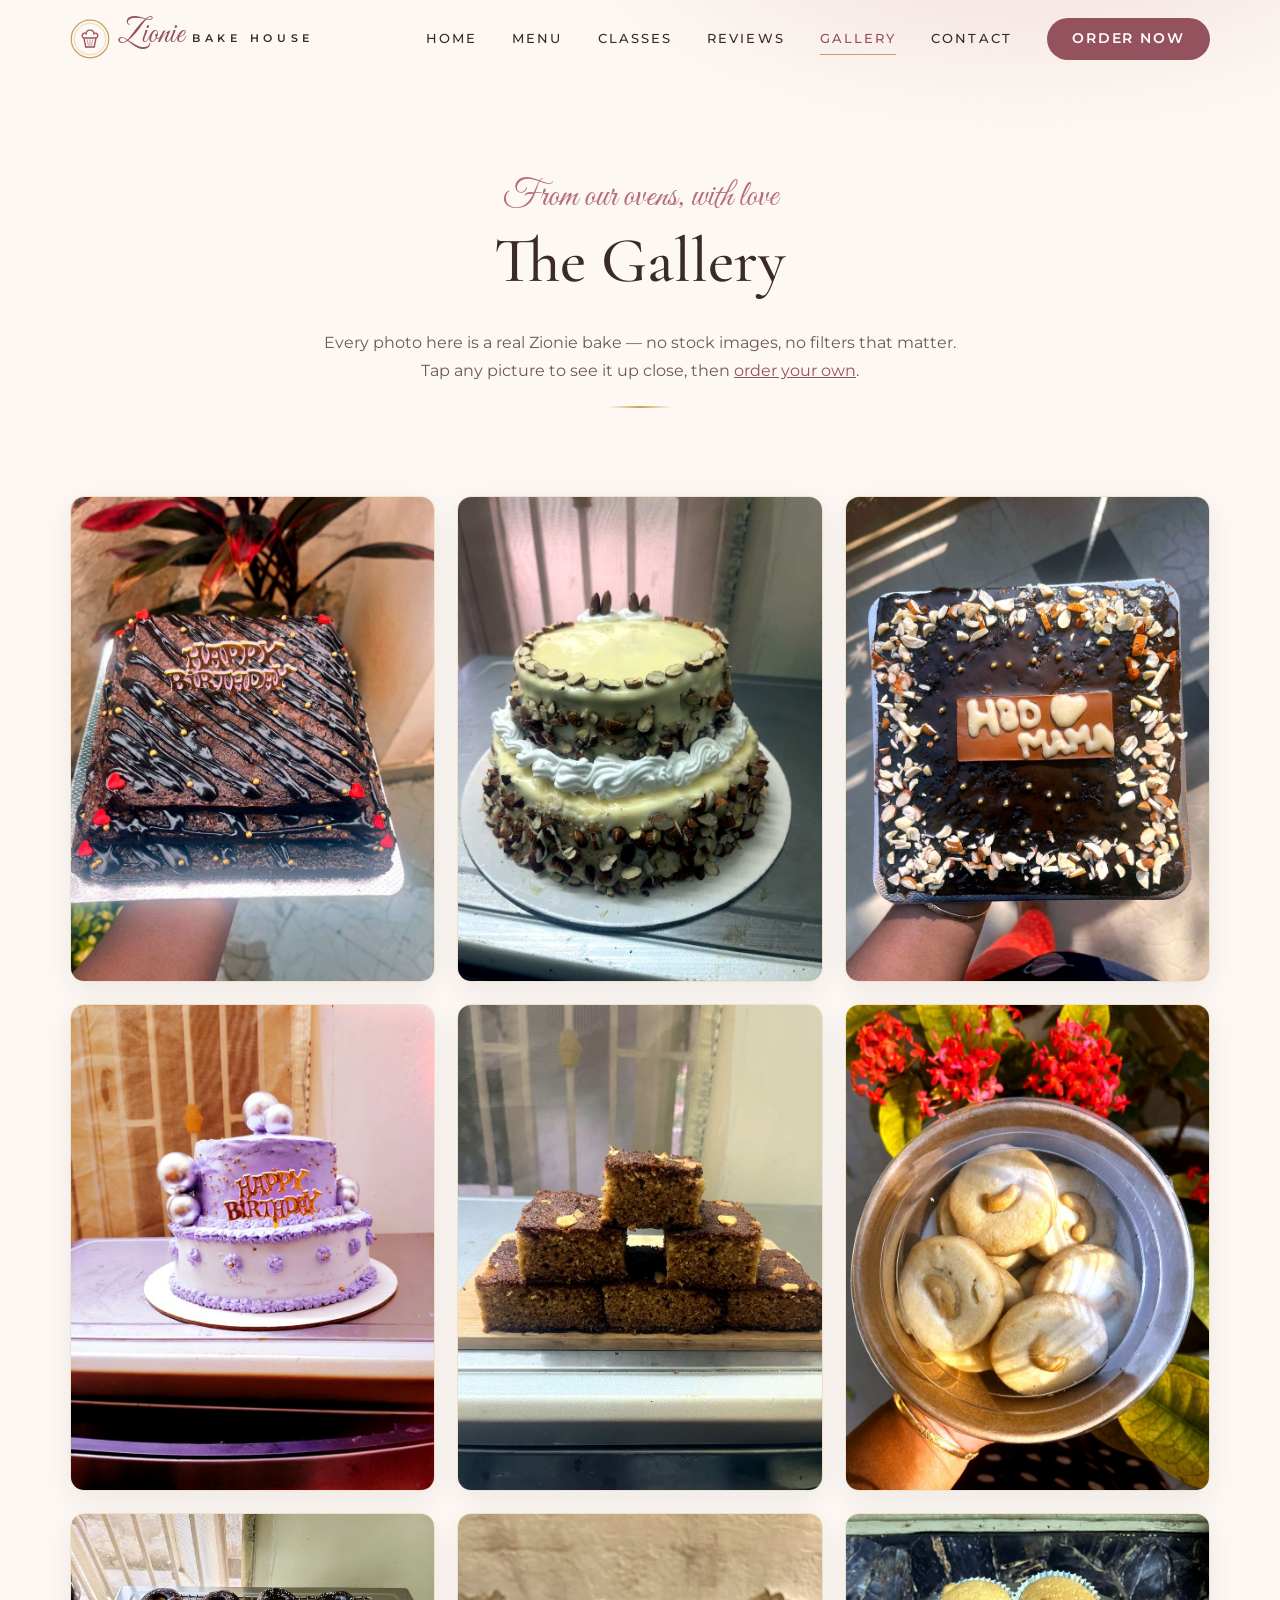
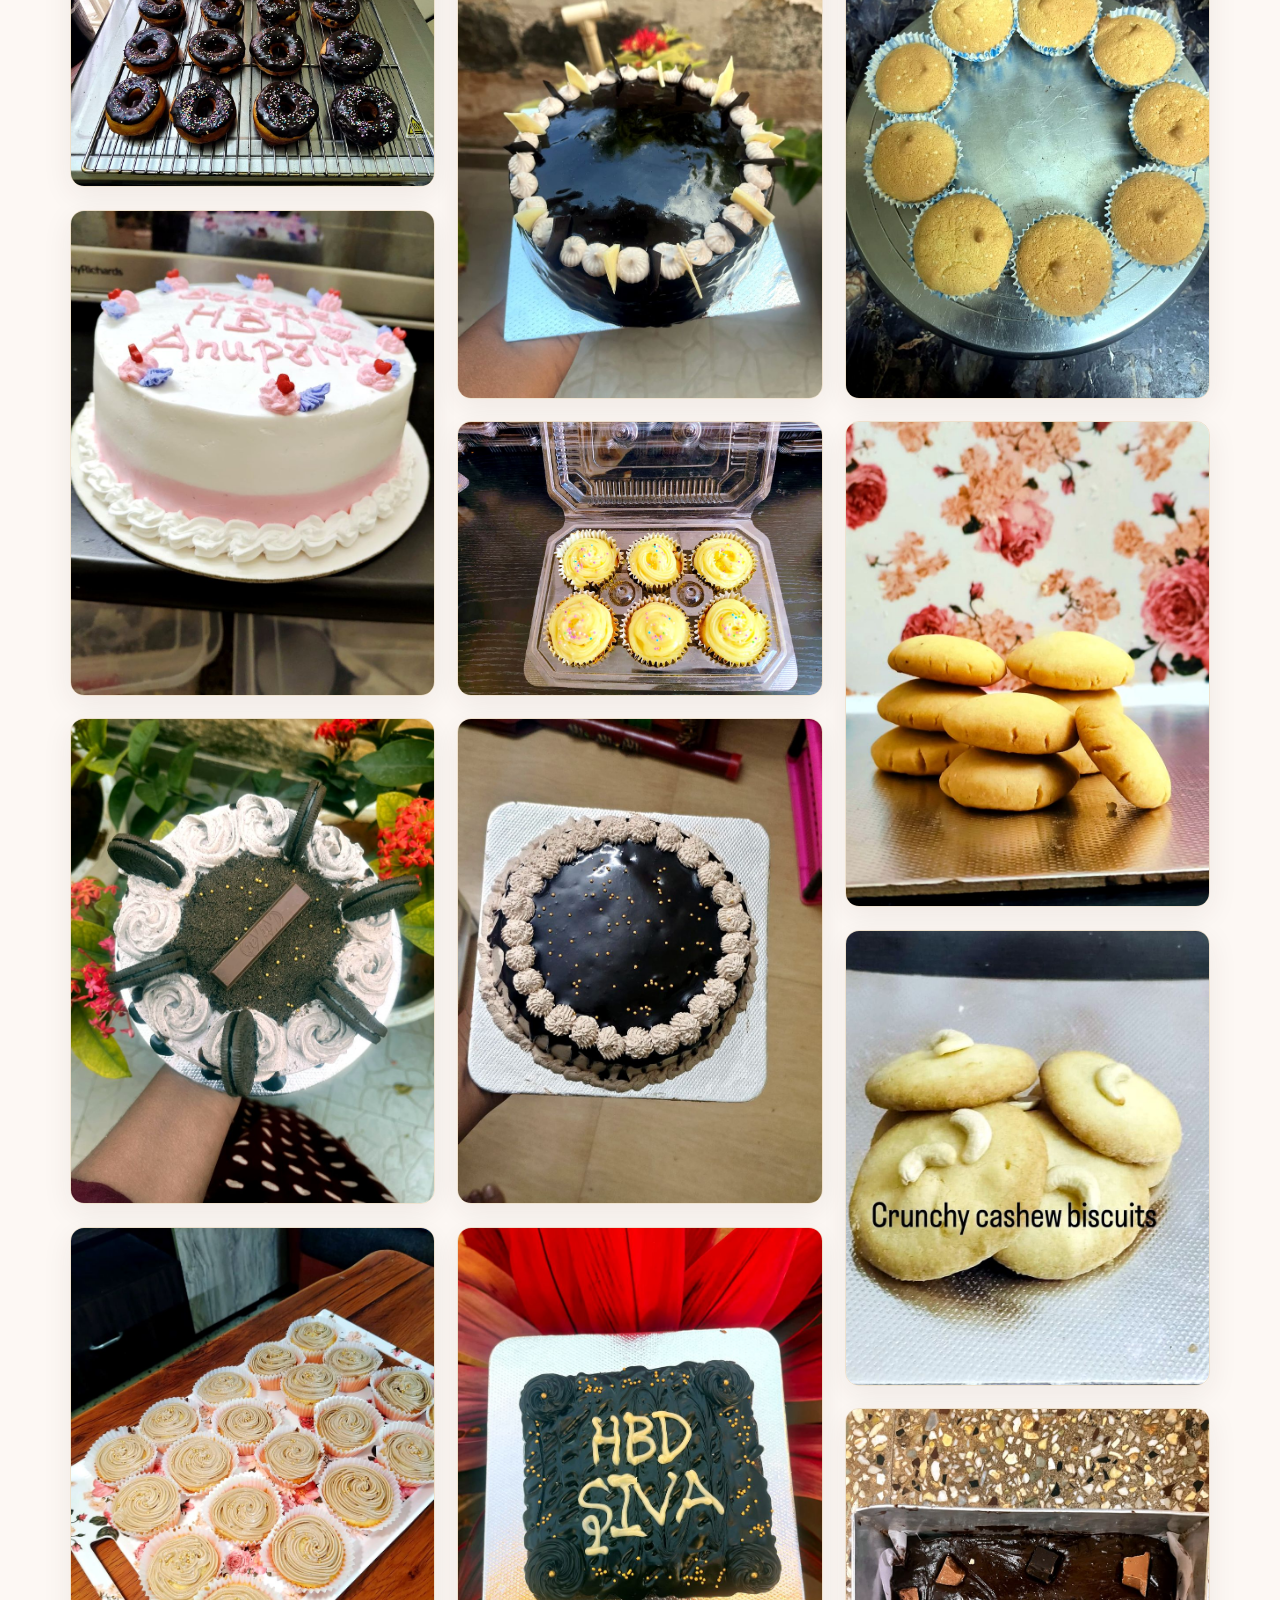
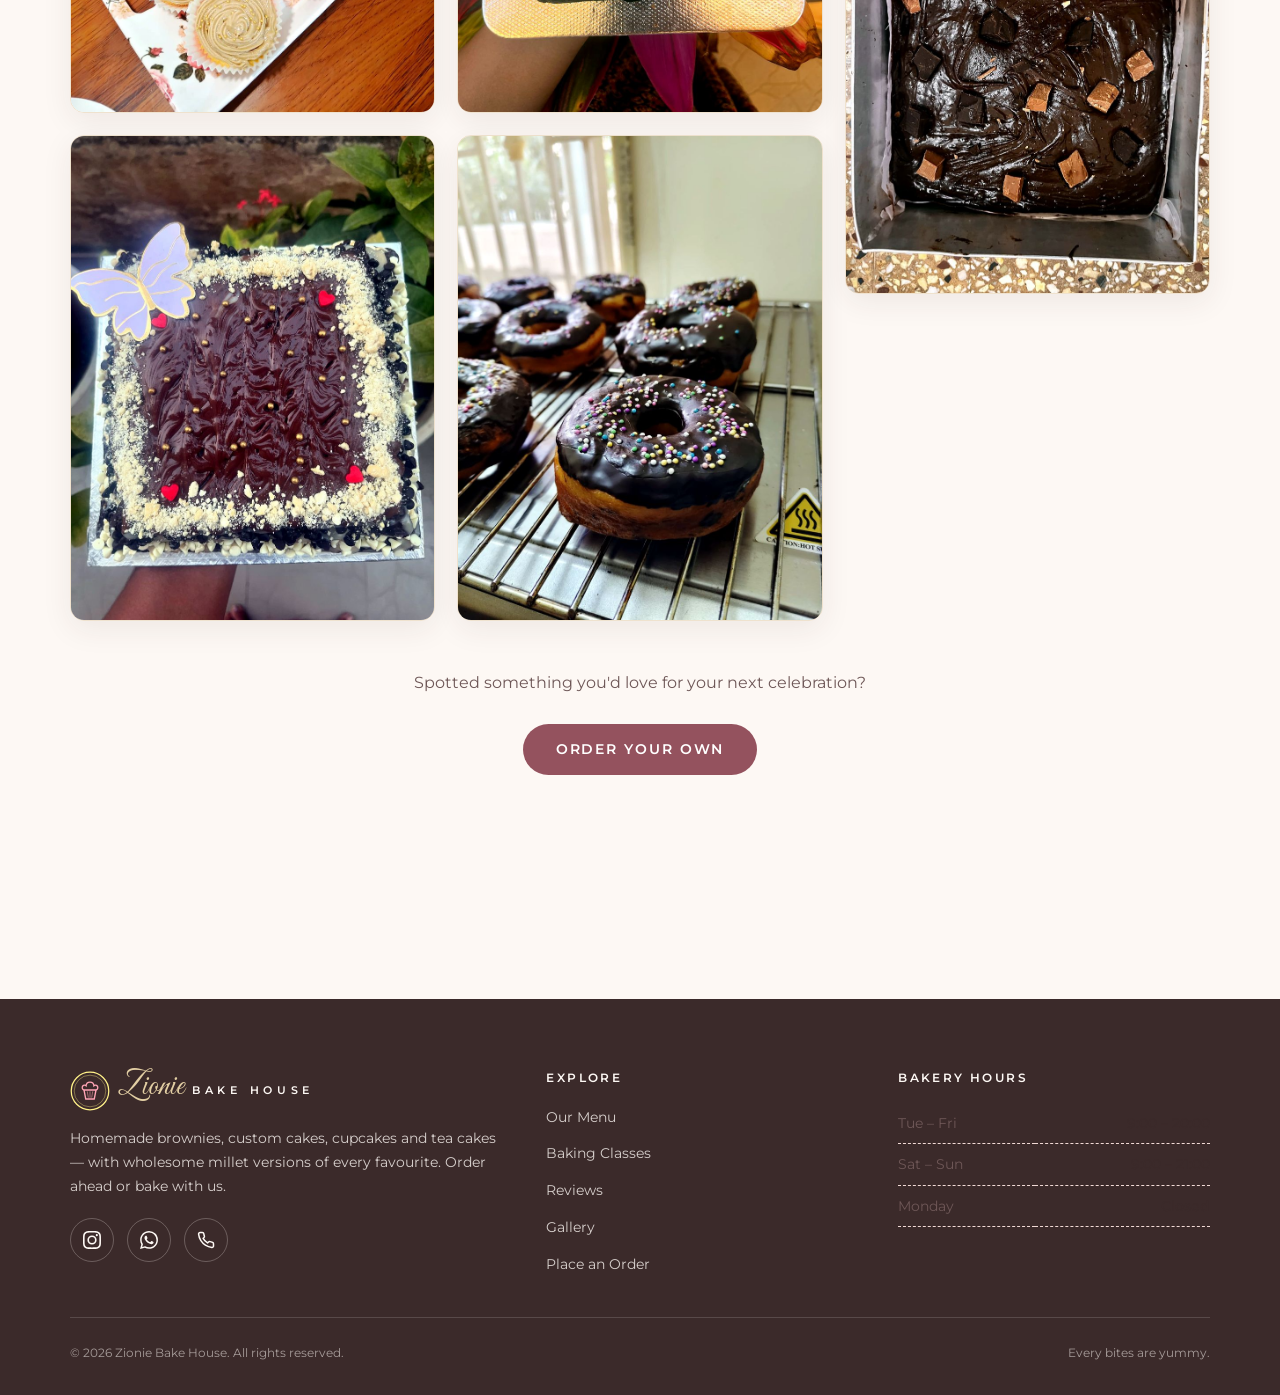
<file: gallery.html>
<!DOCTYPE html>
<html lang="en">
<head>
  <meta charset="UTF-8" />
  <meta name="viewport" content="width=device-width, initial-scale=1" />
  <title>Gallery — Zionie Bake House | Our Bakes in Pictures</title>
  <meta name="description" content="A gallery of real bakes from Zionie Bake House — custom birthday cakes, brownies, donuts, cupcakes, cookies and millet specials, all baked at home with love." />
  <link rel="stylesheet" href="css/styles.css" />
  <link rel="icon" href="data:image/svg+xml,<svg xmlns='http://www.w3.org/2000/svg' viewBox='0 0 100 100'><text y='0.9em' font-size='90'>🧁</text></svg>" />
</head>
<body>
  <a class="skip-link" href="#main">Skip to content</a>

  <header class="site-header">
    <div class="container nav-bar">
      <a href="index.html" class="brand" aria-label="Zionie Bake House — home">
        <svg class="brand-mark" viewBox="0 0 48 48" fill="none" aria-hidden="true">
          <circle cx="24" cy="24" r="22.5" stroke="#C6A15B" stroke-width="1.5"/>
          <circle cx="24" cy="24" r="19" stroke="#C6A15B" stroke-width="0.75" opacity="0.6"/>
          <path d="M16.2 22.6c-1.6-1-2.1-3.1-.9-4.6 1-1.2 2.9-1.3 4-.3.2-2.5 2.3-4.4 4.7-4.4s4.5 1.9 4.7 4.4c1.1-1 3-.9 4 .3 1.2 1.5.7 3.6-.9 4.6" stroke="#94525E" stroke-width="1.6" stroke-linecap="round"/>
          <path d="M16.8 22.8h14.4l-2.1 10.8H18.9z" stroke="#94525E" stroke-width="1.6" stroke-linejoin="round"/>
          <path d="M20.7 24.4l1.3 7.6M27.3 24.4L26 32M24 24.4v7.8" stroke="#94525E" stroke-width="1" opacity="0.65"/>
        </svg>
        <span class="brand-script">Zionie</span>
        <span class="brand-caps">Bake House</span>
      </a>
      <button class="nav-toggle" aria-expanded="false" aria-label="Toggle navigation menu" aria-controls="nav-menu">
        <span></span><span></span><span></span>
      </button>
      <ul class="nav-links" id="nav-menu">
        <li><a href="index.html">Home</a></li>
        <li><a href="menu.html">Menu</a></li>
        <li><a href="classes.html">Classes</a></li>
        <li><a href="reviews.html">Reviews</a></li>
        <li><a href="gallery.html" aria-current="page">Gallery</a></li>
        <li><a href="contact.html">Contact</a></li>
        <li><a href="contact.html" class="btn btn-primary">Order Now</a></li>
      </ul>
    </div>
  </header>

  <main id="main">
    <section class="page-hero">
      <div class="container reveal">
        <span class="script-accent">From our ovens, with love</span>
        <h1>The Gallery</h1>
        <p>Every photo here is a real Zionie bake — no stock images, no filters that matter. Tap any picture to see it up close, then <a href="contact.html">order your own</a>.</p>
        <hr class="gold-rule" />
      </div>
    </section>

    <section class="section" style="padding-top:1rem">
      <div class="container">
        <div class="masonry reveal">
          <a class="gallery-link" href="images/gallery/gallery-06.jpg"><img src="images/gallery/gallery-06.jpg" alt="Chocolate brownie birthday cake with drizzle and a Happy Birthday topper" loading="lazy" /></a>
          <a class="gallery-link" href="images/gallery/gallery-08.jpg"><img src="images/gallery/gallery-08.jpg" alt="Two-tier lavender birthday cake decorated with pearls" loading="lazy" /></a>
          <a class="gallery-link" href="images/gallery/gallery-01.jpg"><img src="images/gallery/gallery-01.jpg" alt="Chocolate-glazed donuts with sprinkles cooling on a wire rack" loading="lazy" /></a>
          <a class="gallery-link" href="images/gallery/gallery-07.jpg"><img src="images/gallery/gallery-07.jpg" alt="White and pink birthday cake with piped lettering and sugar flowers" loading="lazy" /></a>
          <a class="gallery-link" href="images/gallery/gallery-13.jpg"><img src="images/gallery/gallery-13.jpg" alt="Oreo cream cake decorated with cookie halves and gold pearls" loading="lazy" /></a>
          <a class="gallery-link" href="images/gallery/gallery-11.jpg"><img src="images/gallery/gallery-11.jpg" alt="Tray of rose-swirl buttercream cupcakes" loading="lazy" /></a>
          <a class="gallery-link" href="images/gallery/gallery-04.jpg"><img src="images/gallery/gallery-04.jpg" alt="Square chocolate ganache cake with a butterfly topper and white chocolate border" loading="lazy" /></a>
          <a class="gallery-link" href="images/gallery/gallery-12.jpg"><img src="images/gallery/gallery-12.jpg" alt="Two-tier celebration cake coated with almond flakes" loading="lazy" /></a>
          <a class="gallery-link" href="images/gallery/gallery-05.jpg"><img src="images/gallery/gallery-05.jpg" alt="Golden wheat tea cake squares stacked on a board" loading="lazy" /></a>
          <a class="gallery-link" href="images/gallery/gallery-09.jpg"><img src="images/gallery/gallery-09.jpg" alt="Chocolate glaze cake bordered with white chocolate shards" loading="lazy" /></a>
          <a class="gallery-link" href="images/gallery/gallery-16.jpg"><img src="images/gallery/gallery-16.jpg" alt="Box of six vanilla cupcakes with sprinkle frosting" loading="lazy" /></a>
          <a class="gallery-link" href="images/gallery/gallery-10.jpg"><img src="images/gallery/gallery-10.jpg" alt="Round chocolate ganache cake with gold sprinkles and a piped border" loading="lazy" /></a>
          <a class="gallery-link" href="images/gallery/gallery-15.jpg"><img src="images/gallery/gallery-15.jpg" alt="Chocolate celebration cake piped with HBD Siva" loading="lazy" /></a>
          <a class="gallery-link" href="images/gallery/gallery-03.jpg"><img src="images/gallery/gallery-03.jpg" alt="Freshly glazed chocolate donuts with rainbow sprinkles" loading="lazy" /></a>
          <a class="gallery-link" href="images/gallery/gallery-18.jpg"><img src="images/gallery/gallery-18.jpg" alt="Chocolate birthday cake with a nut border piped HBD Mama" loading="lazy" /></a>
          <a class="gallery-link" href="images/gallery/gallery-14.jpg"><img src="images/gallery/gallery-14.jpg" alt="A jar of homemade cashew biscuits" loading="lazy" /></a>
          <a class="gallery-link" href="images/gallery/gallery-02.jpg"><img src="images/gallery/gallery-02.jpg" alt="Golden vanilla cupcakes arranged in a ring on a baking tray" loading="lazy" /></a>
          <a class="gallery-link" href="images/gallery/gallery-17.jpg"><img src="images/gallery/gallery-17.jpg" alt="Stack of homemade butter cookies" loading="lazy" /></a>
          <a class="gallery-link" href="images/gallery/gallery-19.jpg"><img src="images/gallery/gallery-19.jpg" alt="Crunchy cashew biscuits fresh from the oven" loading="lazy" /></a>
          <a class="gallery-link" href="images/gallery/gallery-20.jpg"><img src="images/gallery/gallery-20.jpg" alt="Fudgy chocolate chunk brownie batter in a baking tin" loading="lazy" /></a>
        </div>

        <div class="center reveal" style="margin-top:3rem">
          <p class="section-intro" style="margin-inline:auto">Spotted something you'd love for your next celebration?</p>
          <a href="contact.html" class="btn btn-primary" style="margin-top:0.75rem">Order Your Own</a>
        </div>
      </div>
    </section>
  </main>

  <footer class="site-footer">
    <div class="container">
      <div class="footer-grid">
        <div>
          <a href="index.html" class="brand" aria-label="Zionie Bake House — home">
            <svg class="brand-mark" viewBox="0 0 48 48" fill="none" aria-hidden="true">
              <circle cx="24" cy="24" r="22.5" stroke="#C6A15B" stroke-width="1.5"/>
              <circle cx="24" cy="24" r="19" stroke="#C6A15B" stroke-width="0.75" opacity="0.6"/>
              <path d="M16.2 22.6c-1.6-1-2.1-3.1-.9-4.6 1-1.2 2.9-1.3 4-.3.2-2.5 2.3-4.4 4.7-4.4s4.5 1.9 4.7 4.4c1.1-1 3-.9 4 .3 1.2 1.5.7 3.6-.9 4.6" stroke="#B76E79" stroke-width="1.6" stroke-linecap="round"/>
              <path d="M16.8 22.8h14.4l-2.1 10.8H18.9z" stroke="#B76E79" stroke-width="1.6" stroke-linejoin="round"/>
              <path d="M20.7 24.4l1.3 7.6M27.3 24.4L26 32M24 24.4v7.8" stroke="#B76E79" stroke-width="1" opacity="0.65"/>
            </svg>
            <span class="brand-script">Zionie</span>
            <span class="brand-caps">Bake House</span>
          </a>
          <p style="margin-top:1rem">Homemade brownies, custom cakes, cupcakes and tea cakes — with wholesome millet versions of every favourite. Order ahead or bake with us.</p>
          <div class="social-row">
            <a href="https://www.instagram.com/zionie_bake_house" target="_blank" rel="noopener" aria-label="Zionie Bake House on Instagram"><svg viewBox="0 0 24 24" fill="currentColor" aria-hidden="true"><path d="M12 2.16c3.2 0 3.58.01 4.85.07 1.17.05 1.8.25 2.23.41.56.22.96.48 1.38.9.42.42.68.82.9 1.38.16.42.36 1.06.41 2.23.06 1.27.07 1.65.07 4.85s-.01 3.58-.07 4.85c-.05 1.17-.25 1.8-.41 2.23-.22.56-.48.96-.9 1.38-.42.42-.82.68-1.38.9-.42.16-1.06.36-2.23.41-1.27.06-1.65.07-4.85.07s-3.58-.01-4.85-.07c-1.17-.05-1.8-.25-2.23-.41a3.72 3.72 0 01-1.38-.9c-.42-.42-.68-.82-.9-1.38-.16-.42-.36-1.06-.41-2.23-.06-1.27-.07-1.65-.07-4.85s.01-3.58.07-4.85c.05-1.17.25-1.8.41-2.23.22-.56.48-.96.9-1.38.42-.42.82-.68 1.38-.9.42-.16 1.06-.36 2.23-.41 1.27-.06 1.65-.07 4.85-.07M12 0C8.74 0 8.33.01 7.05.07 5.78.13 4.9.33 4.14.63c-.79.3-1.46.72-2.13 1.38C1.35 2.68.94 3.35.63 4.14.33 4.9.13 5.78.07 7.05.01 8.33 0 8.74 0 12s.01 3.67.07 4.95c.06 1.27.26 2.15.56 2.91.3.79.72 1.46 1.38 2.13.67.66 1.34 1.08 2.13 1.38.76.3 1.64.5 2.91.56 1.28.06 1.69.07 4.95.07s3.67-.01 4.95-.07c1.27-.06 2.15-.26 2.91-.56.79-.3 1.46-.72 2.13-1.38.66-.67 1.08-1.34 1.38-2.13.3-.76.5-1.64.56-2.91.06-1.28.07-1.69.07-4.95s-.01-3.67-.07-4.95c-.06-1.27-.26-2.15-.56-2.91-.3-.79-.72-1.46-1.38-2.13A5.88 5.88 0 0019.86.63c-.76-.3-1.64-.5-2.91-.56C15.67.01 15.26 0 12 0zm0 5.84A6.16 6.16 0 1018.16 12 6.16 6.16 0 0012 5.84zM12 16a4 4 0 114-4 4 4 0 01-4 4zm7.85-10.4a1.44 1.44 0 11-1.44-1.44 1.44 1.44 0 011.44 1.44z"/></svg></a>
            <a href="https://wa.me/917708915271" target="_blank" rel="noopener" aria-label="Chat with Zionie Bake House on WhatsApp"><svg viewBox="0 0 24 24" fill="currentColor" aria-hidden="true"><path d="M17.47 14.38c-.3-.15-1.76-.87-2.03-.97-.27-.1-.47-.15-.67.15-.2.3-.77.97-.94 1.16-.17.2-.35.22-.64.08-.3-.15-1.26-.46-2.39-1.47-.88-.79-1.48-1.76-1.65-2.06-.17-.3-.02-.46.13-.61.13-.13.3-.35.45-.52.15-.17.2-.3.3-.5.1-.2.05-.37-.03-.52-.07-.15-.67-1.61-.92-2.2-.24-.58-.49-.5-.67-.51-.17-.01-.37-.01-.57-.01-.2 0-.52.07-.79.37-.27.3-1.04 1.02-1.04 2.48s1.07 2.87 1.21 3.07c.15.2 2.1 3.2 5.08 4.49.71.31 1.26.49 1.69.63.71.23 1.36.2 1.87.12.57-.09 1.76-.72 2-1.41.25-.7.25-1.29.18-1.41-.08-.13-.28-.2-.57-.35m-5.42 7.4h-.01a9.87 9.87 0 01-5.03-1.38l-.36-.21-3.74.98 1-3.65-.24-.37a9.86 9.86 0 01-1.51-5.26c0-5.45 4.44-9.88 9.89-9.88 2.64 0 5.12 1.03 6.99 2.9a9.82 9.82 0 012.89 6.99c0 5.45-4.43 9.88-9.88 9.88m8.41-18.3A11.82 11.82 0 0012.05 0C5.5 0 .16 5.34.16 11.89c0 2.1.55 4.14 1.59 5.95L.06 24l6.3-1.65a11.88 11.88 0 005.68 1.45c6.56 0 11.9-5.34 11.9-11.9 0-3.18-1.24-6.16-3.48-8.41z"/></svg></a>
            <a href="tel:+917708915271" aria-label="Call Zionie Bake House"><svg viewBox="0 0 24 24" fill="none" stroke="currentColor" stroke-width="2" stroke-linecap="round" stroke-linejoin="round" aria-hidden="true"><path d="M22 16.92v3a2 2 0 01-2.18 2 19.79 19.79 0 01-8.63-3.07 19.5 19.5 0 01-6-6 19.79 19.79 0 01-3.07-8.67A2 2 0 014.11 2h3a2 2 0 012 1.72c.13.96.36 1.9.7 2.81a2 2 0 01-.45 2.11L8.09 9.91a16 16 0 006 6l1.27-1.27a2 2 0 012.11-.45c.91.34 1.85.57 2.81.7A2 2 0 0122 16.92z"/></svg></a>
          </div>
        </div>
        <div>
          <h4>Explore</h4>
          <ul class="footer-links">
            <li><a href="menu.html">Our Menu</a></li>
            <li><a href="classes.html">Baking Classes</a></li>
            <li><a href="reviews.html">Reviews</a></li>
            <li><a href="gallery.html">Gallery</a></li>
            <li><a href="contact.html">Place an Order</a></li>
          </ul>
        </div>
        <div>
          <h4>Bakery Hours</h4>
          <table class="hours-table">
            <tr><td>Tue – Fri</td><td>9:00 – 20:00</td></tr>
            <tr><td>Sat – Sun</td><td>9:00 – 21:00</td></tr>
            <tr><td>Monday</td><td>Closed</td></tr>
          </table>
        </div>
      </div>
      <div class="footer-bottom">
        <span>© <span id="year">2026</span> Zionie Bake House. All rights reserved.</span>
        <span>Every bites are yummy.</span>
      </div>
    </div>
  </footer>

  <script src="js/main.js" defer></script>
</body>
</html>
</file>
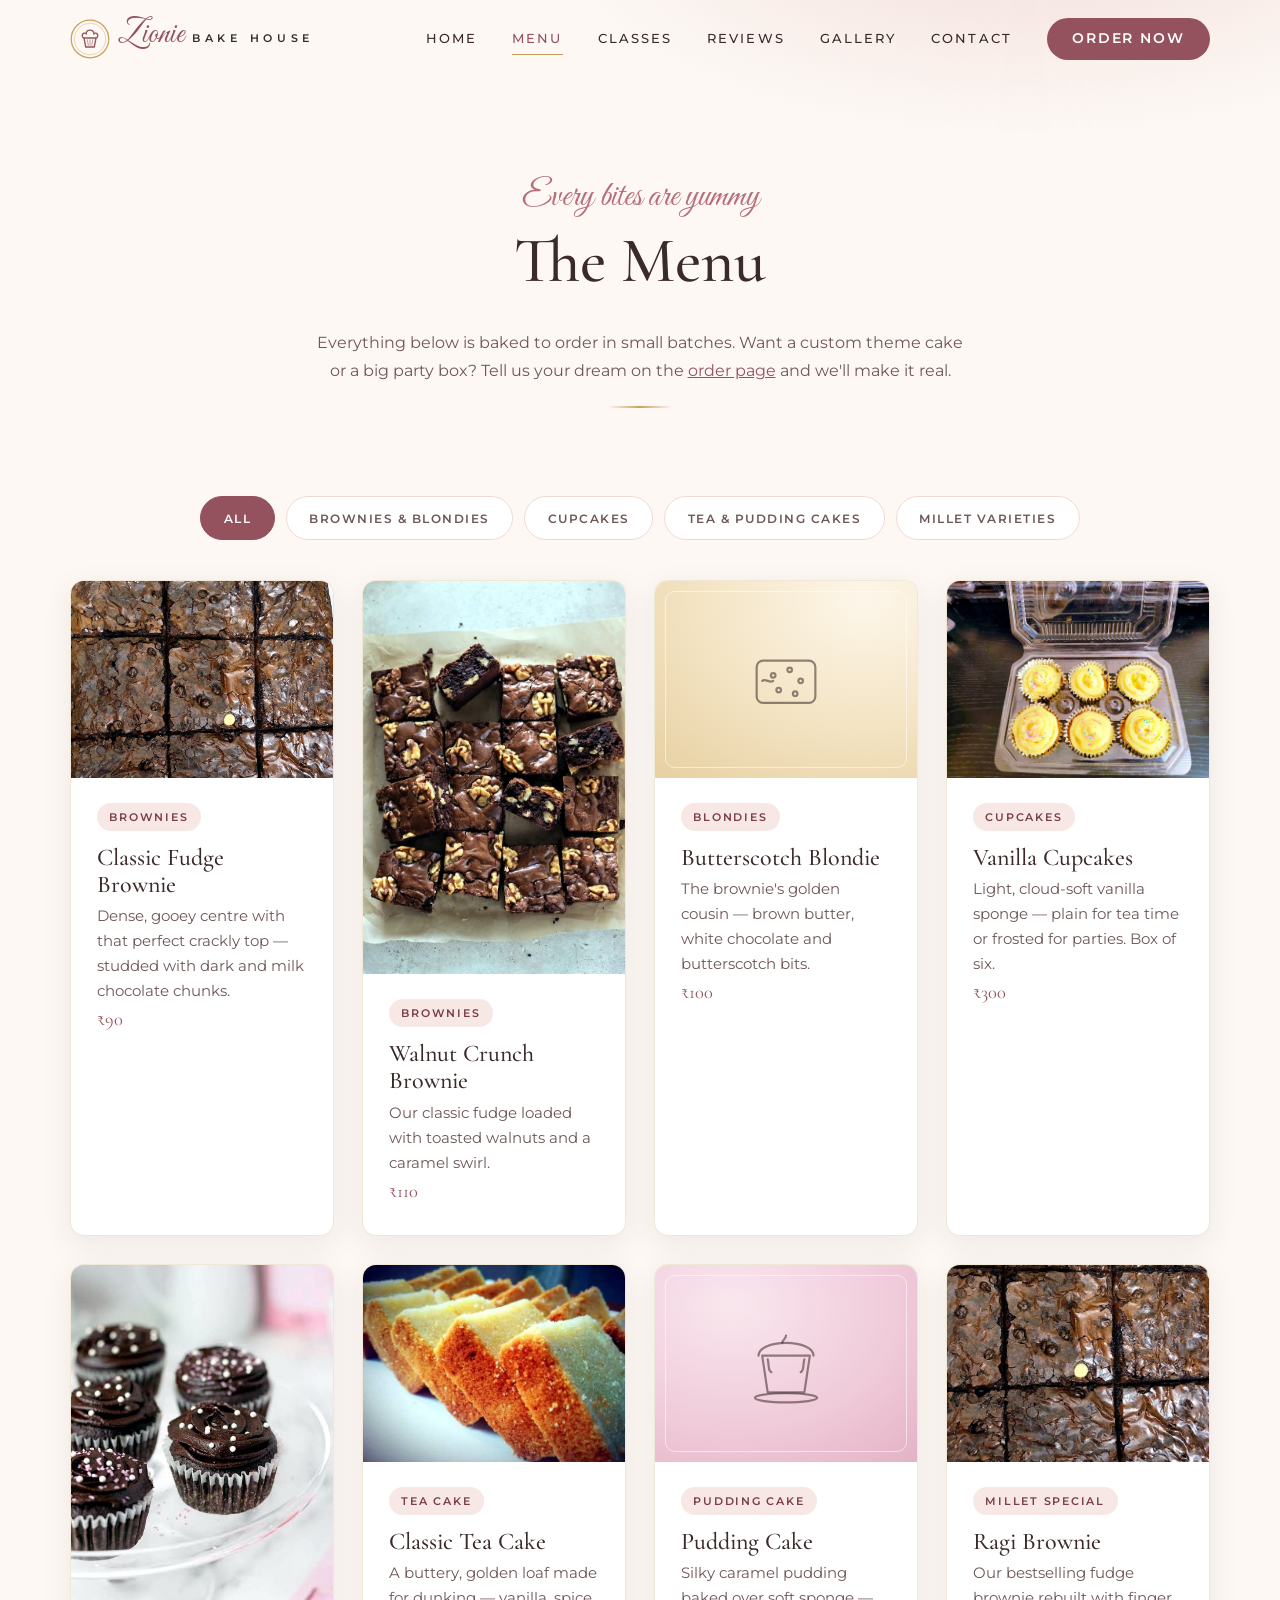
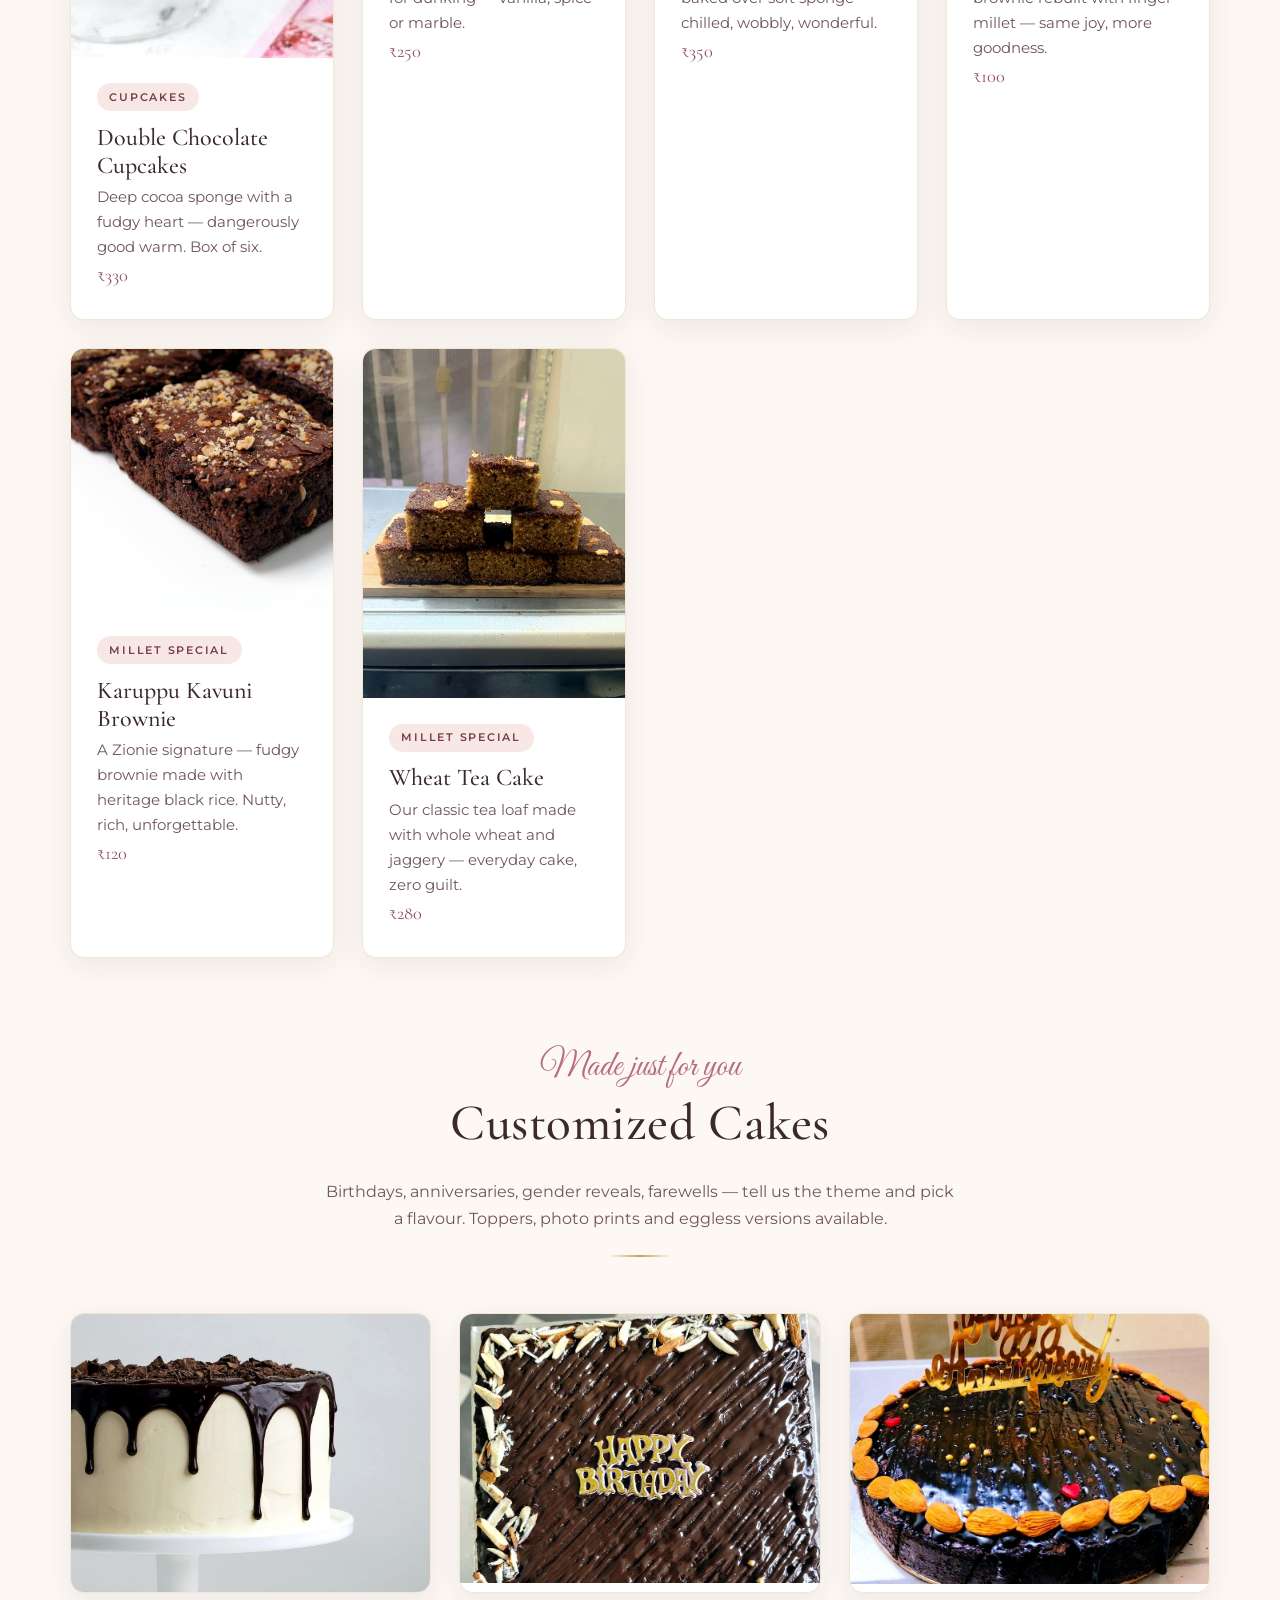
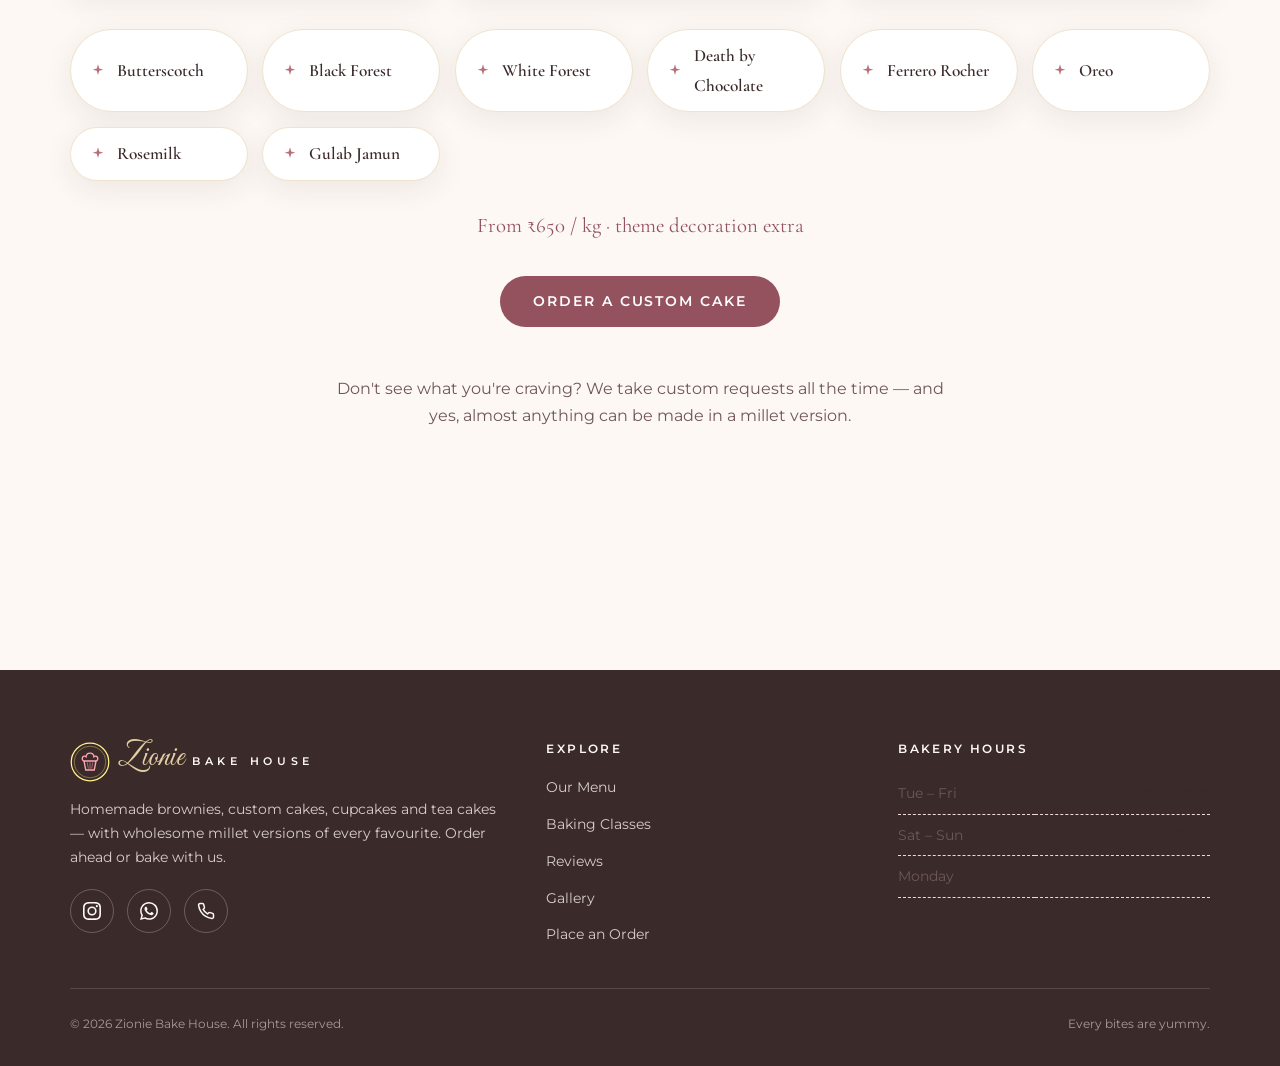
<file: menu.html>
<!DOCTYPE html>
<html lang="en">
<head>
  <meta charset="UTF-8" />
  <meta name="viewport" content="width=device-width, initial-scale=1" />
  <title>Menu — Zionie Bake House | Brownies, Blondies, Cakes &amp; Millet Bakes</title>
  <meta name="description" content="Browse the Zionie Bake House menu — brownies, blondies, cupcakes, tea and pudding cakes, customized celebration cakes in 8 flavours, and our signature millet varieties." />
  <link rel="stylesheet" href="css/styles.css" />
  <link rel="icon" href="data:image/svg+xml,<svg xmlns='http://www.w3.org/2000/svg' viewBox='0 0 100 100'><text y='0.9em' font-size='90'>🧁</text></svg>" />
</head>
<body>
  <a class="skip-link" href="#main">Skip to content</a>

  <header class="site-header">
    <div class="container nav-bar">
      <a href="index.html" class="brand" aria-label="Zionie Bake House — home">
        <svg class="brand-mark" viewBox="0 0 48 48" fill="none" aria-hidden="true">
          <circle cx="24" cy="24" r="22.5" stroke="#C6A15B" stroke-width="1.5"/>
          <circle cx="24" cy="24" r="19" stroke="#C6A15B" stroke-width="0.75" opacity="0.6"/>
          <path d="M16.2 22.6c-1.6-1-2.1-3.1-.9-4.6 1-1.2 2.9-1.3 4-.3.2-2.5 2.3-4.4 4.7-4.4s4.5 1.9 4.7 4.4c1.1-1 3-.9 4 .3 1.2 1.5.7 3.6-.9 4.6" stroke="#94525E" stroke-width="1.6" stroke-linecap="round"/>
          <path d="M16.8 22.8h14.4l-2.1 10.8H18.9z" stroke="#94525E" stroke-width="1.6" stroke-linejoin="round"/>
          <path d="M20.7 24.4l1.3 7.6M27.3 24.4L26 32M24 24.4v7.8" stroke="#94525E" stroke-width="1" opacity="0.65"/>
        </svg>
        <span class="brand-script">Zionie</span>
        <span class="brand-caps">Bake House</span>
      </a>
      <button class="nav-toggle" aria-expanded="false" aria-label="Toggle navigation menu" aria-controls="nav-menu">
        <span></span><span></span><span></span>
      </button>
      <ul class="nav-links" id="nav-menu">
        <li><a href="index.html">Home</a></li>
        <li><a href="menu.html" aria-current="page">Menu</a></li>
        <li><a href="classes.html">Classes</a></li>
        <li><a href="reviews.html">Reviews</a></li>
        <li><a href="gallery.html">Gallery</a></li>
        <li><a href="contact.html">Contact</a></li>
        <li><a href="contact.html" class="btn btn-primary">Order Now</a></li>
      </ul>
    </div>
  </header>

  <main id="main">
    <section class="page-hero">
      <div class="container reveal">
        <span class="script-accent">Every bites are yummy</span>
        <h1>The Menu</h1>
        <p>Everything below is baked to order in small batches. Want a custom theme cake or a big party box? Tell us your dream on the <a href="contact.html">order page</a> and we'll make it real.</p>
        <hr class="gold-rule" />
      </div>
    </section>

    <section class="section" style="padding-top:1rem">
      <div class="container">
        <div class="filter-row reveal" role="group" aria-label="Filter menu by category">
          <button class="filter-btn active" data-filter="all" aria-pressed="true">All</button>
          <button class="filter-btn" data-filter="brownie" aria-pressed="false">Brownies &amp; Blondies</button>
          <button class="filter-btn" data-filter="cupcake" aria-pressed="false">Cupcakes</button>
          <button class="filter-btn" data-filter="teacake" aria-pressed="false">Tea &amp; Pudding Cakes</button>
          <button class="filter-btn" data-filter="millet" aria-pressed="false">Millet Varieties</button>
        </div>

        <div class="card-grid" data-stagger="70">
          <article class="card menu-item reveal" data-category="brownie">
            <img class="photo" src="images/menu-fudge-brownie.jpg" alt="Chocolate chip fudge brownies with shiny crackly tops" loading="lazy" />
            <div class="card-body">
              <span class="card-tag">Brownies</span>
              <h3>Classic Fudge Brownie</h3>
              <p>Dense, gooey centre with that perfect crackly top — studded with dark and milk chocolate chunks.</p>
              <p class="price">₹90</p>
            </div>
          </article>

          <article class="card menu-item reveal" data-category="brownie">
            <img class="photo" src="images/menu-walnut-brownie.jpg" alt="Walnut-topped fudge brownie squares on parchment paper" loading="lazy" />
            <div class="card-body">
              <span class="card-tag">Brownies</span>
              <h3>Walnut Crunch Brownie</h3>
              <p>Our classic fudge loaded with toasted walnuts and a caramel swirl.</p>
              <p class="price">₹110</p>
            </div>
          </article>

          <article class="card menu-item reveal" data-category="brownie">
            <div class="pastry-visual tile-vanilla" role="img" aria-label="Illustration of a blondie square">
              <svg viewBox="0 0 120 120" fill="none" stroke="currentColor" stroke-width="2.4" stroke-linecap="round" stroke-linejoin="round" aria-hidden="true"><rect x="28" y="40" width="64" height="46" rx="7"/><circle cx="46" cy="56" r="2.5"/><circle cx="64" cy="50" r="2.5"/><circle cx="76" cy="62" r="2.5"/><circle cx="52" cy="72" r="2.5"/><circle cx="70" cy="76" r="2.5"/><path d="M34 62c4-3 8 3 12 0"/></svg>
            </div>
            <div class="card-body">
              <span class="card-tag">Blondies</span>
              <h3>Butterscotch Blondie</h3>
              <p>The brownie's golden cousin — brown butter, white chocolate and butterscotch bits.</p>
              <p class="price">₹100</p>
            </div>
          </article>

          <article class="card menu-item reveal" data-category="cupcake">
            <img class="photo" src="images/gallery/gallery-16.jpg" alt="Box of six vanilla cupcakes with sprinkle frosting" loading="lazy" />
            <div class="card-body">
              <span class="card-tag">Cupcakes</span>
              <h3>Vanilla Cupcakes</h3>
              <p>Light, cloud-soft vanilla sponge — plain for tea time or frosted for parties. Box of six.</p>
              <p class="price">₹300</p>
            </div>
          </article>

          <article class="card menu-item reveal" data-category="cupcake">
            <img class="photo" src="images/menu-choco-cupcakes.jpg" alt="Chocolate cupcakes with swirled dark frosting and white pearl sprinkles on a glass stand" loading="lazy" />
            <div class="card-body">
              <span class="card-tag">Cupcakes</span>
              <h3>Double Chocolate Cupcakes</h3>
              <p>Deep cocoa sponge with a fudgy heart — dangerously good warm. Box of six.</p>
              <p class="price">₹330</p>
            </div>
          </article>

          <article class="card menu-item reveal" data-category="teacake">
            <img class="photo" src="images/menu-tea-cake.jpg" alt="Golden tea cake slices arranged in a row" loading="lazy" />
            <div class="card-body">
              <span class="card-tag">Tea Cake</span>
              <h3>Classic Tea Cake</h3>
              <p>A buttery, golden loaf made for dunking — vanilla, spice or marble.</p>
              <p class="price">₹250</p>
            </div>
          </article>

          <article class="card menu-item reveal" data-category="teacake">
            <div class="pastry-visual tile-berry" role="img" aria-label="Illustration of a pudding cake with caramel dripping">
              <svg viewBox="0 0 120 120" fill="none" stroke="currentColor" stroke-width="2.4" stroke-linecap="round" stroke-linejoin="round" aria-hidden="true"><path d="M34 52h52l-6 40H40z"/><path d="M30 52c0-8 13-14 30-14s30 6 30 14"/><path d="M40 56c2 8 0 12 4 14M80 56c-2 8 0 12-4 14"/><path d="M56 38c0-4 4-4 4-8"/><ellipse cx="60" cy="98" rx="34" ry="5"/></svg>
            </div>
            <div class="card-body">
              <span class="card-tag">Pudding Cake</span>
              <h3>Pudding Cake</h3>
              <p>Silky caramel pudding baked over soft sponge — chilled, wobbly, wonderful.</p>
              <p class="price">₹350</p>
            </div>
          </article>

          <article class="card menu-item reveal" data-category="millet">
            <img class="photo" src="images/menu-ragi-brownie.jpg" alt="Fudgy millet brownie squares with chocolate chips" loading="lazy" />
            <div class="card-body">
              <span class="card-tag">Millet Special</span>
              <h3>Ragi Brownie</h3>
              <p>Our bestselling fudge brownie rebuilt with finger millet — same joy, more goodness.</p>
              <p class="price">₹100</p>
            </div>
          </article>

          <article class="card menu-item reveal" data-category="millet">
            <img class="photo" src="images/menu-kavuni-brownie.jpg" alt="Dark fudgy brownie squares topped with roasted nut crumble" loading="lazy" />
            <div class="card-body">
              <span class="card-tag">Millet Special</span>
              <h3>Karuppu Kavuni Brownie</h3>
              <p>A Zionie signature — fudgy brownie made with heritage black rice. Nutty, rich, unforgettable.</p>
              <p class="price">₹120</p>
            </div>
          </article>

          <article class="card menu-item reveal" data-category="millet">
            <img class="photo" src="images/gallery/gallery-05.jpg" alt="Golden wheat tea cake squares stacked on a board" loading="lazy" />
            <div class="card-body">
              <span class="card-tag">Millet Special</span>
              <h3>Wheat Tea Cake</h3>
              <p>Our classic tea loaf made with whole wheat and jaggery — everyday cake, zero guilt.</p>
              <p class="price">₹280</p>
            </div>
          </article>
        </div>

        <!-- ============ CUSTOMIZED CAKES ============ -->
        <div class="section-head center reveal" style="margin-top:clamp(3.5rem,7vw,5.5rem)" id="custom-cakes">
          <span class="script-accent">Made just for you</span>
          <h2 class="section-title">Customized Cakes</h2>
          <p class="section-intro">Birthdays, anniversaries, gender reveals, farewells — tell us the theme and pick a flavour. Toppers, photo prints and eggless versions available.</p>
          <hr class="gold-rule" />
        </div>

        <div class="card-grid reveal" data-stagger="90" style="margin-bottom:2.25rem">
          <article class="card"><img class="photo" src="images/menu-death-by-chocolate.jpg" alt="Frosted cake with dark chocolate ganache drip and chopped chocolate on top" loading="lazy" /></article>
          <article class="card"><img class="photo" src="images/custom-birthday.jpg" alt="Square chocolate birthday cake with almonds and gold topper" loading="lazy" /></article>
          <article class="card"><img class="photo" src="images/class-cake-studio.jpg" alt="Round anniversary cake ringed with almonds and gold pearls" loading="lazy" /></article>
        </div>

        <div class="reveal">
          <div class="flavour-grid" data-stagger="60">
            <span class="flavour-chip reveal"><svg viewBox="0 0 24 24" fill="currentColor" aria-hidden="true"><path d="M12 2l1.8 6.2L20 10l-6.2 1.8L12 18l-1.8-6.2L4 10l6.2-1.8L12 2z"/></svg>Butterscotch</span>
            <span class="flavour-chip reveal"><svg viewBox="0 0 24 24" fill="currentColor" aria-hidden="true"><path d="M12 2l1.8 6.2L20 10l-6.2 1.8L12 18l-1.8-6.2L4 10l6.2-1.8L12 2z"/></svg>Black Forest</span>
            <span class="flavour-chip reveal"><svg viewBox="0 0 24 24" fill="currentColor" aria-hidden="true"><path d="M12 2l1.8 6.2L20 10l-6.2 1.8L12 18l-1.8-6.2L4 10l6.2-1.8L12 2z"/></svg>White Forest</span>
            <span class="flavour-chip reveal"><svg viewBox="0 0 24 24" fill="currentColor" aria-hidden="true"><path d="M12 2l1.8 6.2L20 10l-6.2 1.8L12 18l-1.8-6.2L4 10l6.2-1.8L12 2z"/></svg>Death by Chocolate</span>
            <span class="flavour-chip reveal"><svg viewBox="0 0 24 24" fill="currentColor" aria-hidden="true"><path d="M12 2l1.8 6.2L20 10l-6.2 1.8L12 18l-1.8-6.2L4 10l6.2-1.8L12 2z"/></svg>Ferrero Rocher</span>
            <span class="flavour-chip reveal"><svg viewBox="0 0 24 24" fill="currentColor" aria-hidden="true"><path d="M12 2l1.8 6.2L20 10l-6.2 1.8L12 18l-1.8-6.2L4 10l6.2-1.8L12 2z"/></svg>Oreo</span>
            <span class="flavour-chip reveal"><svg viewBox="0 0 24 24" fill="currentColor" aria-hidden="true"><path d="M12 2l1.8 6.2L20 10l-6.2 1.8L12 18l-1.8-6.2L4 10l6.2-1.8L12 2z"/></svg>Rosemilk</span>
            <span class="flavour-chip reveal"><svg viewBox="0 0 24 24" fill="currentColor" aria-hidden="true"><path d="M12 2l1.8 6.2L20 10l-6.2 1.8L12 18l-1.8-6.2L4 10l6.2-1.8L12 2z"/></svg>Gulab Jamun</span>
          </div>
          <div class="center">
            <p class="price" style="font-family:var(--font-heading); font-size:1.3rem; color:var(--rose-deep)">From ₹650 / kg · theme decoration extra</p>
            <a href="contact.html" class="btn btn-primary" style="margin-top:0.75rem">Order a Custom Cake</a>
          </div>
        </div>

        <div class="center reveal" style="margin-top:3rem">
          <p class="section-intro" style="margin-inline:auto">Don't see what you're craving? We take custom requests all the time — and yes, almost anything can be made in a millet version.</p>
        </div>
      </div>
    </section>
  </main>

  <footer class="site-footer">
    <div class="container">
      <div class="footer-grid">
        <div>
          <a href="index.html" class="brand" aria-label="Zionie Bake House — home">
            <svg class="brand-mark" viewBox="0 0 48 48" fill="none" aria-hidden="true">
              <circle cx="24" cy="24" r="22.5" stroke="#C6A15B" stroke-width="1.5"/>
              <circle cx="24" cy="24" r="19" stroke="#C6A15B" stroke-width="0.75" opacity="0.6"/>
              <path d="M16.2 22.6c-1.6-1-2.1-3.1-.9-4.6 1-1.2 2.9-1.3 4-.3.2-2.5 2.3-4.4 4.7-4.4s4.5 1.9 4.7 4.4c1.1-1 3-.9 4 .3 1.2 1.5.7 3.6-.9 4.6" stroke="#B76E79" stroke-width="1.6" stroke-linecap="round"/>
              <path d="M16.8 22.8h14.4l-2.1 10.8H18.9z" stroke="#B76E79" stroke-width="1.6" stroke-linejoin="round"/>
              <path d="M20.7 24.4l1.3 7.6M27.3 24.4L26 32M24 24.4v7.8" stroke="#B76E79" stroke-width="1" opacity="0.65"/>
            </svg>
            <span class="brand-script">Zionie</span>
            <span class="brand-caps">Bake House</span>
          </a>
          <p style="margin-top:1rem">Homemade brownies, custom cakes, cupcakes and tea cakes — with wholesome millet versions of every favourite. Order ahead or bake with us.</p>
          <div class="social-row">
            <a href="https://www.instagram.com/zionie_bake_house" target="_blank" rel="noopener" aria-label="Zionie Bake House on Instagram"><svg viewBox="0 0 24 24" fill="currentColor" aria-hidden="true"><path d="M12 2.16c3.2 0 3.58.01 4.85.07 1.17.05 1.8.25 2.23.41.56.22.96.48 1.38.9.42.42.68.82.9 1.38.16.42.36 1.06.41 2.23.06 1.27.07 1.65.07 4.85s-.01 3.58-.07 4.85c-.05 1.17-.25 1.8-.41 2.23-.22.56-.48.96-.9 1.38-.42.42-.82.68-1.38.9-.42.16-1.06.36-2.23.41-1.27.06-1.65.07-4.85.07s-3.58-.01-4.85-.07c-1.17-.05-1.8-.25-2.23-.41a3.72 3.72 0 01-1.38-.9c-.42-.42-.68-.82-.9-1.38-.16-.42-.36-1.06-.41-2.23-.06-1.27-.07-1.65-.07-4.85s.01-3.58.07-4.85c.05-1.17.25-1.8.41-2.23.22-.56.48-.96.9-1.38.42-.42.82-.68 1.38-.9.42-.16 1.06-.36 2.23-.41 1.27-.06 1.65-.07 4.85-.07M12 0C8.74 0 8.33.01 7.05.07 5.78.13 4.9.33 4.14.63c-.79.3-1.46.72-2.13 1.38C1.35 2.68.94 3.35.63 4.14.33 4.9.13 5.78.07 7.05.01 8.33 0 8.74 0 12s.01 3.67.07 4.95c.06 1.27.26 2.15.56 2.91.3.79.72 1.46 1.38 2.13.67.66 1.34 1.08 2.13 1.38.76.3 1.64.5 2.91.56 1.28.06 1.69.07 4.95.07s3.67-.01 4.95-.07c1.27-.06 2.15-.26 2.91-.56.79-.3 1.46-.72 2.13-1.38.66-.67 1.08-1.34 1.38-2.13.3-.76.5-1.64.56-2.91.06-1.28.07-1.69.07-4.95s-.01-3.67-.07-4.95c-.06-1.27-.26-2.15-.56-2.91-.3-.79-.72-1.46-1.38-2.13A5.88 5.88 0 0019.86.63c-.76-.3-1.64-.5-2.91-.56C15.67.01 15.26 0 12 0zm0 5.84A6.16 6.16 0 1018.16 12 6.16 6.16 0 0012 5.84zM12 16a4 4 0 114-4 4 4 0 01-4 4zm7.85-10.4a1.44 1.44 0 11-1.44-1.44 1.44 1.44 0 011.44 1.44z"/></svg></a>
            <a href="https://wa.me/917708915271" target="_blank" rel="noopener" aria-label="Chat with Zionie Bake House on WhatsApp"><svg viewBox="0 0 24 24" fill="currentColor" aria-hidden="true"><path d="M17.47 14.38c-.3-.15-1.76-.87-2.03-.97-.27-.1-.47-.15-.67.15-.2.3-.77.97-.94 1.16-.17.2-.35.22-.64.08-.3-.15-1.26-.46-2.39-1.47-.88-.79-1.48-1.76-1.65-2.06-.17-.3-.02-.46.13-.61.13-.13.3-.35.45-.52.15-.17.2-.3.3-.5.1-.2.05-.37-.03-.52-.07-.15-.67-1.61-.92-2.2-.24-.58-.49-.5-.67-.51-.17-.01-.37-.01-.57-.01-.2 0-.52.07-.79.37-.27.3-1.04 1.02-1.04 2.48s1.07 2.87 1.21 3.07c.15.2 2.1 3.2 5.08 4.49.71.31 1.26.49 1.69.63.71.23 1.36.2 1.87.12.57-.09 1.76-.72 2-1.41.25-.7.25-1.29.18-1.41-.08-.13-.28-.2-.57-.35m-5.42 7.4h-.01a9.87 9.87 0 01-5.03-1.38l-.36-.21-3.74.98 1-3.65-.24-.37a9.86 9.86 0 01-1.51-5.26c0-5.45 4.44-9.88 9.89-9.88 2.64 0 5.12 1.03 6.99 2.9a9.82 9.82 0 012.89 6.99c0 5.45-4.43 9.88-9.88 9.88m8.41-18.3A11.82 11.82 0 0012.05 0C5.5 0 .16 5.34.16 11.89c0 2.1.55 4.14 1.59 5.95L.06 24l6.3-1.65a11.88 11.88 0 005.68 1.45c6.56 0 11.9-5.34 11.9-11.9 0-3.18-1.24-6.16-3.48-8.41z"/></svg></a>
            <a href="tel:+917708915271" aria-label="Call Zionie Bake House"><svg viewBox="0 0 24 24" fill="none" stroke="currentColor" stroke-width="2" stroke-linecap="round" stroke-linejoin="round" aria-hidden="true"><path d="M22 16.92v3a2 2 0 01-2.18 2 19.79 19.79 0 01-8.63-3.07 19.5 19.5 0 01-6-6 19.79 19.79 0 01-3.07-8.67A2 2 0 014.11 2h3a2 2 0 012 1.72c.13.96.36 1.9.7 2.81a2 2 0 01-.45 2.11L8.09 9.91a16 16 0 006 6l1.27-1.27a2 2 0 012.11-.45c.91.34 1.85.57 2.81.7A2 2 0 0122 16.92z"/></svg></a>
          </div>
        </div>
        <div>
          <h4>Explore</h4>
          <ul class="footer-links">
            <li><a href="menu.html">Our Menu</a></li>
            <li><a href="classes.html">Baking Classes</a></li>
            <li><a href="reviews.html">Reviews</a></li>
            <li><a href="gallery.html">Gallery</a></li>
            <li><a href="contact.html">Place an Order</a></li>
          </ul>
        </div>
        <div>
          <h4>Bakery Hours</h4>
          <table class="hours-table">
            <tr><td>Tue – Fri</td><td>9:00 – 20:00</td></tr>
            <tr><td>Sat – Sun</td><td>9:00 – 21:00</td></tr>
            <tr><td>Monday</td><td>Closed</td></tr>
          </table>
        </div>
      </div>
      <div class="footer-bottom">
        <span>© <span id="year">2026</span> Zionie Bake House. All rights reserved.</span>
        <span>Every bites are yummy.</span>
      </div>
    </div>
  </footer>

  <script src="js/main.js" defer></script>
</body>
</html>
</file>
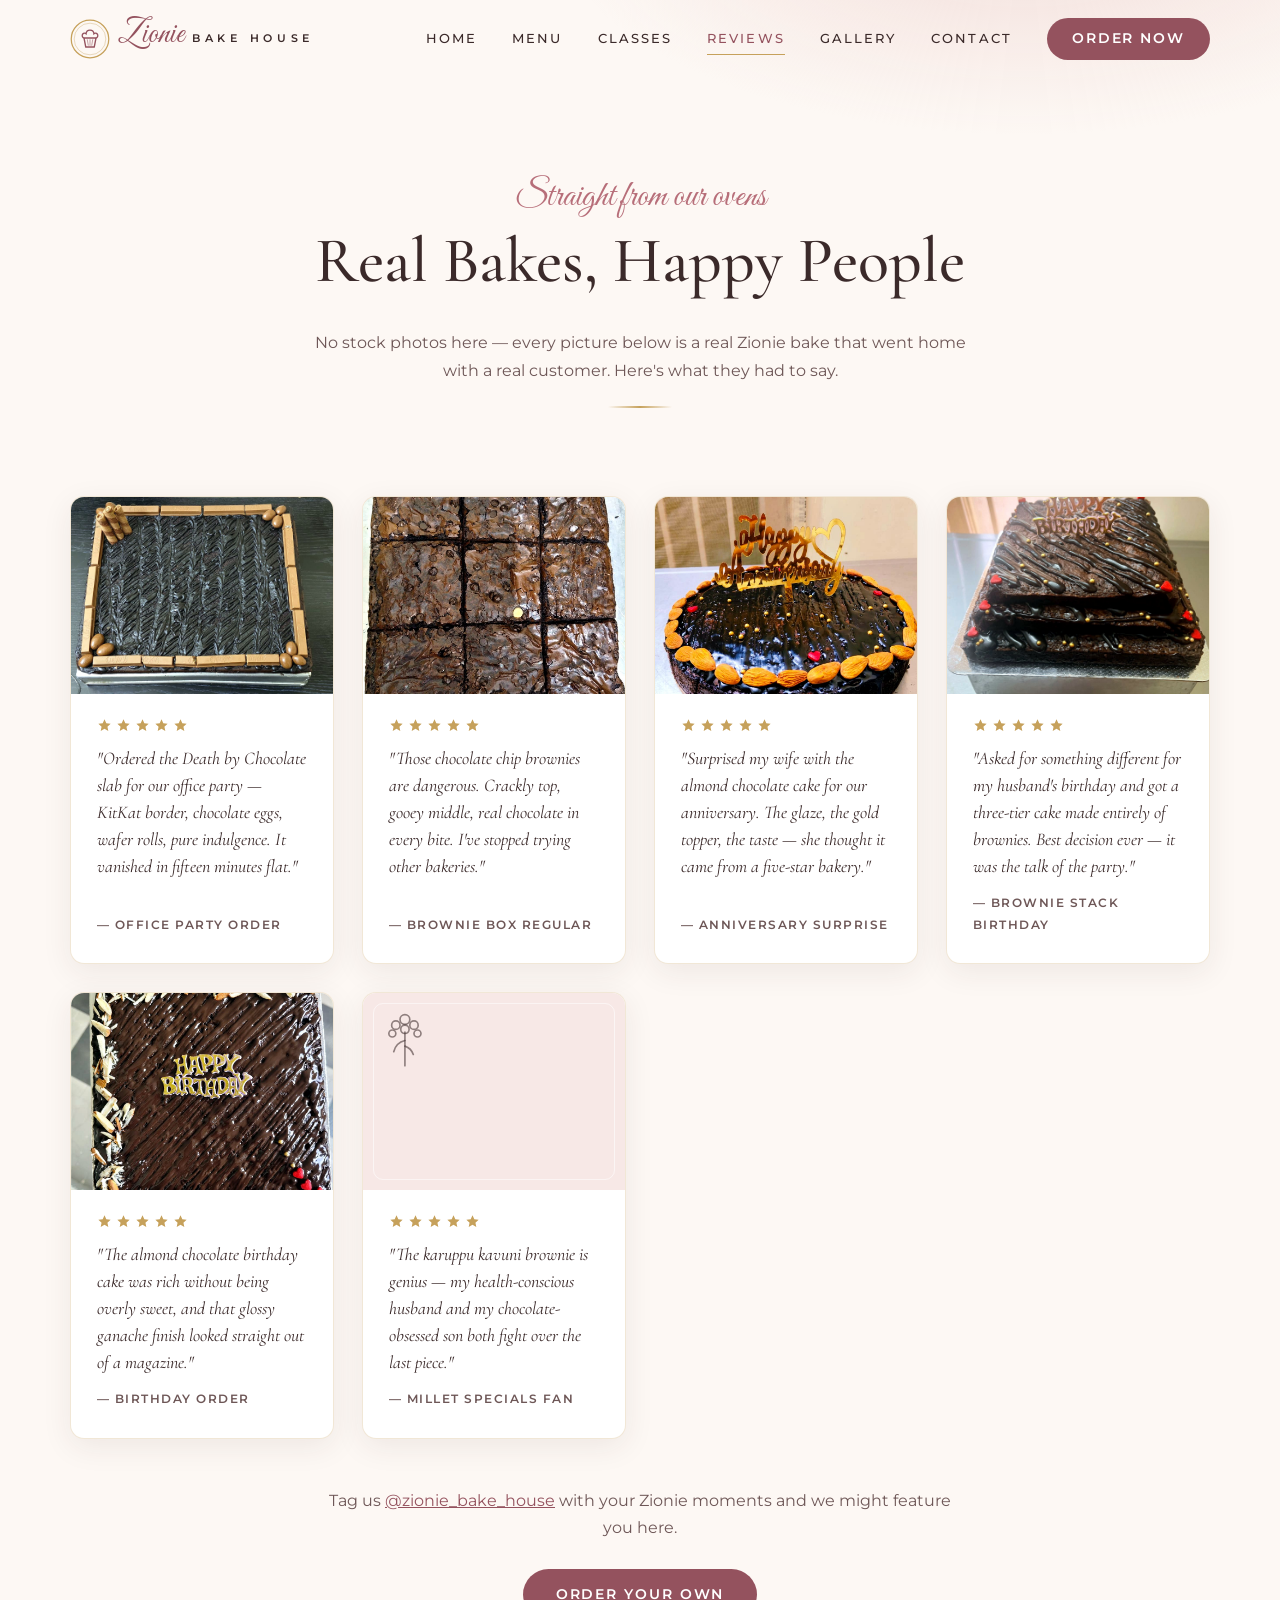
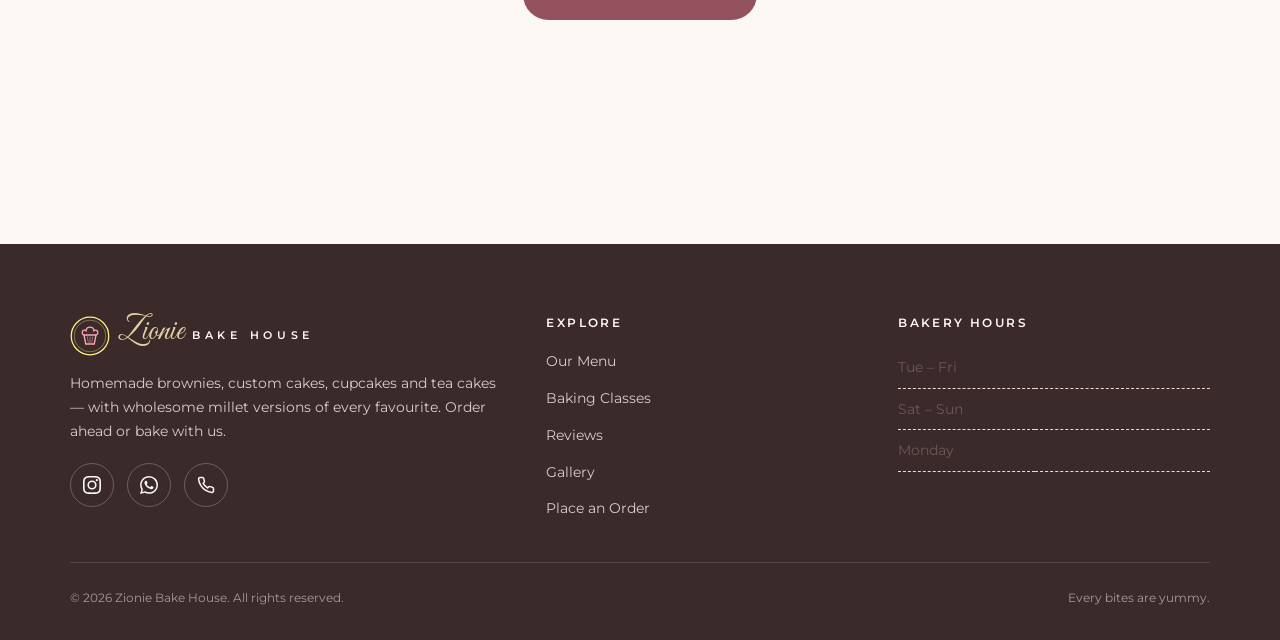
<file: reviews.html>
<!DOCTYPE html>
<html lang="en">
<head>
  <meta charset="UTF-8" />
  <meta name="viewport" content="width=device-width, initial-scale=1" />
  <title>Reviews — Zionie Bake House | Real Bakes, Happy Customers</title>
  <meta name="description" content="See real bakes from Zionie Bake House — custom birthday cakes, brownies, cupcakes and donuts — and what our customers say about them." />
  <link rel="stylesheet" href="css/styles.css" />
  <link rel="icon" href="data:image/svg+xml,<svg xmlns='http://www.w3.org/2000/svg' viewBox='0 0 100 100'><text y='0.9em' font-size='90'>🧁</text></svg>" />
</head>
<body>
  <a class="skip-link" href="#main">Skip to content</a>

  <header class="site-header">
    <div class="container nav-bar">
      <a href="index.html" class="brand" aria-label="Zionie Bake House — home">
        <svg class="brand-mark" viewBox="0 0 48 48" fill="none" aria-hidden="true">
          <circle cx="24" cy="24" r="22.5" stroke="#C6A15B" stroke-width="1.5"/>
          <circle cx="24" cy="24" r="19" stroke="#C6A15B" stroke-width="0.75" opacity="0.6"/>
          <path d="M16.2 22.6c-1.6-1-2.1-3.1-.9-4.6 1-1.2 2.9-1.3 4-.3.2-2.5 2.3-4.4 4.7-4.4s4.5 1.9 4.7 4.4c1.1-1 3-.9 4 .3 1.2 1.5.7 3.6-.9 4.6" stroke="#94525E" stroke-width="1.6" stroke-linecap="round"/>
          <path d="M16.8 22.8h14.4l-2.1 10.8H18.9z" stroke="#94525E" stroke-width="1.6" stroke-linejoin="round"/>
          <path d="M20.7 24.4l1.3 7.6M27.3 24.4L26 32M24 24.4v7.8" stroke="#94525E" stroke-width="1" opacity="0.65"/>
        </svg>
        <span class="brand-script">Zionie</span>
        <span class="brand-caps">Bake House</span>
      </a>
      <button class="nav-toggle" aria-expanded="false" aria-label="Toggle navigation menu" aria-controls="nav-menu">
        <span></span><span></span><span></span>
      </button>
      <ul class="nav-links" id="nav-menu">
        <li><a href="index.html">Home</a></li>
        <li><a href="menu.html">Menu</a></li>
        <li><a href="classes.html">Classes</a></li>
        <li><a href="reviews.html" aria-current="page">Reviews</a></li>
        <li><a href="gallery.html">Gallery</a></li>
        <li><a href="contact.html">Contact</a></li>
        <li><a href="contact.html" class="btn btn-primary">Order Now</a></li>
      </ul>
    </div>
  </header>

  <main id="main">
    <section class="page-hero">
      <div class="container reveal">
        <span class="script-accent">Straight from our ovens</span>
        <h1>Real Bakes, Happy People</h1>
        <p>No stock photos here — every picture below is a real Zionie bake that went home with a real customer. Here's what they had to say.</p>
        <hr class="gold-rule" />
      </div>
    </section>

    <section class="section" style="padding-top:1rem">
      <div class="container">
        <div class="card-grid" data-stagger="100">

          <article class="card review-card reveal">
            <img class="photo" src="images/review-kitkat-cake.jpg" alt="Death by Chocolate slab cake bordered with KitKat fingers, chocolate eggs and wafer rolls" loading="lazy" onerror="this.style.display='none'" />
            <div class="card-body">
              <div class="stars" aria-label="5 out of 5 stars">
                <svg viewBox="0 0 24 24" fill="currentColor" aria-hidden="true"><path d="M12 2l2.9 6.3 6.9.8-5.1 4.7 1.4 6.8L12 17.2 5.9 20.6l1.4-6.8L2.2 9.1l6.9-.8L12 2z"/></svg>
                <svg viewBox="0 0 24 24" fill="currentColor" aria-hidden="true"><path d="M12 2l2.9 6.3 6.9.8-5.1 4.7 1.4 6.8L12 17.2 5.9 20.6l1.4-6.8L2.2 9.1l6.9-.8L12 2z"/></svg>
                <svg viewBox="0 0 24 24" fill="currentColor" aria-hidden="true"><path d="M12 2l2.9 6.3 6.9.8-5.1 4.7 1.4 6.8L12 17.2 5.9 20.6l1.4-6.8L2.2 9.1l6.9-.8L12 2z"/></svg>
                <svg viewBox="0 0 24 24" fill="currentColor" aria-hidden="true"><path d="M12 2l2.9 6.3 6.9.8-5.1 4.7 1.4 6.8L12 17.2 5.9 20.6l1.4-6.8L2.2 9.1l6.9-.8L12 2z"/></svg>
                <svg viewBox="0 0 24 24" fill="currentColor" aria-hidden="true"><path d="M12 2l2.9 6.3 6.9.8-5.1 4.7 1.4 6.8L12 17.2 5.9 20.6l1.4-6.8L2.2 9.1l6.9-.8L12 2z"/></svg>
              </div>
              <blockquote>"Ordered the Death by Chocolate slab for our office party — KitKat border, chocolate eggs, wafer rolls, pure indulgence. It vanished in fifteen minutes flat."</blockquote>
              <cite>— Office party order</cite>
            </div>
          </article>

          <article class="card review-card reveal">
            <img class="photo" src="images/review-brownies.jpg" alt="Nine chocolate chip brownie squares with shiny crackly tops, fresh from the tin" loading="lazy" onerror="this.style.display='none'" />
            <div class="card-body">
              <div class="stars" aria-label="5 out of 5 stars">
                <svg viewBox="0 0 24 24" fill="currentColor" aria-hidden="true"><path d="M12 2l2.9 6.3 6.9.8-5.1 4.7 1.4 6.8L12 17.2 5.9 20.6l1.4-6.8L2.2 9.1l6.9-.8L12 2z"/></svg>
                <svg viewBox="0 0 24 24" fill="currentColor" aria-hidden="true"><path d="M12 2l2.9 6.3 6.9.8-5.1 4.7 1.4 6.8L12 17.2 5.9 20.6l1.4-6.8L2.2 9.1l6.9-.8L12 2z"/></svg>
                <svg viewBox="0 0 24 24" fill="currentColor" aria-hidden="true"><path d="M12 2l2.9 6.3 6.9.8-5.1 4.7 1.4 6.8L12 17.2 5.9 20.6l1.4-6.8L2.2 9.1l6.9-.8L12 2z"/></svg>
                <svg viewBox="0 0 24 24" fill="currentColor" aria-hidden="true"><path d="M12 2l2.9 6.3 6.9.8-5.1 4.7 1.4 6.8L12 17.2 5.9 20.6l1.4-6.8L2.2 9.1l6.9-.8L12 2z"/></svg>
                <svg viewBox="0 0 24 24" fill="currentColor" aria-hidden="true"><path d="M12 2l2.9 6.3 6.9.8-5.1 4.7 1.4 6.8L12 17.2 5.9 20.6l1.4-6.8L2.2 9.1l6.9-.8L12 2z"/></svg>
              </div>
              <blockquote>"Those chocolate chip brownies are dangerous. Crackly top, gooey middle, real chocolate in every bite. I've stopped trying other bakeries."</blockquote>
              <cite>— Brownie box regular</cite>
            </div>
          </article>

          <article class="card review-card reveal">
            <img class="photo" src="images/review-anniversary-cake.jpg" alt="Round chocolate anniversary cake ringed with almonds, gold pearls and a golden Happy Anniversary topper" loading="lazy" onerror="this.style.display='none'" />
            <div class="card-body">
              <div class="stars" aria-label="5 out of 5 stars">
                <svg viewBox="0 0 24 24" fill="currentColor" aria-hidden="true"><path d="M12 2l2.9 6.3 6.9.8-5.1 4.7 1.4 6.8L12 17.2 5.9 20.6l1.4-6.8L2.2 9.1l6.9-.8L12 2z"/></svg>
                <svg viewBox="0 0 24 24" fill="currentColor" aria-hidden="true"><path d="M12 2l2.9 6.3 6.9.8-5.1 4.7 1.4 6.8L12 17.2 5.9 20.6l1.4-6.8L2.2 9.1l6.9-.8L12 2z"/></svg>
                <svg viewBox="0 0 24 24" fill="currentColor" aria-hidden="true"><path d="M12 2l2.9 6.3 6.9.8-5.1 4.7 1.4 6.8L12 17.2 5.9 20.6l1.4-6.8L2.2 9.1l6.9-.8L12 2z"/></svg>
                <svg viewBox="0 0 24 24" fill="currentColor" aria-hidden="true"><path d="M12 2l2.9 6.3 6.9.8-5.1 4.7 1.4 6.8L12 17.2 5.9 20.6l1.4-6.8L2.2 9.1l6.9-.8L12 2z"/></svg>
                <svg viewBox="0 0 24 24" fill="currentColor" aria-hidden="true"><path d="M12 2l2.9 6.3 6.9.8-5.1 4.7 1.4 6.8L12 17.2 5.9 20.6l1.4-6.8L2.2 9.1l6.9-.8L12 2z"/></svg>
              </div>
              <blockquote>"Surprised my wife with the almond chocolate cake for our anniversary. The glaze, the gold topper, the taste — she thought it came from a five-star bakery."</blockquote>
              <cite>— Anniversary surprise</cite>
            </div>
          </article>

          <article class="card review-card reveal">
            <img class="photo" src="images/review-brownie-stack.jpg" alt="Three-tier birthday cake made of stacked brownie layers with chocolate drizzle, gold pearls and red hearts" loading="lazy" onerror="this.style.display='none'" />
            <div class="card-body">
              <div class="stars" aria-label="5 out of 5 stars">
                <svg viewBox="0 0 24 24" fill="currentColor" aria-hidden="true"><path d="M12 2l2.9 6.3 6.9.8-5.1 4.7 1.4 6.8L12 17.2 5.9 20.6l1.4-6.8L2.2 9.1l6.9-.8L12 2z"/></svg>
                <svg viewBox="0 0 24 24" fill="currentColor" aria-hidden="true"><path d="M12 2l2.9 6.3 6.9.8-5.1 4.7 1.4 6.8L12 17.2 5.9 20.6l1.4-6.8L2.2 9.1l6.9-.8L12 2z"/></svg>
                <svg viewBox="0 0 24 24" fill="currentColor" aria-hidden="true"><path d="M12 2l2.9 6.3 6.9.8-5.1 4.7 1.4 6.8L12 17.2 5.9 20.6l1.4-6.8L2.2 9.1l6.9-.8L12 2z"/></svg>
                <svg viewBox="0 0 24 24" fill="currentColor" aria-hidden="true"><path d="M12 2l2.9 6.3 6.9.8-5.1 4.7 1.4 6.8L12 17.2 5.9 20.6l1.4-6.8L2.2 9.1l6.9-.8L12 2z"/></svg>
                <svg viewBox="0 0 24 24" fill="currentColor" aria-hidden="true"><path d="M12 2l2.9 6.3 6.9.8-5.1 4.7 1.4 6.8L12 17.2 5.9 20.6l1.4-6.8L2.2 9.1l6.9-.8L12 2z"/></svg>
              </div>
              <blockquote>"Asked for something different for my husband's birthday and got a three-tier cake made entirely of brownies. Best decision ever — it was the talk of the party."</blockquote>
              <cite>— Brownie stack birthday</cite>
            </div>
          </article>

          <article class="card review-card reveal">
            <img class="photo" src="images/review-almond-birthday.jpg" alt="Square chocolate birthday cake with glossy ganache, almond flakes and a gold Happy Birthday topper" loading="lazy" onerror="this.style.display='none'" />
            <div class="card-body">
              <div class="stars" aria-label="5 out of 5 stars">
                <svg viewBox="0 0 24 24" fill="currentColor" aria-hidden="true"><path d="M12 2l2.9 6.3 6.9.8-5.1 4.7 1.4 6.8L12 17.2 5.9 20.6l1.4-6.8L2.2 9.1l6.9-.8L12 2z"/></svg>
                <svg viewBox="0 0 24 24" fill="currentColor" aria-hidden="true"><path d="M12 2l2.9 6.3 6.9.8-5.1 4.7 1.4 6.8L12 17.2 5.9 20.6l1.4-6.8L2.2 9.1l6.9-.8L12 2z"/></svg>
                <svg viewBox="0 0 24 24" fill="currentColor" aria-hidden="true"><path d="M12 2l2.9 6.3 6.9.8-5.1 4.7 1.4 6.8L12 17.2 5.9 20.6l1.4-6.8L2.2 9.1l6.9-.8L12 2z"/></svg>
                <svg viewBox="0 0 24 24" fill="currentColor" aria-hidden="true"><path d="M12 2l2.9 6.3 6.9.8-5.1 4.7 1.4 6.8L12 17.2 5.9 20.6l1.4-6.8L2.2 9.1l6.9-.8L12 2z"/></svg>
                <svg viewBox="0 0 24 24" fill="currentColor" aria-hidden="true"><path d="M12 2l2.9 6.3 6.9.8-5.1 4.7 1.4 6.8L12 17.2 5.9 20.6l1.4-6.8L2.2 9.1l6.9-.8L12 2z"/></svg>
              </div>
              <blockquote>"The almond chocolate birthday cake was rich without being overly sweet, and that glossy ganache finish looked straight out of a magazine."</blockquote>
              <cite>— Birthday order</cite>
            </div>
          </article>

          <article class="card review-card reveal">
            <div class="pastry-visual tile-pistache photo" role="img" aria-label="Illustration of a ragi millet stalk">
              <svg viewBox="0 0 120 120" fill="none" stroke="currentColor" stroke-width="2.4" stroke-linecap="round" stroke-linejoin="round" aria-hidden="true" style="width:32%"><path d="M60 104V56"/><circle cx="60" cy="38" r="7"/><circle cx="47" cy="46" r="6"/><circle cx="73" cy="46" r="6"/><circle cx="42" cy="58" r="5"/><circle cx="78" cy="58" r="5"/><circle cx="60" cy="52" r="6"/><path d="M60 68c-8 2-14 8-16 16M60 76c6 2 10 6 12 12"/></svg>
            </div>
            <div class="card-body">
              <div class="stars" aria-label="5 out of 5 stars">
                <svg viewBox="0 0 24 24" fill="currentColor" aria-hidden="true"><path d="M12 2l2.9 6.3 6.9.8-5.1 4.7 1.4 6.8L12 17.2 5.9 20.6l1.4-6.8L2.2 9.1l6.9-.8L12 2z"/></svg>
                <svg viewBox="0 0 24 24" fill="currentColor" aria-hidden="true"><path d="M12 2l2.9 6.3 6.9.8-5.1 4.7 1.4 6.8L12 17.2 5.9 20.6l1.4-6.8L2.2 9.1l6.9-.8L12 2z"/></svg>
                <svg viewBox="0 0 24 24" fill="currentColor" aria-hidden="true"><path d="M12 2l2.9 6.3 6.9.8-5.1 4.7 1.4 6.8L12 17.2 5.9 20.6l1.4-6.8L2.2 9.1l6.9-.8L12 2z"/></svg>
                <svg viewBox="0 0 24 24" fill="currentColor" aria-hidden="true"><path d="M12 2l2.9 6.3 6.9.8-5.1 4.7 1.4 6.8L12 17.2 5.9 20.6l1.4-6.8L2.2 9.1l6.9-.8L12 2z"/></svg>
                <svg viewBox="0 0 24 24" fill="currentColor" aria-hidden="true"><path d="M12 2l2.9 6.3 6.9.8-5.1 4.7 1.4 6.8L12 17.2 5.9 20.6l1.4-6.8L2.2 9.1l6.9-.8L12 2z"/></svg>
              </div>
              <blockquote>"The karuppu kavuni brownie is genius — my health-conscious husband and my chocolate-obsessed son both fight over the last piece."</blockquote>
              <cite>— Millet specials fan</cite>
            </div>
          </article>
        </div>

        <div class="center reveal" style="margin-top:3rem">
          <p class="section-intro" style="margin-inline:auto">Tag us <a href="https://www.instagram.com/zionie_bake_house" target="_blank" rel="noopener">@zionie_bake_house</a> with your Zionie moments and we might feature you here.</p>
          <a href="contact.html" class="btn btn-primary" style="margin-top:0.75rem">Order Your Own</a>
        </div>
      </div>
    </section>
  </main>

  <footer class="site-footer">
    <div class="container">
      <div class="footer-grid">
        <div>
          <a href="index.html" class="brand" aria-label="Zionie Bake House — home">
            <svg class="brand-mark" viewBox="0 0 48 48" fill="none" aria-hidden="true">
              <circle cx="24" cy="24" r="22.5" stroke="#C6A15B" stroke-width="1.5"/>
              <circle cx="24" cy="24" r="19" stroke="#C6A15B" stroke-width="0.75" opacity="0.6"/>
              <path d="M16.2 22.6c-1.6-1-2.1-3.1-.9-4.6 1-1.2 2.9-1.3 4-.3.2-2.5 2.3-4.4 4.7-4.4s4.5 1.9 4.7 4.4c1.1-1 3-.9 4 .3 1.2 1.5.7 3.6-.9 4.6" stroke="#B76E79" stroke-width="1.6" stroke-linecap="round"/>
              <path d="M16.8 22.8h14.4l-2.1 10.8H18.9z" stroke="#B76E79" stroke-width="1.6" stroke-linejoin="round"/>
              <path d="M20.7 24.4l1.3 7.6M27.3 24.4L26 32M24 24.4v7.8" stroke="#B76E79" stroke-width="1" opacity="0.65"/>
            </svg>
            <span class="brand-script">Zionie</span>
            <span class="brand-caps">Bake House</span>
          </a>
          <p style="margin-top:1rem">Homemade brownies, custom cakes, cupcakes and tea cakes — with wholesome millet versions of every favourite. Order ahead or bake with us.</p>
          <div class="social-row">
            <a href="https://www.instagram.com/zionie_bake_house" target="_blank" rel="noopener" aria-label="Zionie Bake House on Instagram"><svg viewBox="0 0 24 24" fill="currentColor" aria-hidden="true"><path d="M12 2.16c3.2 0 3.58.01 4.85.07 1.17.05 1.8.25 2.23.41.56.22.96.48 1.38.9.42.42.68.82.9 1.38.16.42.36 1.06.41 2.23.06 1.27.07 1.65.07 4.85s-.01 3.58-.07 4.85c-.05 1.17-.25 1.8-.41 2.23-.22.56-.48.96-.9 1.38-.42.42-.82.68-1.38.9-.42.16-1.06.36-2.23.41-1.27.06-1.65.07-4.85.07s-3.58-.01-4.85-.07c-1.17-.05-1.8-.25-2.23-.41a3.72 3.72 0 01-1.38-.9c-.42-.42-.68-.82-.9-1.38-.16-.42-.36-1.06-.41-2.23-.06-1.27-.07-1.65-.07-4.85s.01-3.58.07-4.85c.05-1.17.25-1.8.41-2.23.22-.56.48-.96.9-1.38.42-.42.82-.68 1.38-.9.42-.16 1.06-.36 2.23-.41 1.27-.06 1.65-.07 4.85-.07M12 0C8.74 0 8.33.01 7.05.07 5.78.13 4.9.33 4.14.63c-.79.3-1.46.72-2.13 1.38C1.35 2.68.94 3.35.63 4.14.33 4.9.13 5.78.07 7.05.01 8.33 0 8.74 0 12s.01 3.67.07 4.95c.06 1.27.26 2.15.56 2.91.3.79.72 1.46 1.38 2.13.67.66 1.34 1.08 2.13 1.38.76.3 1.64.5 2.91.56 1.28.06 1.69.07 4.95.07s3.67-.01 4.95-.07c1.27-.06 2.15-.26 2.91-.56.79-.3 1.46-.72 2.13-1.38.66-.67 1.08-1.34 1.38-2.13.3-.76.5-1.64.56-2.91.06-1.28.07-1.69.07-4.95s-.01-3.67-.07-4.95c-.06-1.27-.26-2.15-.56-2.91-.3-.79-.72-1.46-1.38-2.13A5.88 5.88 0 0019.86.63c-.76-.3-1.64-.5-2.91-.56C15.67.01 15.26 0 12 0zm0 5.84A6.16 6.16 0 1018.16 12 6.16 6.16 0 0012 5.84zM12 16a4 4 0 114-4 4 4 0 01-4 4zm7.85-10.4a1.44 1.44 0 11-1.44-1.44 1.44 1.44 0 011.44 1.44z"/></svg></a>
            <a href="https://wa.me/917708915271" target="_blank" rel="noopener" aria-label="Chat with Zionie Bake House on WhatsApp"><svg viewBox="0 0 24 24" fill="currentColor" aria-hidden="true"><path d="M17.47 14.38c-.3-.15-1.76-.87-2.03-.97-.27-.1-.47-.15-.67.15-.2.3-.77.97-.94 1.16-.17.2-.35.22-.64.08-.3-.15-1.26-.46-2.39-1.47-.88-.79-1.48-1.76-1.65-2.06-.17-.3-.02-.46.13-.61.13-.13.3-.35.45-.52.15-.17.2-.3.3-.5.1-.2.05-.37-.03-.52-.07-.15-.67-1.61-.92-2.2-.24-.58-.49-.5-.67-.51-.17-.01-.37-.01-.57-.01-.2 0-.52.07-.79.37-.27.3-1.04 1.02-1.04 2.48s1.07 2.87 1.21 3.07c.15.2 2.1 3.2 5.08 4.49.71.31 1.26.49 1.69.63.71.23 1.36.2 1.87.12.57-.09 1.76-.72 2-1.41.25-.7.25-1.29.18-1.41-.08-.13-.28-.2-.57-.35m-5.42 7.4h-.01a9.87 9.87 0 01-5.03-1.38l-.36-.21-3.74.98 1-3.65-.24-.37a9.86 9.86 0 01-1.51-5.26c0-5.45 4.44-9.88 9.89-9.88 2.64 0 5.12 1.03 6.99 2.9a9.82 9.82 0 012.89 6.99c0 5.45-4.43 9.88-9.88 9.88m8.41-18.3A11.82 11.82 0 0012.05 0C5.5 0 .16 5.34.16 11.89c0 2.1.55 4.14 1.59 5.95L.06 24l6.3-1.65a11.88 11.88 0 005.68 1.45c6.56 0 11.9-5.34 11.9-11.9 0-3.18-1.24-6.16-3.48-8.41z"/></svg></a>
            <a href="tel:+917708915271" aria-label="Call Zionie Bake House"><svg viewBox="0 0 24 24" fill="none" stroke="currentColor" stroke-width="2" stroke-linecap="round" stroke-linejoin="round" aria-hidden="true"><path d="M22 16.92v3a2 2 0 01-2.18 2 19.79 19.79 0 01-8.63-3.07 19.5 19.5 0 01-6-6 19.79 19.79 0 01-3.07-8.67A2 2 0 014.11 2h3a2 2 0 012 1.72c.13.96.36 1.9.7 2.81a2 2 0 01-.45 2.11L8.09 9.91a16 16 0 006 6l1.27-1.27a2 2 0 012.11-.45c.91.34 1.85.57 2.81.7A2 2 0 0122 16.92z"/></svg></a>
          </div>
        </div>
        <div>
          <h4>Explore</h4>
          <ul class="footer-links">
            <li><a href="menu.html">Our Menu</a></li>
            <li><a href="classes.html">Baking Classes</a></li>
            <li><a href="reviews.html">Reviews</a></li>
            <li><a href="gallery.html">Gallery</a></li>
            <li><a href="contact.html">Place an Order</a></li>
          </ul>
        </div>
        <div>
          <h4>Bakery Hours</h4>
          <table class="hours-table">
            <tr><td>Tue – Fri</td><td>9:00 – 20:00</td></tr>
            <tr><td>Sat – Sun</td><td>9:00 – 21:00</td></tr>
            <tr><td>Monday</td><td>Closed</td></tr>
          </table>
        </div>
      </div>
      <div class="footer-bottom">
        <span>© <span id="year">2026</span> Zionie Bake House. All rights reserved.</span>
        <span>Every bites are yummy.</span>
      </div>
    </div>
  </footer>

  <script src="js/main.js" defer></script>
</body>
</html>
</file>
<file: css/styles.css>
/* ==========================================================================
   Zione Bakes — Parisian Chic design system
   Blush pink · gold accents · Cormorant Garamond / Montserrat / Great Vibes
   ========================================================================== */

@import url('https://fonts.googleapis.com/css2?family=Cormorant+Garamond:ital,wght@0,400;0,500;0,600;0,700;1,400;1,500&family=Montserrat:wght@300;400;500;600&family=Great+Vibes&display=swap');

:root {
  /* Palette — all text combinations meet WCAG 4.5:1 on their backgrounds */
  --cream: #FDF8F4;
  --cream-deep: #F9EFE8;
  --blush: #F7E8E6;
  --blush-deep: #F0D9D5;
  --rose: #B76E79;
  --rose-deep: #94525E;
  --rose-ink: #7A3E49;
  --gold: #C6A15B;
  --gold-soft: #E3CFA4;
  --ink: #3B2A2A;
  --muted: #6E5757;
  --white: #FFFFFF;

  --font-heading: 'Cormorant Garamond', Georgia, serif;
  --font-body: 'Montserrat', 'Helvetica Neue', sans-serif;
  --font-script: 'Great Vibes', cursive;

  --shadow-soft: 0 8px 30px rgba(59, 42, 42, 0.08);
  --shadow-lift: 0 18px 45px rgba(59, 42, 42, 0.14);
  --radius: 14px;

  --ease-out: cubic-bezier(0.22, 1, 0.36, 1);
  --dur-micro: 220ms;
  --dur-reveal: 700ms;

  /* z-index scale */
  --z-nav: 50;
  --z-toast: 60;
}

/* ---------- Reset & base ---------- */

*, *::before, *::after { box-sizing: border-box; }

html { scroll-behavior: smooth; }

body {
  margin: 0;
  background: var(--cream);
  color: var(--ink);
  font-family: var(--font-body);
  font-size: 16px;
  line-height: 1.7;
  -webkit-font-smoothing: antialiased;
  overflow-x: hidden;
}

img, svg { display: block; max-width: 100%; }

h1, h2, h3, h4 {
  font-family: var(--font-heading);
  font-weight: 500;
  line-height: 1.15;
  margin: 0 0 0.5em;
  color: var(--ink);
}

p { margin: 0 0 1em; }

a { color: var(--rose-deep); }

button { font-family: inherit; }

::selection { background: var(--blush-deep); color: var(--rose-ink); }

/* Accessible focus */
:focus-visible {
  outline: 2px solid var(--rose-deep);
  outline-offset: 3px;
  border-radius: 4px;
}

.skip-link {
  position: absolute;
  left: -9999px;
  top: 0;
  background: var(--ink);
  color: var(--white);
  padding: 12px 20px;
  z-index: 100;
  border-radius: 0 0 8px 0;
}
.skip-link:focus { left: 0; }

.container {
  width: min(1140px, 100% - 3rem);
  margin-inline: auto;
}

/* ---------- Typography helpers ---------- */

.script-accent {
  font-family: var(--font-script);
  font-size: clamp(1.6rem, 3vw, 2.2rem);
  color: var(--rose);
  display: block;
  margin-bottom: 0.35rem;
  line-height: 1.2;
}

.section-title {
  font-size: clamp(2.1rem, 4.5vw, 3.2rem);
  letter-spacing: 0.01em;
}

.section-intro {
  max-width: 58ch;
  color: var(--muted);
}

.center { text-align: center; }
.center .section-intro { margin-inline: auto; }

.gold-rule {
  width: 64px;
  height: 2px;
  border: 0;
  background: linear-gradient(90deg, transparent, var(--gold), transparent);
  margin: 1.4rem auto 0;
}

/* ---------- Buttons ---------- */

.btn {
  display: inline-flex;
  align-items: center;
  justify-content: center;
  gap: 0.55rem;
  min-height: 48px;
  padding: 0.8rem 2rem;
  border-radius: 999px;
  border: 1px solid transparent;
  font-family: var(--font-body);
  font-size: 0.85rem;
  font-weight: 600;
  letter-spacing: 0.14em;
  text-transform: uppercase;
  text-decoration: none;
  cursor: pointer;
  transition: background-color var(--dur-micro) var(--ease-out),
              color var(--dur-micro) var(--ease-out),
              border-color var(--dur-micro) var(--ease-out),
              box-shadow var(--dur-micro) var(--ease-out);
}

.btn-primary {
  background: var(--rose-deep);
  color: var(--white);
}
.btn-primary:hover { background: var(--rose-ink); box-shadow: var(--shadow-soft); }

.btn-outline {
  background: transparent;
  color: var(--rose-deep);
  border-color: var(--rose-deep);
}
.btn-outline:hover { background: var(--rose-deep); color: var(--white); }

.btn-gold {
  background: var(--ink);
  color: var(--cream);
}
.btn-gold:hover { background: #2b1e1e; box-shadow: var(--shadow-soft); }

.btn svg { width: 18px; height: 18px; flex: none; }

/* ---------- Header / nav ---------- */

.site-header {
  position: fixed;
  top: 0;
  left: 0;
  right: 0;
  z-index: var(--z-nav);
  transition: background-color var(--dur-micro) var(--ease-out),
              box-shadow var(--dur-micro) var(--ease-out);
}

.site-header.scrolled {
  background: rgba(253, 248, 244, 0.92);
  backdrop-filter: blur(12px);
  -webkit-backdrop-filter: blur(12px);
  box-shadow: 0 1px 0 rgba(198, 161, 91, 0.25);
}

.nav-bar {
  display: flex;
  align-items: center;
  justify-content: space-between;
  gap: 1rem;
  padding: 1.1rem 0;
}

.brand {
  display: inline-flex;
  align-items: baseline;
  gap: 0.5rem;
  text-decoration: none;
}
.brand-mark {
  width: 40px;
  height: 40px;
  flex: none;
  align-self: center;
}
.site-footer .brand-mark { filter: brightness(1.5); }
.brand .brand-script {
  font-family: var(--font-script);
  font-size: 2rem;
  color: var(--rose-deep);
  line-height: 1;
}
.brand .brand-caps {
  font-family: var(--font-body);
  font-size: 0.7rem;
  font-weight: 600;
  letter-spacing: 0.42em;
  color: var(--ink);
  text-transform: uppercase;
}

.nav-links {
  display: flex;
  align-items: center;
  gap: 2.2rem;
  list-style: none;
  margin: 0;
  padding: 0;
}

.nav-links a:not(.btn) {
  position: relative;
  display: inline-block;
  padding: 0.6rem 0;
  font-size: 0.8rem;
  font-weight: 500;
  letter-spacing: 0.16em;
  text-transform: uppercase;
  text-decoration: none;
  color: var(--ink);
  transition: color var(--dur-micro) var(--ease-out);
}

/* Gold underline that draws in on hover */
.nav-links a:not(.btn)::after {
  content: '';
  position: absolute;
  left: 0;
  bottom: 0.25rem;
  width: 100%;
  height: 1px;
  background: var(--gold);
  transform: scaleX(0);
  transform-origin: left center;
  transition: transform var(--dur-micro) var(--ease-out);
}
.nav-links a:not(.btn):hover { color: var(--rose-deep); }
.nav-links a:not(.btn):hover::after,
.nav-links a:not(.btn)[aria-current="page"]::after { transform: scaleX(1); }
.nav-links a[aria-current="page"] { color: var(--rose-deep); }

.nav-links .btn { min-height: 42px; padding: 0.55rem 1.5rem; }

.nav-toggle {
  display: none;
  width: 48px;
  height: 48px;
  border: 0;
  background: transparent;
  cursor: pointer;
  padding: 12px;
  border-radius: 8px;
}
.nav-toggle span {
  display: block;
  width: 24px;
  height: 2px;
  background: var(--ink);
  margin: 5px 0;
  border-radius: 2px;
  transition: transform var(--dur-micro) var(--ease-out),
              opacity var(--dur-micro) var(--ease-out);
}
.nav-toggle[aria-expanded="true"] span:nth-child(1) { transform: translateY(7px) rotate(45deg); }
.nav-toggle[aria-expanded="true"] span:nth-child(2) { opacity: 0; }
.nav-toggle[aria-expanded="true"] span:nth-child(3) { transform: translateY(-7px) rotate(-45deg); }

@media (max-width: 820px) {
  .nav-toggle { display: block; }
  .nav-links {
    position: absolute;
    top: 100%;
    left: 0;
    right: 0;
    flex-direction: column;
    align-items: stretch;
    gap: 0;
    background: var(--cream);
    border-bottom: 1px solid var(--blush-deep);
    box-shadow: var(--shadow-soft);
    padding: 0.5rem 1.5rem 1.25rem;
    transform: translateY(-8px);
    opacity: 0;
    visibility: hidden;
    transition: transform var(--dur-micro) var(--ease-out),
                opacity var(--dur-micro) var(--ease-out),
                visibility 0s linear var(--dur-micro);
  }
  .nav-links.open {
    transform: translateY(0);
    opacity: 1;
    visibility: visible;
    transition: transform var(--dur-micro) var(--ease-out),
                opacity var(--dur-micro) var(--ease-out);
  }
  .nav-links a:not(.btn) { display: block; padding: 0.9rem 0; }
  .nav-links .btn { margin-top: 0.75rem; }
}

/* ---------- Hero ---------- */

.hero {
  position: relative;
  padding: clamp(9rem, 16vw, 12.5rem) 0 clamp(4rem, 9vw, 7rem);
  background:
    radial-gradient(60rem 30rem at 85% -10%, rgba(240, 217, 213, 0.85), transparent 60%),
    radial-gradient(40rem 24rem at -10% 30%, rgba(227, 207, 164, 0.35), transparent 65%),
    var(--cream);
  overflow: hidden;
}

.hero-grid {
  display: grid;
  grid-template-columns: 1.05fr 0.95fr;
  gap: clamp(2rem, 6vw, 5rem);
  align-items: center;
}

.hero h1 {
  font-size: clamp(2.7rem, 6vw, 4.6rem);
  font-weight: 500;
}
.hero h1 em {
  font-style: italic;
  color: var(--rose-deep);
}

.hero-lede {
  font-size: 1.05rem;
  color: var(--muted);
  max-width: 46ch;
  margin-bottom: 2rem;
}

.hero-ctas { display: flex; flex-wrap: wrap; gap: 1rem; }

.legal-note {
  display: inline-flex;
  align-items: center;
  gap: 0.5rem;
  margin-top: 1.75rem;
  font-size: 0.72rem;
  font-weight: 500;
  letter-spacing: 0.1em;
  text-transform: uppercase;
  color: var(--muted);
}
.legal-note svg { width: 15px; height: 15px; flex: none; color: var(--gold); }

.hero-visual { position: relative; }

.hero-visual .frame {
  position: relative;
  border-radius: 50% 50% var(--radius) var(--radius) / 42% 42% var(--radius) var(--radius);
  overflow: hidden;
  box-shadow: var(--shadow-lift);
  border: 1px solid rgba(198, 161, 91, 0.4);
}

.hero-badge {
  position: absolute;
  bottom: -1.25rem;
  left: -1.25rem;
  background: var(--white);
  border: 1px solid var(--gold-soft);
  border-radius: 999px;
  box-shadow: var(--shadow-soft);
  padding: 0.9rem 1.4rem;
  display: flex;
  align-items: center;
  gap: 0.7rem;
}
.hero-badge svg { width: 26px; height: 26px; color: var(--gold); }
.hero-badge strong {
  display: block;
  font-family: var(--font-heading);
  font-size: 1.15rem;
  line-height: 1.2;
}
.hero-badge small { color: var(--muted); font-size: 0.72rem; letter-spacing: 0.08em; text-transform: uppercase; }

@media (max-width: 820px) {
  .hero-grid { grid-template-columns: 1fr; }
  .hero-visual { max-width: 420px; margin-inline: auto; }
  .hero-badge { left: 0.5rem; }
}

/* Floating decorative sparkles (disabled under reduced motion) */
.float-decor {
  position: absolute;
  color: var(--gold);
  opacity: 0.55;
  pointer-events: none;
  animation: floaty 7s ease-in-out infinite;
}
.float-decor.d2 { animation-delay: -2.5s; }
.float-decor.d3 { animation-delay: -5s; }

@keyframes floaty {
  0%, 100% { transform: translateY(0) rotate(0deg); }
  50%      { transform: translateY(-14px) rotate(6deg); }
}

/* ---------- Marquee ribbon ---------- */

.ribbon {
  background: var(--ink);
  color: var(--cream);
  overflow: hidden;
  padding: 0.85rem 0;
}
.ribbon-track {
  display: flex;
  gap: 3rem;
  width: max-content;
  animation: ribbon-scroll 30s linear infinite;
}
.ribbon span {
  display: inline-flex;
  align-items: center;
  gap: 3rem;
  font-family: var(--font-heading);
  font-style: italic;
  font-size: 1.05rem;
  letter-spacing: 0.06em;
  white-space: nowrap;
}
.ribbon .dot { color: var(--gold); font-style: normal; }

@keyframes ribbon-scroll {
  from { transform: translateX(0); }
  to   { transform: translateX(-50%); }
}

/* ---------- Sections ---------- */

.section { padding: clamp(4rem, 9vw, 7rem) 0; }
.section.blush { background: linear-gradient(180deg, var(--cream) 0%, var(--blush) 18%, var(--blush) 82%, var(--cream) 100%); }
.section-head { margin-bottom: clamp(2.25rem, 5vw, 3.5rem); }

/* ---------- Cards ---------- */

.card-grid {
  display: grid;
  grid-template-columns: repeat(auto-fit, minmax(255px, 1fr));
  gap: 1.75rem;
}

.card {
  background: var(--white);
  border: 1px solid rgba(198, 161, 91, 0.25);
  border-radius: var(--radius);
  overflow: hidden;
  box-shadow: var(--shadow-soft);
  transition: box-shadow var(--dur-micro) var(--ease-out),
              transform var(--dur-micro) var(--ease-out),
              border-color var(--dur-micro) var(--ease-out);
}
a.card { text-decoration: none; color: inherit; cursor: pointer; }
.card:hover {
  box-shadow: var(--shadow-lift);
  border-color: rgba(198, 161, 91, 0.55);
  transform: translateY(-4px);
}

.card-body { padding: 1.5rem 1.6rem 1.75rem; }
.card-body h3 { font-size: 1.5rem; margin-bottom: 0.35rem; }
.card-body .price {
  font-family: var(--font-heading);
  font-size: 1.15rem;
  color: var(--rose-deep);
}
.card-body p { color: var(--muted); font-size: 0.92rem; margin-bottom: 0; }

.card-tag {
  display: inline-block;
  font-size: 0.68rem;
  font-weight: 600;
  letter-spacing: 0.16em;
  text-transform: uppercase;
  color: var(--rose-ink);
  background: var(--blush);
  border-radius: 999px;
  padding: 0.3rem 0.8rem;
  margin-bottom: 0.8rem;
}

/* Pastry visual tiles (CSS-art placeholders for photography) */
.pastry-visual {
  position: relative;
  aspect-ratio: 4 / 3;
  display: grid;
  place-items: center;
  overflow: hidden;
}
.pastry-visual svg { width: 42%; height: auto; color: rgba(59, 42, 42, 0.55); }
.hero-visual .pastry-visual svg { width: 58%; }
.pastry-visual::after {
  content: '';
  position: absolute;
  inset: 10px;
  border: 1px solid rgba(255, 255, 255, 0.55);
  border-radius: 10px;
  pointer-events: none;
}

.tile-rose     { background: radial-gradient(120% 120% at 20% 15%, #FBEDEA 0%, #F2D8D3 55%, #E8C3BE 100%); }
.tile-vanilla  { background: radial-gradient(120% 120% at 80% 10%, #FDF6E9 0%, #F3E3C2 55%, #E7D0A2 100%); }
.tile-pistache { background: radial-gradient(120% 120% at 25% 80%, #F2F4E6 0%, #DDE4C6 55%, #C9D3A9 100%); }
.tile-choco    { background: radial-gradient(120% 120% at 70% 80%, #F1E4DC 0%, #E0C6B6 55%, #C9A48E 100%); }
.tile-berry    { background: radial-gradient(120% 120% at 30% 20%, #F9E7EE 0%, #EFC9D8 55%, #E0AABF 100%); }
.tile-caramel  { background: radial-gradient(120% 120% at 75% 25%, #FAEEDC 0%, #EED7B2 55%, #DDBB88 100%); }

/* ---------- Feature / story split ---------- */

.split {
  display: grid;
  grid-template-columns: 1fr 1fr;
  gap: clamp(2rem, 6vw, 5rem);
  align-items: center;
}
@media (max-width: 820px) { .split { grid-template-columns: 1fr; } }

.split .frame {
  border-radius: var(--radius);
  overflow: hidden;
  box-shadow: var(--shadow-lift);
  border: 1px solid rgba(198, 161, 91, 0.35);
}

.feature-list { list-style: none; margin: 1.5rem 0 2rem; padding: 0; display: grid; gap: 1.1rem; }
.feature-list li { display: flex; gap: 0.9rem; align-items: flex-start; }
.feature-list svg { width: 22px; height: 22px; flex: none; color: var(--gold); margin-top: 3px; }
.feature-list strong { display: block; font-family: var(--font-heading); font-size: 1.2rem; font-weight: 600; }
.feature-list span { color: var(--muted); font-size: 0.92rem; }

/* ---------- Stats ---------- */

.stats {
  display: grid;
  grid-template-columns: repeat(auto-fit, minmax(150px, 1fr));
  gap: 1.5rem;
  text-align: center;
}
.stats .stat strong {
  display: block;
  font-family: var(--font-heading);
  font-size: clamp(2.2rem, 4vw, 3rem);
  color: var(--rose-deep);
  line-height: 1.1;
}
.stats .stat span {
  font-size: 0.75rem;
  font-weight: 600;
  letter-spacing: 0.18em;
  text-transform: uppercase;
  color: var(--muted);
}

/* ---------- Testimonials ---------- */

.quote-card {
  background: var(--white);
  border-radius: var(--radius);
  border: 1px solid rgba(198, 161, 91, 0.25);
  box-shadow: var(--shadow-soft);
  padding: 2rem;
  display: flex;
  flex-direction: column;
  gap: 1.1rem;
  height: 100%;
}
.quote-card .stars { display: flex; gap: 4px; color: var(--gold); }
.quote-card .stars svg { width: 16px; height: 16px; }
.quote-card blockquote {
  margin: 0;
  font-family: var(--font-heading);
  font-style: italic;
  font-size: 1.15rem;
  line-height: 1.5;
}
.quote-card cite {
  font-style: normal;
  font-size: 0.8rem;
  font-weight: 600;
  letter-spacing: 0.12em;
  text-transform: uppercase;
  color: var(--muted);
}

/* ---------- Review cards (photo + quote) ---------- */

.review-card { display: flex; flex-direction: column; }
.review-card .photo {
  width: 100%;
  aspect-ratio: 4 / 3;
  object-fit: cover;
  display: block;
  background: var(--blush);
}
.review-card .card-body { display: flex; flex-direction: column; gap: 0.8rem; flex: 1; }
.review-card blockquote {
  margin: 0;
  font-family: var(--font-heading);
  font-style: italic;
  font-size: 1.12rem;
  line-height: 1.5;
}
.review-card cite {
  font-style: normal;
  font-size: 0.78rem;
  font-weight: 600;
  letter-spacing: 0.12em;
  text-transform: uppercase;
  color: var(--muted);
  margin-top: auto;
}
.review-card .stars { display: flex; gap: 4px; color: var(--gold); }
.review-card .stars svg { width: 15px; height: 15px; }

/* ---------- Flavour chips (custom cakes) ---------- */

.flavour-grid {
  display: grid;
  grid-template-columns: repeat(auto-fit, minmax(170px, 1fr));
  gap: 0.9rem;
  margin: 1.75rem 0;
}
.flavour-chip {
  display: flex;
  align-items: center;
  gap: 0.7rem;
  background: var(--white);
  border: 1px solid rgba(198, 161, 91, 0.3);
  border-radius: 999px;
  padding: 0.7rem 1.2rem;
  font-family: var(--font-heading);
  font-size: 1.08rem;
  font-weight: 600;
  color: var(--ink);
  box-shadow: var(--shadow-soft);
}
.flavour-chip svg { width: 16px; height: 16px; flex: none; color: var(--rose); }

/* ---------- Class cards ---------- */

.class-card { display: flex; flex-direction: column; }
.class-card .card-body { display: flex; flex-direction: column; gap: 0.9rem; flex: 1; }
.class-meta {
  display: grid;
  gap: 0.5rem;
  padding: 0;
  margin: 0;
  list-style: none;
  font-size: 0.85rem;
  color: var(--muted);
}
.class-meta li { display: flex; align-items: center; gap: 0.6rem; }
.class-meta svg { width: 16px; height: 16px; flex: none; color: var(--rose); }
.class-card .btn { margin-top: auto; align-self: flex-start; }

.level-badge {
  position: absolute;
  top: 12px;
  right: 12px;
  z-index: 1;
  background: rgba(255, 255, 255, 0.92);
  border: 1px solid var(--gold-soft);
  color: var(--rose-ink);
  font-size: 0.65rem;
  font-weight: 600;
  letter-spacing: 0.14em;
  text-transform: uppercase;
  padding: 0.35rem 0.8rem;
  border-radius: 999px;
}

/* ---------- Forms ---------- */

.form-shell {
  background: var(--white);
  border: 1px solid rgba(198, 161, 91, 0.3);
  border-radius: var(--radius);
  box-shadow: var(--shadow-soft);
  padding: clamp(1.75rem, 4vw, 2.75rem);
}

.form-grid { display: grid; grid-template-columns: 1fr 1fr; gap: 1.25rem; }
.form-grid .full { grid-column: 1 / -1; }
@media (max-width: 640px) { .form-grid { grid-template-columns: 1fr; } }

.field label {
  display: block;
  font-size: 0.72rem;
  font-weight: 600;
  letter-spacing: 0.14em;
  text-transform: uppercase;
  color: var(--ink);
  margin-bottom: 0.45rem;
}
.field label .req { color: var(--rose-deep); }

.field input,
.field select,
.field textarea {
  width: 100%;
  min-height: 48px;
  padding: 0.75rem 1rem;
  font-family: var(--font-body);
  font-size: 1rem;
  color: var(--ink);
  background: var(--cream);
  border: 1px solid var(--blush-deep);
  border-radius: 10px;
  transition: border-color var(--dur-micro) var(--ease-out),
              box-shadow var(--dur-micro) var(--ease-out);
}
.field textarea { resize: vertical; min-height: 120px; }
.field input:focus,
.field select:focus,
.field textarea:focus {
  outline: none;
  border-color: var(--rose);
  box-shadow: 0 0 0 3px rgba(183, 110, 121, 0.18);
}
.field select { cursor: pointer; appearance: none;
  background-image: url("data:image/svg+xml,%3Csvg xmlns='http://www.w3.org/2000/svg' width='12' height='8' viewBox='0 0 12 8'%3E%3Cpath d='M1 1l5 5 5-5' fill='none' stroke='%236E5757' stroke-width='1.6' stroke-linecap='round'/%3E%3C/svg%3E");
  background-repeat: no-repeat;
  background-position: right 1rem center;
  padding-right: 2.5rem;
}

.field .hint { font-size: 0.78rem; color: var(--muted); margin-top: 0.35rem; }

.field-error {
  display: none;
  font-size: 0.78rem;
  color: #A13A3A;
  margin-top: 0.35rem;
}
.field.invalid input,
.field.invalid select,
.field.invalid textarea { border-color: #C46A6A; }
.field.invalid .field-error { display: block; }

.form-actions { display: flex; flex-wrap: wrap; gap: 1rem; align-items: center; margin-top: 1.75rem; }
.form-note { font-size: 0.8rem; color: var(--muted); }

.form-success {
  display: none;
  margin-top: 1.5rem;
  background: #F2F7EE;
  border: 1px solid #BCD4AC;
  color: #3E5A2E;
  border-radius: 10px;
  padding: 1rem 1.25rem;
  font-size: 0.9rem;
}
.form-success.visible { display: block; }

/* ---------- Contact info panel ---------- */

.contact-grid {
  display: grid;
  grid-template-columns: 0.85fr 1.15fr;
  gap: clamp(2rem, 5vw, 4rem);
  align-items: start;
}
@media (max-width: 900px) { .contact-grid { grid-template-columns: 1fr; } }

.info-list { list-style: none; margin: 2rem 0; padding: 0; display: grid; gap: 1.4rem; }
.info-list li { display: flex; gap: 1rem; align-items: flex-start; }
.info-list .icon-disc {
  width: 46px;
  height: 46px;
  flex: none;
  display: grid;
  place-items: center;
  background: var(--blush);
  border: 1px solid var(--gold-soft);
  border-radius: 50%;
  color: var(--rose-deep);
}
.info-list .icon-disc svg { width: 20px; height: 20px; }
.info-list strong { display: block; font-family: var(--font-heading); font-size: 1.15rem; font-weight: 600; }
.info-list span, .info-list a { color: var(--muted); font-size: 0.92rem; }

.hours-table { width: 100%; border-collapse: collapse; font-size: 0.9rem; }
.hours-table td { padding: 0.5rem 0; border-bottom: 1px dashed var(--blush-deep); color: var(--muted); }
.hours-table td:last-child { text-align: right; color: var(--ink); font-weight: 500; }

/* ---------- CTA band ---------- */

.cta-band {
  position: relative;
  background:
    radial-gradient(50rem 22rem at 15% 0%, rgba(183, 110, 121, 0.35), transparent 60%),
    radial-gradient(40rem 20rem at 90% 100%, rgba(198, 161, 91, 0.3), transparent 60%),
    var(--ink);
  color: var(--cream);
  border-radius: calc(var(--radius) + 6px);
  padding: clamp(2.75rem, 7vw, 4.5rem);
  text-align: center;
  overflow: hidden;
}
.cta-band h2 { color: var(--cream); font-size: clamp(2rem, 4.5vw, 3rem); }
.cta-band p { color: rgba(253, 248, 244, 0.75); max-width: 52ch; margin: 0 auto 2rem; }
.cta-band .script-accent { color: var(--gold-soft); }

/* ---------- FAQ ---------- */

.faq { max-width: 760px; margin-inline: auto; }
.faq details {
  background: var(--white);
  border: 1px solid rgba(198, 161, 91, 0.25);
  border-radius: 12px;
  margin-bottom: 0.9rem;
  overflow: hidden;
}
.faq summary {
  cursor: pointer;
  list-style: none;
  display: flex;
  justify-content: space-between;
  align-items: center;
  gap: 1rem;
  padding: 1.1rem 1.4rem;
  font-family: var(--font-heading);
  font-size: 1.2rem;
  font-weight: 600;
  min-height: 48px;
}
.faq summary::-webkit-details-marker { display: none; }
.faq summary::after {
  content: '+';
  font-family: var(--font-body);
  font-size: 1.2rem;
  color: var(--gold);
  transition: transform var(--dur-micro) var(--ease-out);
}
.faq details[open] summary::after { transform: rotate(45deg); }
.faq details p { padding: 0 1.4rem 1.2rem; margin: 0; color: var(--muted); font-size: 0.92rem; }

/* ---------- Footer ---------- */

.site-footer {
  background: var(--ink);
  color: rgba(253, 248, 244, 0.8);
  padding: clamp(3rem, 6vw, 4.5rem) 0 2rem;
  margin-top: clamp(4rem, 9vw, 7rem);
}
.footer-grid {
  display: grid;
  grid-template-columns: 1.4fr 1fr 1fr;
  gap: 2.5rem;
  margin-bottom: 2.5rem;
}
@media (max-width: 820px) { .footer-grid { grid-template-columns: 1fr; } }

.site-footer .brand .brand-script { color: var(--gold-soft); }
.site-footer .brand .brand-caps { color: var(--cream); }
.site-footer p { font-size: 0.88rem; }

.site-footer h4 {
  color: var(--cream);
  font-family: var(--font-body);
  font-size: 0.75rem;
  font-weight: 600;
  letter-spacing: 0.2em;
  text-transform: uppercase;
  margin-bottom: 1.1rem;
}
.footer-links { list-style: none; margin: 0; padding: 0; display: grid; gap: 0.6rem; }
.footer-links a {
  color: rgba(253, 248, 244, 0.8);
  text-decoration: none;
  font-size: 0.9rem;
  transition: color var(--dur-micro) var(--ease-out);
}
.footer-links a:hover { color: var(--gold-soft); }

.social-row { display: flex; gap: 0.8rem; margin-top: 1.2rem; }
.social-row a {
  width: 44px;
  height: 44px;
  display: grid;
  place-items: center;
  border: 1px solid rgba(253, 248, 244, 0.25);
  border-radius: 50%;
  color: var(--cream);
  transition: border-color var(--dur-micro) var(--ease-out),
              color var(--dur-micro) var(--ease-out),
              background-color var(--dur-micro) var(--ease-out);
}
.social-row a:hover { border-color: var(--gold); color: var(--gold-soft); background: rgba(198, 161, 91, 0.1); }
.social-row svg { width: 18px; height: 18px; }

.footer-bottom {
  border-top: 1px solid rgba(253, 248, 244, 0.15);
  padding-top: 1.5rem;
  display: flex;
  flex-wrap: wrap;
  justify-content: space-between;
  gap: 0.75rem;
  font-size: 0.78rem;
  color: rgba(253, 248, 244, 0.55);
}

/* ---------- Page hero (inner pages) ---------- */

.page-hero {
  padding: clamp(8.5rem, 15vw, 11rem) 0 clamp(3rem, 6vw, 4.5rem);
  background:
    radial-gradient(50rem 24rem at 80% -20%, rgba(240, 217, 213, 0.9), transparent 60%),
    var(--cream);
  text-align: center;
}
.page-hero h1 { font-size: clamp(2.5rem, 5.5vw, 4rem); }
.page-hero p { max-width: 60ch; margin-inline: auto; color: var(--muted); }

/* ---------- Menu filter ---------- */

.filter-row {
  display: flex;
  flex-wrap: wrap;
  justify-content: center;
  gap: 0.7rem;
  margin-bottom: 2.5rem;
}
.filter-btn {
  min-height: 44px;
  padding: 0.55rem 1.4rem;
  border-radius: 999px;
  border: 1px solid var(--blush-deep);
  background: var(--white);
  color: var(--muted);
  font-size: 0.78rem;
  font-weight: 600;
  letter-spacing: 0.12em;
  text-transform: uppercase;
  cursor: pointer;
  transition: background-color var(--dur-micro) var(--ease-out),
              color var(--dur-micro) var(--ease-out),
              border-color var(--dur-micro) var(--ease-out);
}
.filter-btn:hover { border-color: var(--rose); color: var(--rose-deep); }
.filter-btn.active {
  background: var(--rose-deep);
  border-color: var(--rose-deep);
  color: var(--white);
}

.menu-item.hidden { display: none; }

/* ---------- Gallery masonry + lightbox ---------- */

.masonry {
  columns: 3 280px;
  column-gap: 1.4rem;
}
.masonry .gallery-link {
  display: block;
  margin: 0 0 1.4rem;
  border-radius: var(--radius);
  overflow: hidden;
  border: 1px solid rgba(198, 161, 91, 0.25);
  box-shadow: var(--shadow-soft);
  break-inside: avoid;
  cursor: zoom-in;
  transition: box-shadow var(--dur-micro) var(--ease-out),
              border-color var(--dur-micro) var(--ease-out);
}
.masonry .gallery-link:hover {
  box-shadow: var(--shadow-lift);
  border-color: rgba(198, 161, 91, 0.55);
}
.masonry img { width: 100%; display: block; }

.lightbox {
  position: fixed;
  inset: 0;
  z-index: var(--z-toast);
  display: none;
  place-items: center;
  padding: 2rem;
  background: rgba(35, 24, 24, 0.93);
  cursor: zoom-out;
}
.lightbox.open { display: grid; }
.lightbox img {
  max-width: min(960px, 100%);
  max-height: 88vh;
  border-radius: 10px;
  box-shadow: 0 24px 70px rgba(0, 0, 0, 0.5);
}

/* ---------- Scroll reveal ---------- */

.reveal {
  opacity: 0;
  transform: translateY(26px);
  transition: opacity var(--dur-reveal) var(--ease-out),
              transform var(--dur-reveal) var(--ease-out);
  transition-delay: var(--reveal-delay, 0ms);
  will-change: opacity, transform;
}
.reveal.in-view {
  opacity: 1;
  transform: translateY(0);
}

/* ---------- Toast ---------- */

.toast {
  position: fixed;
  bottom: 1.5rem;
  left: 50%;
  transform: translate(-50%, 120%);
  z-index: var(--z-toast);
  background: var(--ink);
  color: var(--cream);
  padding: 0.9rem 1.6rem;
  border-radius: 999px;
  font-size: 0.88rem;
  box-shadow: var(--shadow-lift);
  transition: transform 300ms var(--ease-out);
  max-width: calc(100vw - 2rem);
  text-align: center;
}
.toast.visible { transform: translate(-50%, 0); }

/* ---------- Reduced motion ---------- */

@media (prefers-reduced-motion: reduce) {
  html { scroll-behavior: auto; }
  *, *::before, *::after {
    animation-duration: 0.01ms !important;
    animation-iteration-count: 1 !important;
    transition-duration: 0.01ms !important;
  }
  .reveal { opacity: 1; transform: none; }
  .float-decor { animation: none; }
  .ribbon-track { animation: none; flex-wrap: wrap; width: auto; }
}
</file>
